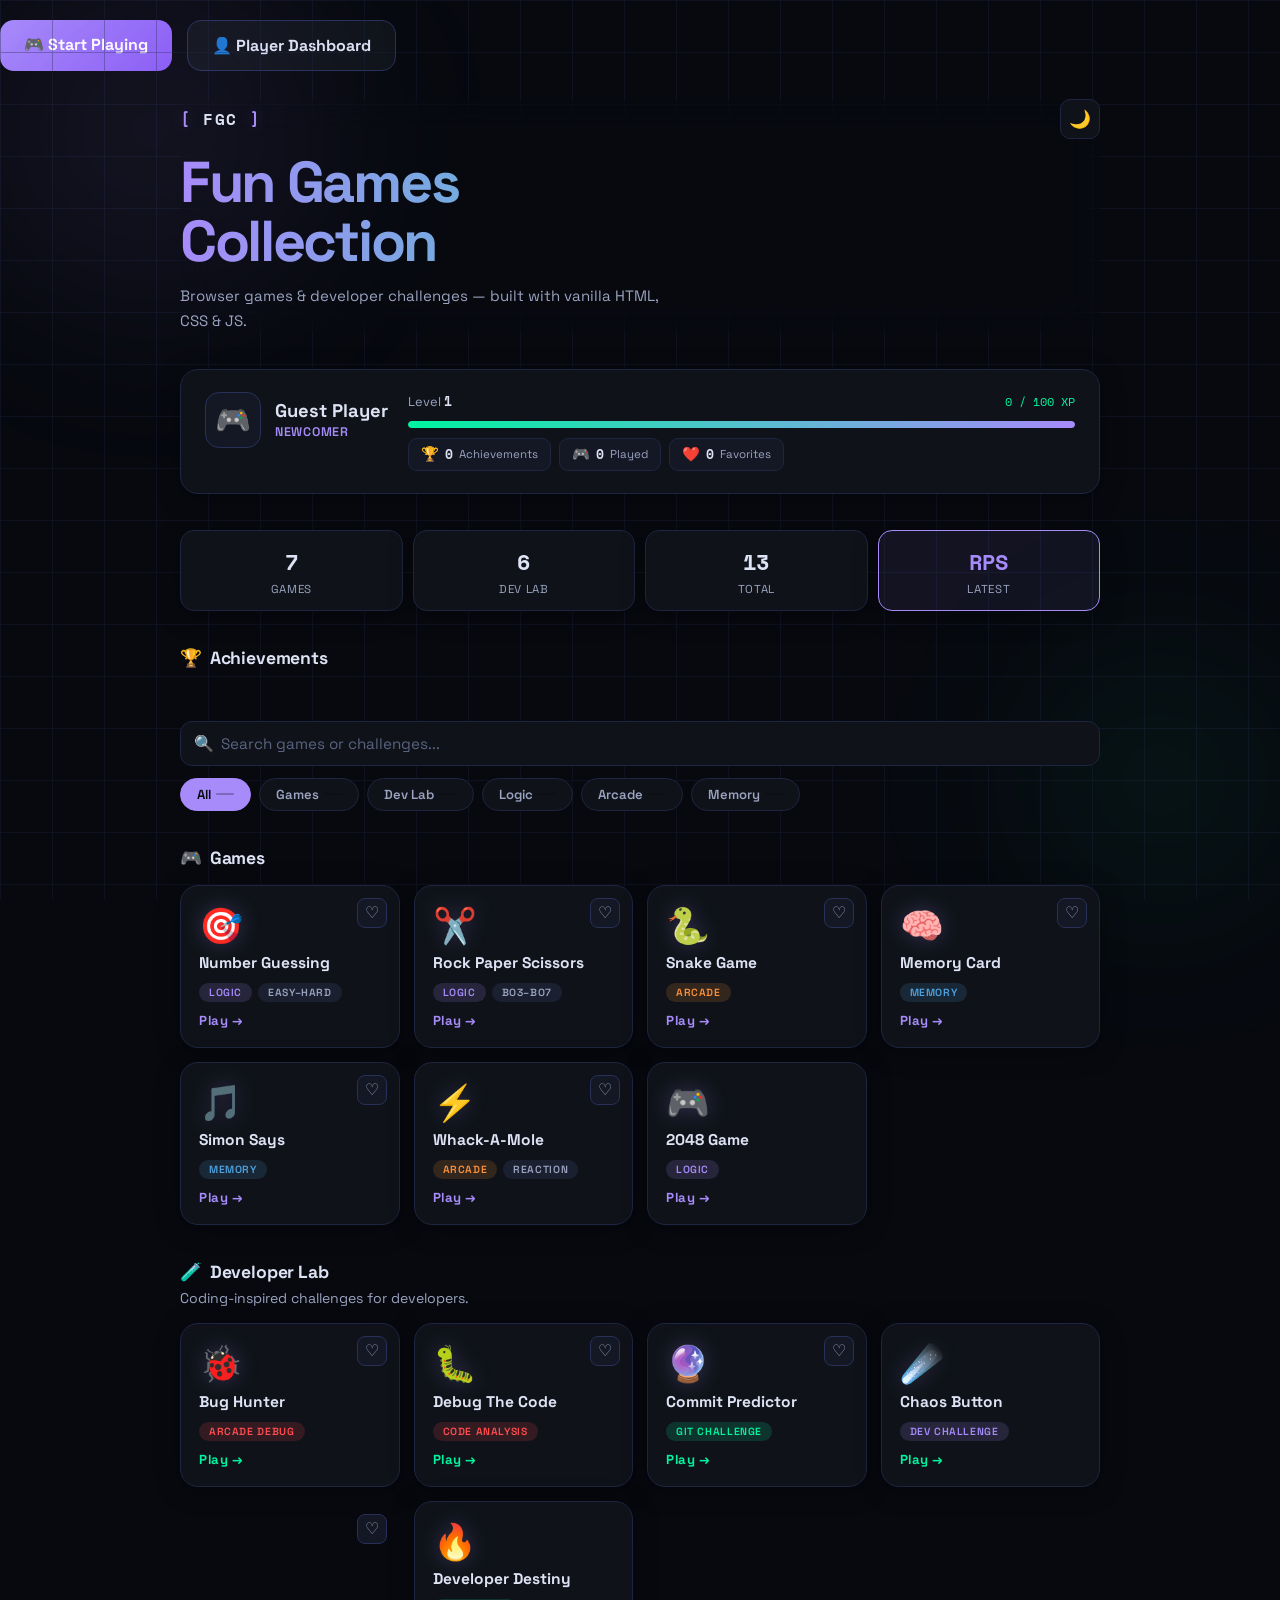
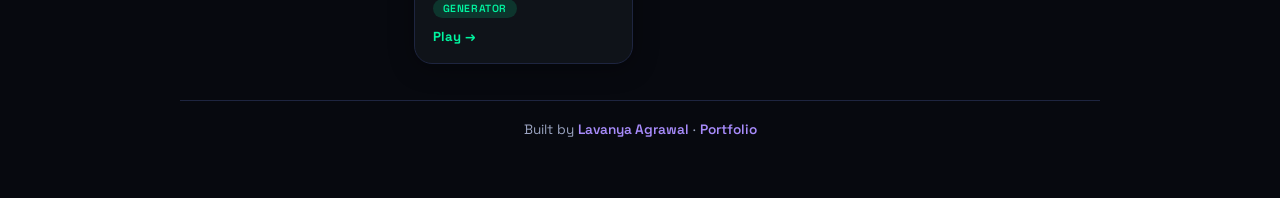
<file: index.html>
<!DOCTYPE html>
<html lang="en" data-theme="dark">
<head>
  <meta charset="UTF-8"/>
  <meta name="viewport" content="width=device-width, initial-scale=1.0"/>
  <title>Fun Games Collection · Lavanya Agrawal</title>
  <section class="hero-actions">
  <a href="#gamesGrid" class="hero-btn primary">🎮 Start Playing</a>
  <a href="#profile" class="hero-btn secondary">👤 Player Dashboard</a>
</section>
  <link rel="preconnect" href="https://fonts.googleapis.com"/>
  <link href="https://fonts.googleapis.com/css2?family=Space+Grotesk:wght@400;500;600;700&family=Space+Mono:wght@400;700&display=swap" rel="stylesheet"/>
  <link rel="stylesheet" href="style.css"/>
</head>
<body>

  <!-- ── AMBIENT BG ── -->
  <div class="ambient-grid" aria-hidden="true"></div>
  <div class="ambient-blob b1" aria-hidden="true"></div>
  <div class="ambient-blob b2" aria-hidden="true"></div>

  <div class="page">

    <!-- ══════════════════════════════════════
         HEADER
    ══════════════════════════════════════ -->
    <header class="hub-header">
      <div class="header-top">
        <div class="brand">
          <span class="brand-bracket">[</span>
          <span class="brand-text">FGC</span>
          <span class="brand-bracket">]</span>
        </div>
        <button id="themeToggle" class="theme-btn" aria-label="Toggle theme" title="Toggle light/dark">
          <span class="theme-icon">🌙</span>
        </button>
      </div>

      <h1 class="hub-title">Fun Games<br/><em>Collection</em></h1>
      <p class="hub-sub">Browser games &amp; developer challenges — built with vanilla HTML, CSS &amp; JS.</p>
    </header>

    <!-- ══════════════════════════════════════
         PLAYER PROFILE + XP
    ══════════════════════════════════════ -->
    <section class="profile-section" aria-label="Player profile">
      <div class="profile-card">

        <div class="profile-left">
          <div class="avatar" id="avatar">🎮</div>
          <div class="profile-meta">
            <h2 class="player-name" id="playerName">Guest Player</h2>
            <p class="player-title" id="playerTitle">Newcomer</p>
          </div>
        </div>

        <div class="profile-right">
          <div class="xp-row">
            <span class="xp-label">Level <strong id="levelNum">1</strong></span>
            <span class="xp-val" id="xpVal">0 / 100 XP</span>
          </div>
          <div class="xp-track">
            <div class="xp-fill" id="xpFill" data-width="0%"></div>
          </div>
          <div class="profile-chips">
            <div class="pchip">
              <span class="pchip-icon">🏆</span>
              <span class="pchip-val" id="achieveCount">0</span>
              <span class="pchip-lbl">Achievements</span>
            </div>
            <div class="pchip">
              <span class="pchip-icon">🎮</span>
              <span class="pchip-val" id="gamesPlayedCount">0</span>
              <span class="pchip-lbl">Played</span>
            </div>
            <div class="pchip">
              <span class="pchip-icon">❤️</span>
              <span class="pchip-val" id="favCount">0</span>
              <span class="pchip-lbl">Favorites</span>
            </div>
          </div>
        </div>

      </div>
    </section>

    <!-- ══════════════════════════════════════
         STATS PANEL
    ══════════════════════════════════════ -->
    <section class="stats-section" aria-label="Collection stats">
      <div class="stats-row">
        <div class="stat-card">
          <span class="stat-num" id="gamesCount">7</span>
          <span class="stat-lbl">Games</span>
        </div>
        <div class="stat-card">
          <span class="stat-num" id="devCount">6</span>
          <span class="stat-lbl">Dev Lab</span>
        </div>
        <div class="stat-card">
          <span class="stat-num" id="totalCount">13</span>
          <span class="stat-lbl">Total</span>
        </div>
        <div class="stat-card highlight">
          <span class="stat-num" id="latestProject">RPS</span>
          <span class="stat-lbl">Latest</span>
        </div>
      </div>
    </section>

    <!-- ══════════════════════════════════════
         RECENTLY PLAYED
    ══════════════════════════════════════ -->
    <section class="recent-section hidden" id="recentSection" aria-label="Recently played">
      <h2 class="section-title">
        <span class="stitle-icon">🕒</span> Recently Played
        <button class="clear-recent-btn" id="clearRecent" title="Clear history">✕ Clear</button>
      </h2>
      <div class="recent-row" id="recentRow"></div>
    </section>

    <!-- ══════════════════════════════════════
         FAVORITES
    ══════════════════════════════════════ -->
    <section class="fav-section hidden" id="favSection" aria-label="Favorite games">
      <h2 class="section-title"><span class="stitle-icon">❤️</span> Favorites</h2>
      <div class="recent-row" id="favRow"></div>
    </section>

    <!-- ══════════════════════════════════════
         ACHIEVEMENTS
    ══════════════════════════════════════ -->
    <section class="achieve-section" aria-label="Achievements">
      <h2 class="section-title"><span class="stitle-icon">🏆</span> Achievements</h2>
      <div class="achieve-grid" id="achievementContainer"></div>
    </section>

    <!-- ══════════════════════════════════════
         SEARCH + FILTER
    ══════════════════════════════════════ -->
    <section class="search-filter-section" aria-label="Search and filter">
      <div class="search-wrap">
        <span class="search-icon">🔍</span>
        <input
          type="text"
          id="searchInput"
          class="search-input"
          placeholder="Search games or challenges..."
          autocomplete="off"
          aria-label="Search games"
        />
        <button class="search-clear hidden" id="searchClear" aria-label="Clear search">✕</button>
      </div>

      <div class="filter-row" role="group" aria-label="Filter by category">
        <button class="filter-btn active" data-filter="all">All <span class="filter-count" id="fc-all"></span></button>
        <button class="filter-btn" data-filter="games">Games <span class="filter-count" id="fc-games"></span></button>
        <button class="filter-btn" data-filter="developer">Dev Lab <span class="filter-count" id="fc-developer"></span></button>
        <button class="filter-btn" data-filter="logic">Logic <span class="filter-count" id="fc-logic"></span></button>
        <button class="filter-btn" data-filter="arcade">Arcade <span class="filter-count" id="fc-arcade"></span></button>
        <button class="filter-btn" data-filter="memory">Memory <span class="filter-count" id="fc-memory"></span></button>
      </div>

      <div class="no-results hidden" id="noResults">
        <span>😔</span>
        <p>No games found. Try a different search.</p>
      </div>
    </section>

    <!-- ══════════════════════════════════════
         GAMES GRID
    ══════════════════════════════════════ -->
    <section aria-label="Games">
      <h2 class="section-title" id="gamesTitle"><span class="stitle-icon">🎮</span> Games</h2>
      <div class="game-grid" id="gamesGrid">

        <a class="game-card" href="Number-Guessing-Game/" data-name="number guessing logic" data-category="games logic" data-id="numguess">
          <button class="fav-btn" data-id="numguess" aria-label="Favorite">♡</button>
          <div class="game-icon">🎯</div>
          <h3>Number Guessing</h3>
          <div class="card-meta">
            <span class="game-tag tag-logic">Logic</span>
            <span class="game-tag tag-diff">Easy–Hard</span>
          </div>
          <span class="play-btn">Play →</span>
        </a>

        <a class="game-card" href="Rock-Paper-Scissors/" data-name="rock paper scissors arcade logic" data-category="games logic" data-id="rps">
          <button class="fav-btn" data-id="rps" aria-label="Favorite">♡</button>
          <div class="game-icon">✂️</div>
          <h3>Rock Paper Scissors</h3>
          <div class="card-meta">
            <span class="game-tag tag-logic">Logic</span>
            <span class="game-tag tag-diff">Bo3–Bo7</span>
          </div>
          <span class="play-btn">Play →</span>
        </a>

        <a class="game-card" href="Snake-Game/" data-name="snake game arcade" data-category="games arcade" data-id="snake">
          <button class="fav-btn" data-id="snake" aria-label="Favorite">♡</button>
          <div class="game-icon">🐍</div>
          <h3>Snake Game</h3>
          <div class="card-meta">
            <span class="game-tag tag-arcade">Arcade</span>
          </div>
          <span class="play-btn">Play →</span>
        </a>

        <a class="game-card" href="Memory-Card-Game/" data-name="memory card matching" data-category="games memory" data-id="memory">
          <button class="fav-btn" data-id="memory" aria-label="Favorite">♡</button>
          <div class="game-icon">🧠</div>
          <h3>Memory Card</h3>
          <div class="card-meta">
            <span class="game-tag tag-memory">Memory</span>
          </div>
          <span class="play-btn">Play →</span>
        </a>

        <a class="game-card" href="Simon-Says-Game/" data-name="simon says memory sequence" data-category="games memory" data-id="simon">
          <button class="fav-btn" data-id="simon" aria-label="Favorite">♡</button>
          <div class="game-icon">🎵</div>
          <h3>Simon Says</h3>
          <div class="card-meta">
            <span class="game-tag tag-memory">Memory</span>
          </div>
          <span class="play-btn">Play →</span>
        </a>

        <a class="game-card" href="Whack-A-Mole/" data-name="whack a mole reaction" data-category="games arcade" data-id="whack">
          <button class="fav-btn" data-id="whack" aria-label="Favorite">♡</button>
          <div class="game-icon">⚡</div>
          <h3>Whack-A-Mole</h3>
          <div class="card-meta">
            <span class="game-tag tag-arcade">Arcade</span>
            <span class="game-tag tag-diff">Reaction</span>
          </div>
          <span class="play-btn">Play →</span>
        </a>

        <a class="game-card" href="2048-Game/" data-name="2048 puzzle logic numbers" data-category="games logic" data-id="2048">
          <button class="fav-btn" data-id="2048" aria-label="Favorite">♡</button>
          <div class="game-icon">🎮</div>
          <h3>2048 Game</h3>
          <div class="card-meta">
            <span class="game-tag tag-logic">Logic</span>
          </div>
          <span class="play-btn">Play →</span>
        </a>

      </div>
    </section>

    <!-- ══════════════════════════════════════
         DEVELOPER LAB
    ══════════════════════════════════════ -->
    <section class="dev-lab-section" aria-label="Developer lab">
      <h2 class="section-title"><span class="stitle-icon">🧪</span> Developer Lab</h2>
      <p class="section-sub">Coding-inspired challenges for developers.</p>

      <div class="game-grid" id="devGrid">

        <a class="game-card dev-card" href="Developer-Lab/Bug-Hunter/index.html" data-name="bug hunter debug arcade" data-category="developer" data-id="bughunter">
          <button class="fav-btn" data-id="bughunter" aria-label="Favorite">♡</button>
          <div class="game-icon">🐞</div>
          <h3>Bug Hunter</h3>
          <div class="card-meta">
            <span class="game-tag tag-debug">Arcade Debug</span>
          </div>
          <span class="play-btn">Play →</span>
        </a>

        <a class="game-card dev-card" href="Developer-Lab/Debug-The-Code/index.html" data-name="debug the code analysis" data-category="developer" data-id="debugcode">
          <button class="fav-btn" data-id="debugcode" aria-label="Favorite">♡</button>
          <div class="game-icon">🐛</div>
          <h3>Debug The Code</h3>
          <div class="card-meta">
            <span class="game-tag tag-debug">Code Analysis</span>
          </div>
          <span class="play-btn">Play →</span>
        </a>

        <a class="game-card dev-card" href="Developer-Lab/Commit-Predictor/index.html" data-name="commit predictor git" data-category="developer" data-id="commitpredictor">
          <button class="fav-btn" data-id="commitpredictor" aria-label="Favorite">♡</button>
          <div class="game-icon">🔮</div>
          <h3>Commit Predictor</h3>
          <div class="card-meta">
            <span class="game-tag tag-git">Git Challenge</span>
          </div>
          <span class="play-btn">Play →</span>
        </a>

        <a class="game-card dev-card" href="Developer-Lab/Chaos-Button/index.html" data-name="chaos button challenge" data-category="developer" data-id="chaos">
          <button class="fav-btn" data-id="chaos" aria-label="Favorite">♡</button>
          <div class="game-icon">☄️</div>
          <h3>Chaos Button</h3>
          <div class="card-meta">
            <span class="game-tag tag-reaction">Dev Challenge</span>
          </div>
          <span class="play-btn">Play →</span>
        </a>

        <a class="game-card dev-card" href="Developer-Lab/Cosmic-Coder-Generator/index.html" data-name="cosmic coder generator" data-category="developer" data-id="cosmic">
          <button class="fav-btn" data-id="cosmic" aria-label="Favorite">♡</button>
          <div class="game-icon">🌌</div>
          <h3>Cosmic Coder</h3>
          <div class="card-meta">
            <span class="game-tag tag-generator">Generator</span>
          </div>
          <span class="play-btn">Play →</span>
        </a>

        <a class="game-card dev-card" href="Developer-Lab/Developer-Destiny/index.html" data-name="developer destiny generator" data-category="developer" data-id="destiny">
          <button class="fav-btn" data-id="destiny" aria-label="Favorite">♡</button>
          <div class="game-icon">🔥</div>
          <h3>Developer Destiny</h3>
          <div class="card-meta">
            <span class="game-tag tag-generator">Generator</span>
          </div>
          <span class="play-btn">Play →</span>
        </a>

      </div>
    </section>

    <!-- ══════════════════════════════════════
         FOOTER
    ══════════════════════════════════════ -->
    <footer class="hub-footer">
      <p>
        Built by
        <a href="https://github.com/lavanyaag23" target="_blank" rel="noopener">Lavanya Agrawal</a>
        ·
        <a href="https://lavanyaagrawal.vercel.app" target="_blank" rel="noopener">Portfolio</a>
      </p>
    </footer>

  </div><!-- .page -->

  <script src="script.js"></script>
</body>
</html>
</file>
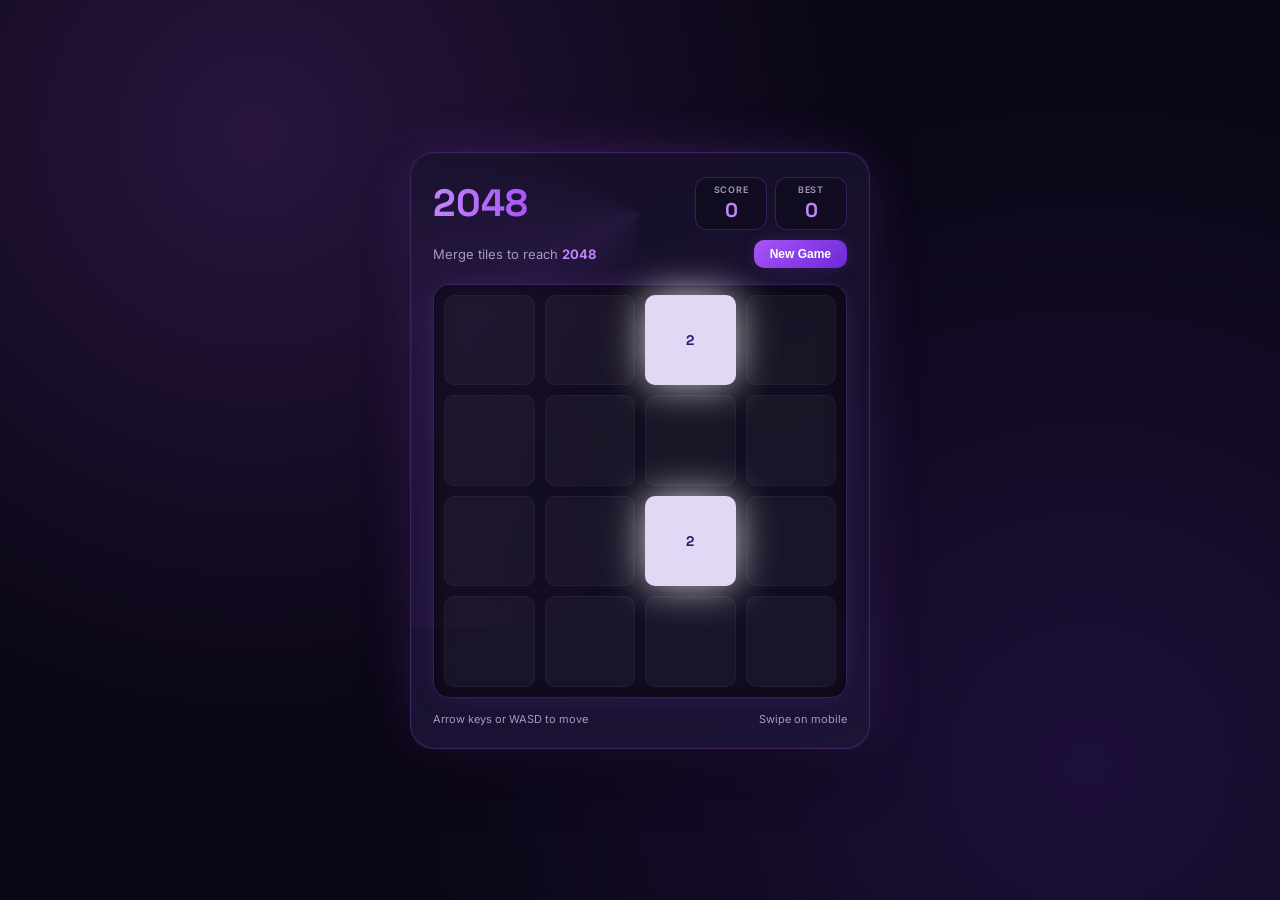
<file: 2048-Game/index.html>
<!DOCTYPE html>
<html lang="en">
<head>
<meta charset="UTF-8">
<meta name="viewport" content="width=device-width, initial-scale=1.0">
<title>2048</title>
<link rel="preconnect" href="https://fonts.googleapis.com">
<link href="https://fonts.googleapis.com/css2?family=Space+Grotesk:wght@500;700&family=Inter:wght@400;500;600;700&display=swap" rel="stylesheet">
<link rel="stylesheet" href="style.css">
</head>
<body>

<div class="app">
  <div class="panel">

    <header>
      <div class="header-top">
        <h1>2048</h1>
        <div class="score-cluster">
          <div class="score-box">
            <span class="score-label">Score</span>
            <span class="score-value" id="score">0</span>
          </div>
          <div class="score-box">
            <span class="score-label">Best</span>
            <span class="score-value" id="best">0</span>
          </div>
        </div>
      </div>
      <div class="header-sub">
        <p class="subtitle">Merge tiles to reach <strong>2048</strong></p>
        <button class="new-game-btn" id="newGameBtn">New Game</button>
      </div>
    </header>

    <div class="board-wrap">
      <div class="board" id="board">
        <div class="board-bg">
          <div class="cell"></div><div class="cell"></div>
          <div class="cell"></div><div class="cell"></div>
          <div class="cell"></div><div class="cell"></div>
          <div class="cell"></div><div class="cell"></div>
          <div class="cell"></div><div class="cell"></div>
          <div class="cell"></div><div class="cell"></div>
          <div class="cell"></div><div class="cell"></div>
          <div class="cell"></div><div class="cell"></div>
        </div>
        <div class="tiles-layer" id="tilesLayer"></div>
      </div>
    </div>

    <div class="hint-row">
      <span class="hint">Arrow keys or WASD to move</span>
      <span class="hint">Swipe on mobile</span>
    </div>

  </div>

  <!-- overlays -->
  <div class="overlay hidden" id="winOverlay">
    <div class="overlay-modal">
      <div class="overlay-emoji">🎉</div>
      <h2>You reached 2048!</h2>
      <p>Amazing! Keep going or start fresh.</p>
      <div class="overlay-btns">
        <button class="primary-btn" id="keepGoingBtn">Keep Going</button>
        <button class="secondary-btn" id="winNewBtn">New Game</button>
      </div>
    </div>
  </div>

  <div class="overlay hidden" id="loseOverlay">
    <div class="overlay-modal">
      <div class="overlay-emoji">💀</div>
      <h2>Game Over</h2>
      <p>Final score: <span id="finalScore">0</span></p>
      <button class="primary-btn" id="loseNewBtn">Try Again</button>
    </div>
  </div>
</div>

<script src="script.js"></script>
</body>
</html>
</file>
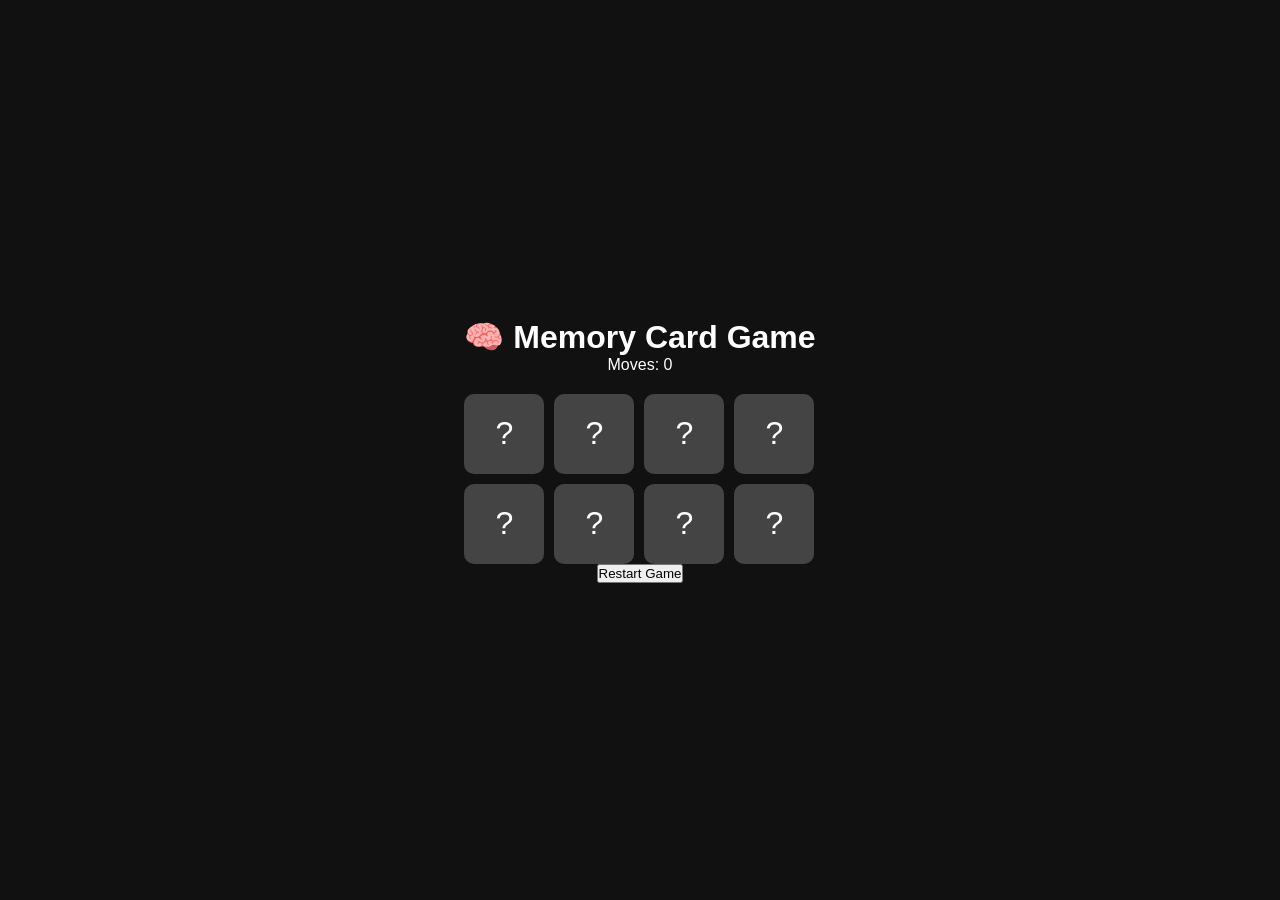
<file: Memory Card Game/Index.html>
<!DOCTYPE html>
<html lang="en">
<head>
    <meta charset="UTF-8">
    <meta name="viewport" content="width=device-width, initial-scale=1.0">
    <title>Memory Card Game</title>
    <link rel="stylesheet" href="style.css">
</head>
<body>

    <div class="container">
        <h1>🧠 Memory Card Game</h1>

        <div class="stats">
            Moves: <span id="moves">0</span>
        </div>

        <div class="game-board" id="gameBoard"></div>

        <button onclick="startGame()">Restart Game</button>
    </div>

    <script src="script.js"></script>
</body>
</html>
</file>
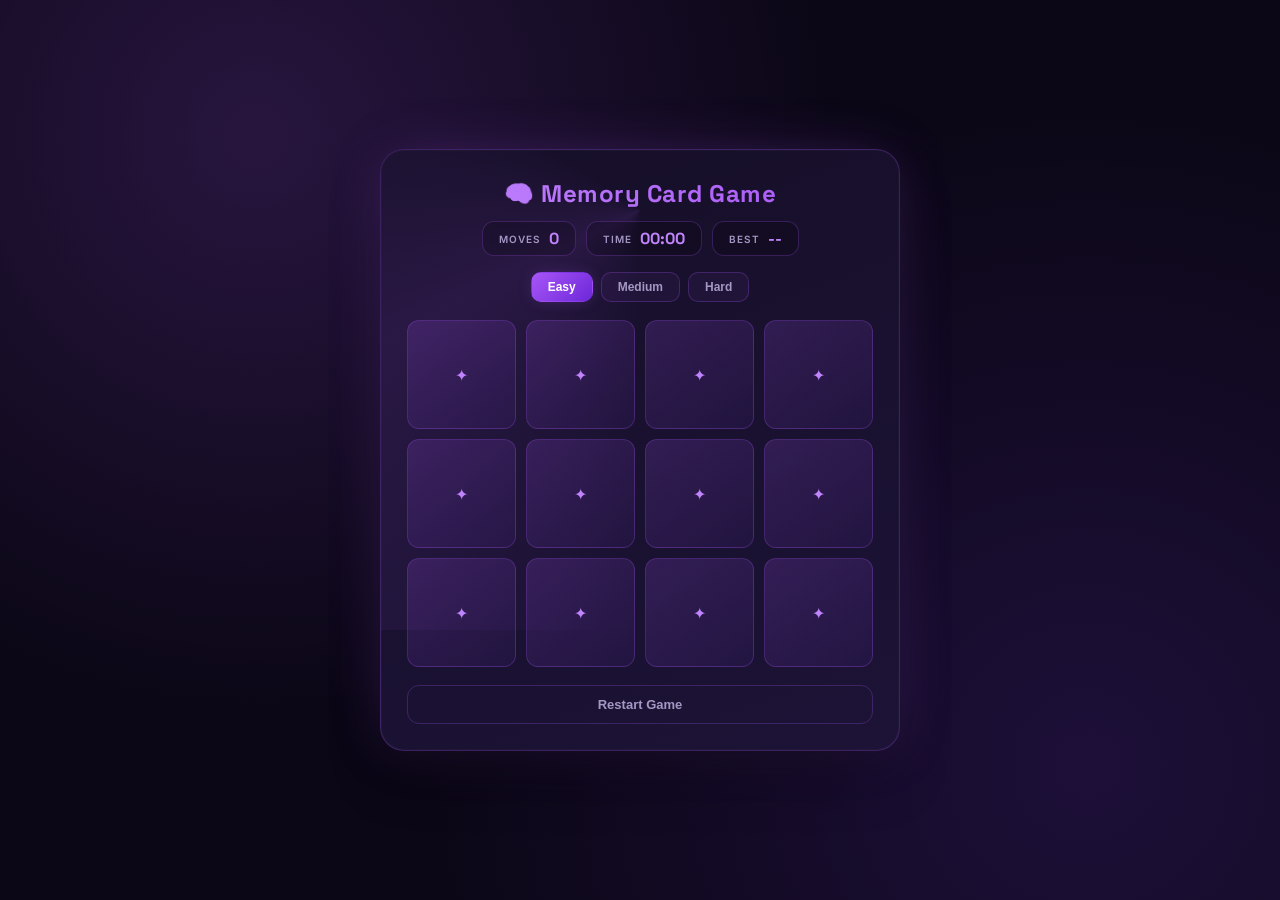
<file: Memory-Card-Game/index.html>
<!DOCTYPE html>
<html lang="en">
<head>
<meta charset="UTF-8">
<meta name="viewport" content="width=device-width, initial-scale=1.0">
<title>Memory Card Game</title>
<link rel="preconnect" href="https://fonts.googleapis.com">
<link href="https://fonts.googleapis.com/css2?family=Space+Grotesk:wght@500;700&family=Inter:wght@400;500;600;700&display=swap" rel="stylesheet">
<link rel="stylesheet" href="style.css">
</head>
<body>

<div class="app">
  <div class="panel">
    <header>
      <h1>🧠 Memory Card Game</h1>
      <div class="stats-row">
        <div class="stat-pill">
          <span class="stat-label">Moves</span>
          <span class="stat-value" id="moves">0</span>
        </div>
        <div class="stat-pill">
          <span class="stat-label">Time</span>
          <span class="stat-value" id="timer">00:00</span>
        </div>
        <div class="stat-pill">
          <span class="stat-label">Best</span>
          <span class="stat-value" id="bestStat">--</span>
        </div>
      </div>
    </header>

    <div class="difficulty-row" id="difficultyRow">
      <button class="diff-btn active" data-diff="easy">Easy</button>
      <button class="diff-btn" data-diff="medium">Medium</button>
      <button class="diff-btn" data-diff="hard">Hard</button>
    </div>

    <div class="board" id="board"></div>

    <button class="reset-btn" id="restartBtn">Restart Game</button>
  </div>

  <div class="win-overlay hidden" id="winOverlay">
    <div class="win-modal">
      <h2>🎉 You Win!</h2>
      <p>Moves: <span id="winMoves">0</span></p>
      <p>Time: <span id="winTime">00:00</span></p>
      <p class="best-tag hidden" id="newBestTag">🏆 New Best!</p>
      <button class="primary-btn" id="playAgainBtn">Play Again</button>
    </div>
  </div>
</div>

<script src="script.js"></script>
</body>
</html>
</file>
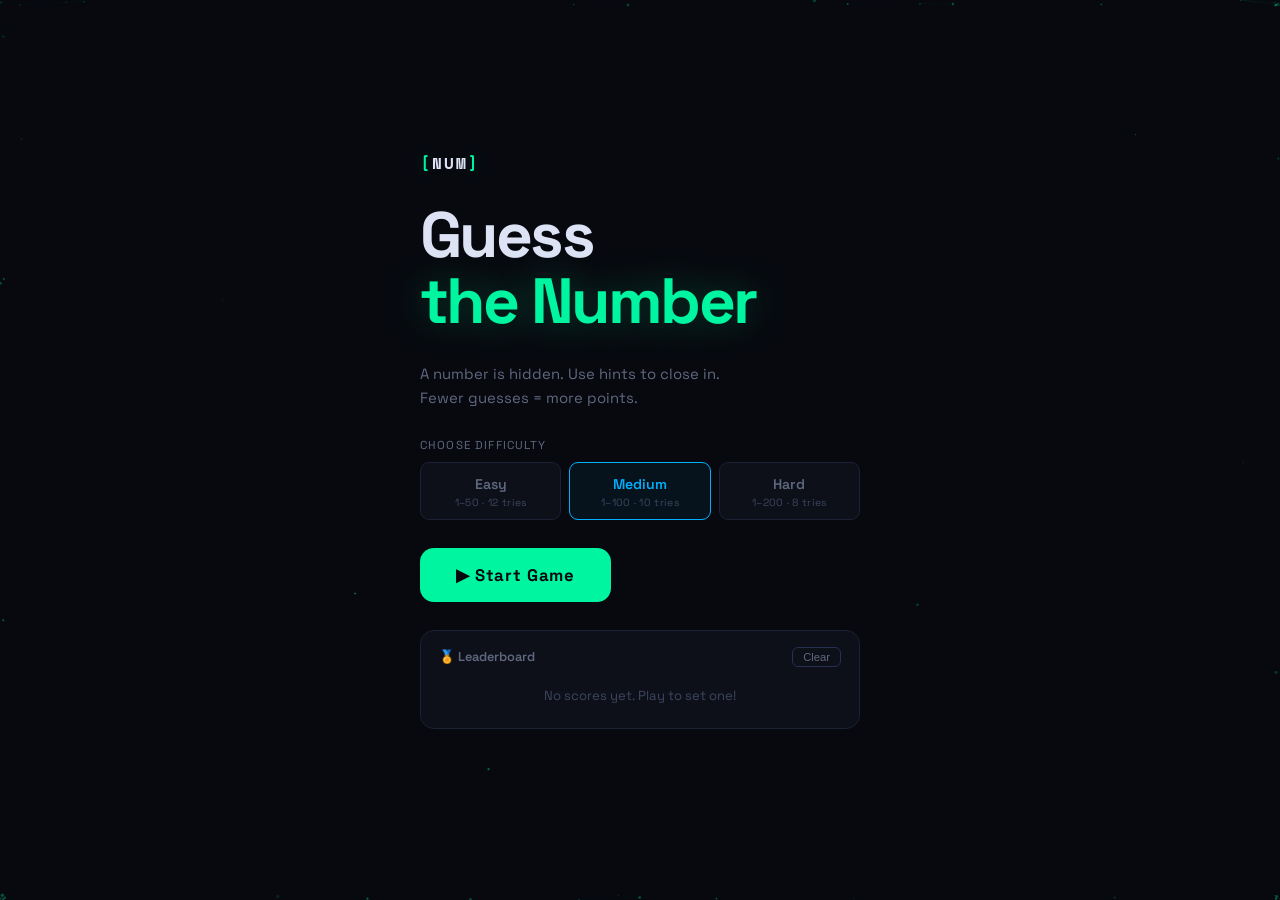
<file: Number Guessing Game/Index.html>
<!DOCTYPE html>
<html lang="en">
<head>
  <meta charset="UTF-8"/>
  <meta name="viewport" content="width=device-width, initial-scale=1.0, maximum-scale=1.0"/>
  <title>NUMGAME · Guess the Number</title>
  <link rel="stylesheet" href="style.css"/>
  <link href="https://fonts.googleapis.com/css2?family=Space+Grotesk:wght@400;500;600;700&family=Space+Mono:wght@400;700&display=swap" rel="stylesheet"/>
</head>
<body>

  <!-- Ambient canvas -->
  <canvas id="bg-canvas"></canvas>
  <!-- Confetti canvas -->
  <canvas id="confetti-canvas"></canvas>

  <!-- ══════════════════════════════════
       SCREEN 1 — START SCREEN
  ══════════════════════════════════ -->
  <div class="screen" id="screen-start">
    <div class="start-inner">
      <div class="start-logo">
        <span class="logo-bracket">[</span>NUM<span class="logo-bracket">]</span>
      </div>
      <h1 class="start-title">Guess<br/><em>the Number</em></h1>
      <p class="start-sub">A number is hidden. Use hints to close in.<br/>Fewer guesses = more points.</p>

      <!-- Difficulty pick -->
      <div class="diff-group">
        <p class="diff-heading">Choose difficulty</p>
        <div class="diff-row">
          <button class="diff-btn" data-diff="easy">
            <span class="diff-name">Easy</span>
            <span class="diff-info">1–50 · 12 tries</span>
          </button>
          <button class="diff-btn active" data-diff="medium">
            <span class="diff-name">Medium</span>
            <span class="diff-info">1–100 · 10 tries</span>
          </button>
          <button class="diff-btn" data-diff="hard">
            <span class="diff-name">Hard</span>
            <span class="diff-info">1–200 · 8 tries</span>
          </button>
        </div>
      </div>

      <button class="btn-start" id="btn-start">▶ Start Game</button>

      <!-- Leaderboard -->
      <div class="lb-box" id="lb-box">
        <div class="lb-header">
          <span>🏅 Leaderboard</span>
          <button class="lb-clear-btn" id="lb-clear">Clear</button>
        </div>
        <ul class="lb-list" id="lb-list"></ul>
        <p class="lb-empty hidden" id="lb-empty">No scores yet. Play to set one!</p>
      </div>
    </div>
  </div>

  <!-- ══════════════════════════════════
       SCREEN 2 — GAME SCREEN
  ══════════════════════════════════ -->
  <div class="screen hidden" id="screen-game">
    <div class="game-wrap">

      <!-- Top bar -->
      <div class="topbar">
        <button class="btn-icon" id="btn-pause" title="Pause">⏸</button>
        <div class="topbar-scores">
          <div class="mini-score"><span class="ms-label">Score</span><span class="ms-val" id="cur-score">0</span></div>
          <div class="mini-score"><span class="ms-label">Best</span><span class="ms-val" id="cur-best">0</span></div>
          <div class="mini-score streak-chip"><span class="ms-label">Streak</span><span class="ms-val" id="cur-streak">0🔥</span></div>
        </div>
        <div class="diff-badge" id="diff-badge">Medium</div>
      </div>

      <!-- Attempt dots -->
      <div class="attempt-bar">
        <div class="dots-row" id="dots-row"></div>
        <span class="tries-label"><span id="tries-used">0</span>/<span id="tries-total">10</span></span>
      </div>

      <!-- Heat meter -->
      <div class="heat-row">
        <span class="heat-end cold-lbl">❄️</span>
        <div class="heat-track">
          <div class="heat-thumb" id="heat-thumb"></div>
        </div>
        <span class="heat-end hot-lbl">🔥</span>
        <span class="heat-word" id="heat-word">—</span>
      </div>

      <!-- Range pill -->
      <div class="range-pill">
        <span class="range-arrow" id="range-low">1</span>
        <span class="range-sep">···</span>
        <span class="range-arrow" id="range-high">100</span>
      </div>

      <!-- Input -->
      <div class="input-zone">
        <input type="number" id="guess-input" class="guess-input" placeholder="?" autocomplete="off"/>
        <button class="btn-guess" id="btn-guess">Guess</button>
      </div>

      <!-- Feedback -->
      <div class="feedback-box" id="feedback-box">
        <span class="fb-icon" id="fb-icon">💡</span>
        <span class="fb-text" id="fb-text">Enter a number and press Guess.</span>
      </div>

      <!-- History -->
      <div class="history-panel" id="history-panel" style="display:none">
        <div class="history-hdr">
          <span>Guess history</span><span id="hist-count"></span>
        </div>
        <ul class="history-list" id="history-list"></ul>
      </div>

    </div>
  </div>

  <!-- ══════════════════════════════════
       SCREEN 3 — PAUSE SCREEN
  ══════════════════════════════════ -->
  <div class="screen hidden overlay-screen" id="screen-pause">
    <div class="modal">
      <div class="modal-title">⏸ Paused</div>
      <p class="modal-sub">Take your time.</p>
      <div class="modal-actions">
        <button class="btn-modal-primary" id="btn-resume">▶ Resume</button>
        <button class="btn-modal-ghost" id="btn-quit">↩ Quit to Menu</button>
      </div>
    </div>
  </div>

  <!-- ══════════════════════════════════
       SCREEN 4 — END SCREEN
  ══════════════════════════════════ -->
  <div class="screen hidden overlay-screen" id="screen-end">
    <div class="modal end-modal">
      <div class="end-icon" id="end-icon"></div>
      <h2 class="end-title" id="end-title"></h2>
      <p class="end-msg" id="end-msg"></p>
      <div class="end-stats" id="end-stats"></div>
      <div class="modal-actions">
        <button class="btn-modal-primary" id="btn-play-again">▶ Play Again</button>
        <button class="btn-modal-ghost" id="btn-menu">↩ Main Menu</button>
      </div>
    </div>
  </div>

  <script src="script.js"></script>
</body>
</html>
</file>
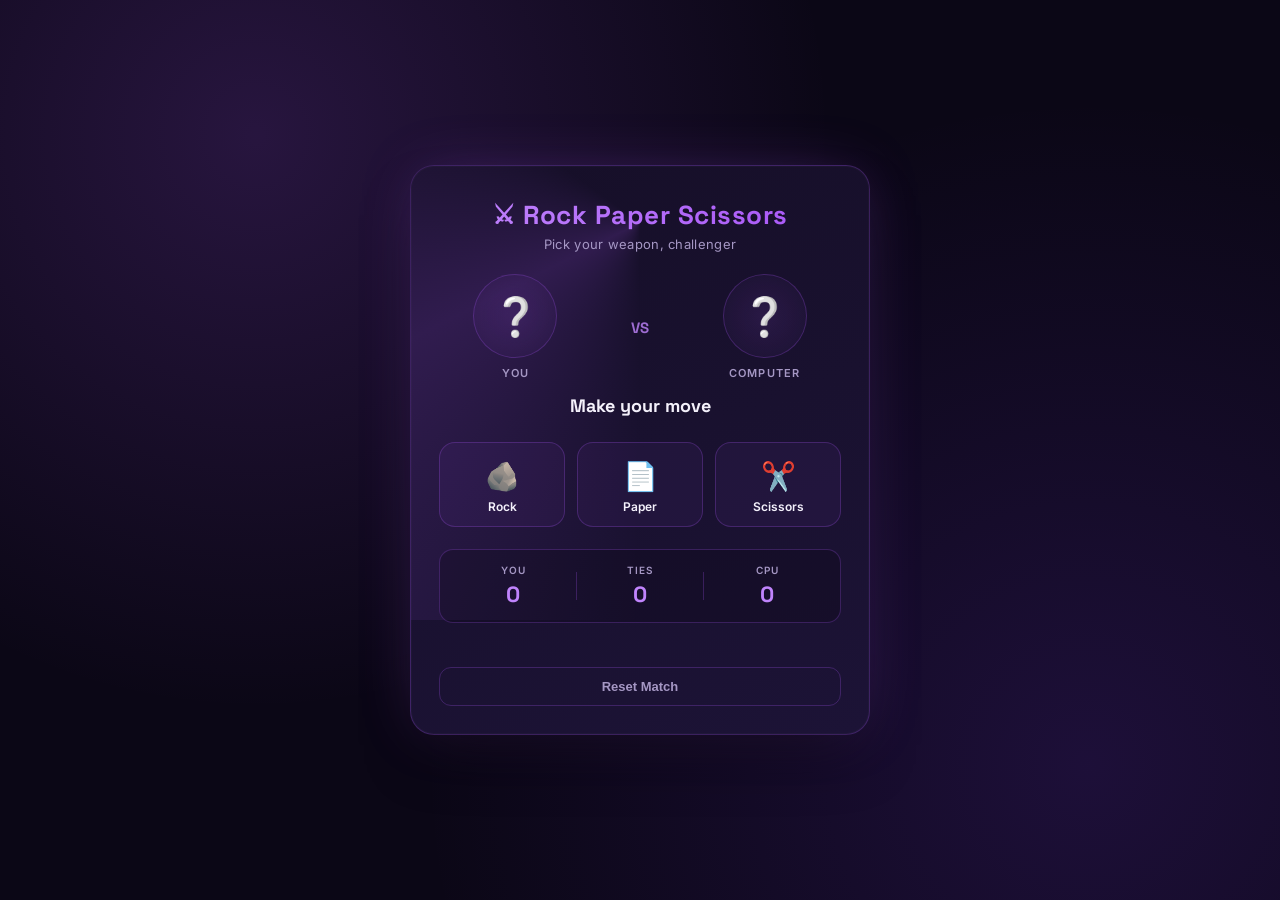
<file: Rock Paper Scissors/Index.html>
<!DOCTYPE html>
<html lang="en">
<head>
<meta charset="UTF-8">
<meta name="viewport" content="width=device-width, initial-scale=1.0">
<title>Rock Paper Scissors</title>
<link rel="preconnect" href="https://fonts.googleapis.com">
<link href="https://fonts.googleapis.com/css2?family=Space+Grotesk:wght@500;700&family=Inter:wght@400;500;600;700&display=swap" rel="stylesheet">
<link rel="stylesheet" href="style.css">
</head>
<body>

<div class="app">
  <div class="card">
    <header>
      <h1>⚔ Rock Paper Scissors</h1>
      <p class="subtitle">Pick your weapon, challenger</p>
    </header>

    <div class="arena">
      <div class="combatant">
        <div class="choice-display" id="playerDisplay">❔</div>
        <span class="label">You</span>
      </div>
      <div class="vs">VS</div>
      <div class="combatant">
        <div class="choice-display" id="computerDisplay">❔</div>
        <span class="label">Computer</span>
      </div>
    </div>

    <div class="result-banner" id="resultBanner">Make your move</div>

    <div class="choices">
      <button class="choice-btn" data-choice="rock"><span class="icon">🪨</span><span>Rock</span></button>
      <button class="choice-btn" data-choice="paper"><span class="icon">📄</span><span>Paper</span></button>
      <button class="choice-btn" data-choice="scissors"><span class="icon">✂️</span><span>Scissors</span></button>
    </div>

    <div class="scoreboard">
      <div class="score-item">
        <span class="score-label">You</span>
        <span class="score-value" id="playerScore">0</span>
      </div>
      <div class="score-divider"></div>
      <div class="score-item">
        <span class="score-label">Ties</span>
        <span class="score-value" id="tieScore">0</span>
      </div>
      <div class="score-divider"></div>
      <div class="score-item">
        <span class="score-label">CPU</span>
        <span class="score-value" id="computerScore">0</span>
      </div>
    </div>

    <div class="streak" id="streakDisplay"></div>

    <button class="reset-btn" id="resetBtn">Reset Match</button>
  </div>
</div>

<script src="script.js"></script>
</body>
</html>
</file>
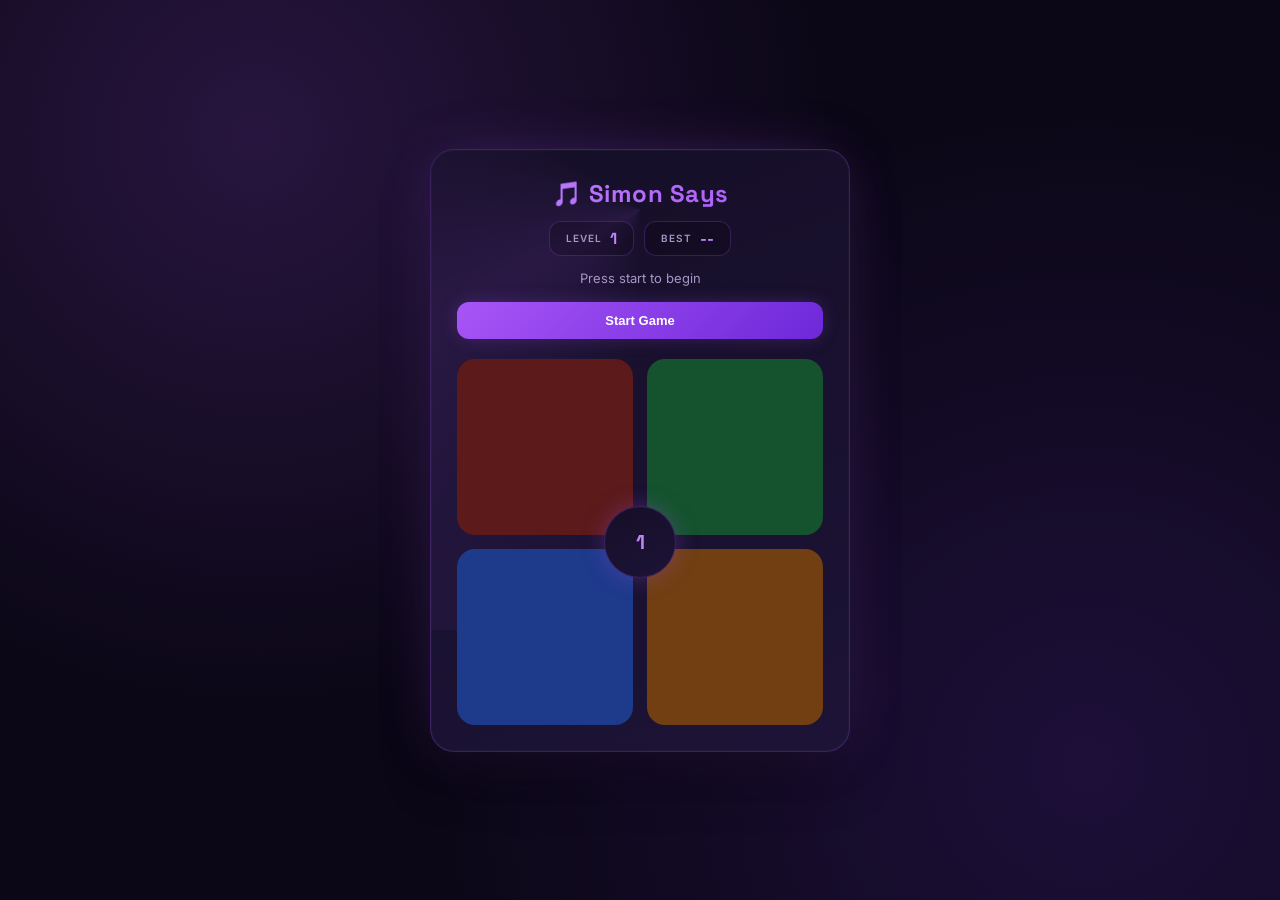
<file: Simon Says Game/Index.html>
<!DOCTYPE html>
<html lang="en">
<head>
<meta charset="UTF-8">
<meta name="viewport" content="width=device-width, initial-scale=1.0">
<title>Simon Says</title>
<link rel="preconnect" href="https://fonts.googleapis.com">
<link href="https://fonts.googleapis.com/css2?family=Space+Grotesk:wght@500;700&family=Inter:wght@400;500;600;700&display=swap" rel="stylesheet">
<link rel="stylesheet" href="style.css">
</head>
<body>

<div class="app">
  <div class="panel">
    <header>
      <h1>🎵 Simon Says</h1>
      <div class="stats-row">
        <div class="stat-pill">
          <span class="stat-label">Level</span>
          <span class="stat-value" id="levelStat">1</span>
        </div>
        <div class="stat-pill">
          <span class="stat-label">Best</span>
          <span class="stat-value" id="bestStat">--</span>
        </div>
      </div>
    </header>

    <p class="status-text" id="statusText">Press start to begin</p>

    <button class="primary-btn full-width" id="startBtn">Start Game</button>

    <div class="pad-grid" id="padGrid">
      <div class="center-badge" id="centerBadge">1</div>
      <button class="pad red" data-color="red" title="Red pad" aria-label="Red"></button>
      <button class="pad green" data-color="green" title="Green pad" aria-label="Green"></button>
      <button class="pad blue" data-color="blue" title="Blue pad" aria-label="Blue"></button>
      <button class="pad yellow" data-color="yellow" title="Yellow pad" aria-label="Yellow"></button>
    </div>
  </div>

  <div class="win-overlay hidden" id="endOverlay">
    <div class="win-modal">
      <h2>Game Over</h2>
      <p>Level Reached: <span id="finalLevel">1</span></p>
      <p class="best-tag hidden" id="newBestTag">🏆 New Best!</p>
      <button class="primary-btn" id="playAgainBtn">Play Again</button>
    </div>
  </div>
</div>

<script src="script.js"></script>
</body>
</html>
</file>
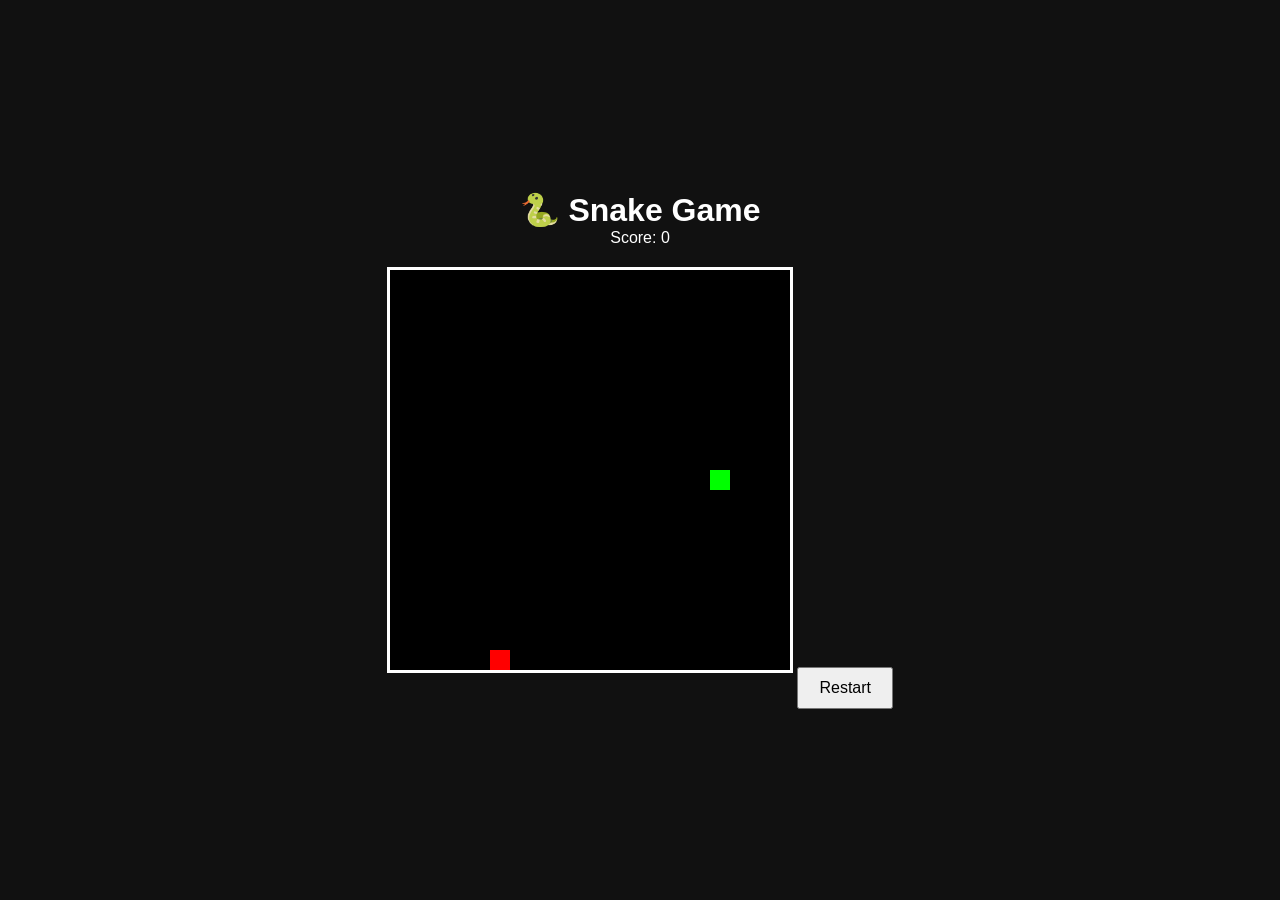
<file: Snake Game/Index.html>
<!DOCTYPE html>
<html lang="en">
<head>
    <meta charset="UTF-8">
    <meta name="viewport" content="width=device-width, initial-scale=1.0">
    <title>Snake Game</title>
    <link rel="stylesheet" href="style.css">
</head>
<body>

    <div class="game-container">
        <h1>🐍 Snake Game</h1>

        <div class="score-board">
            Score: <span id="score">0</span>
        </div>

        <canvas id="gameCanvas" width="400" height="400"></canvas>

        <button onclick="restartGame()">Restart</button>
    </div>

    <script src="script.js"></script>

</body>
</html>
</file>
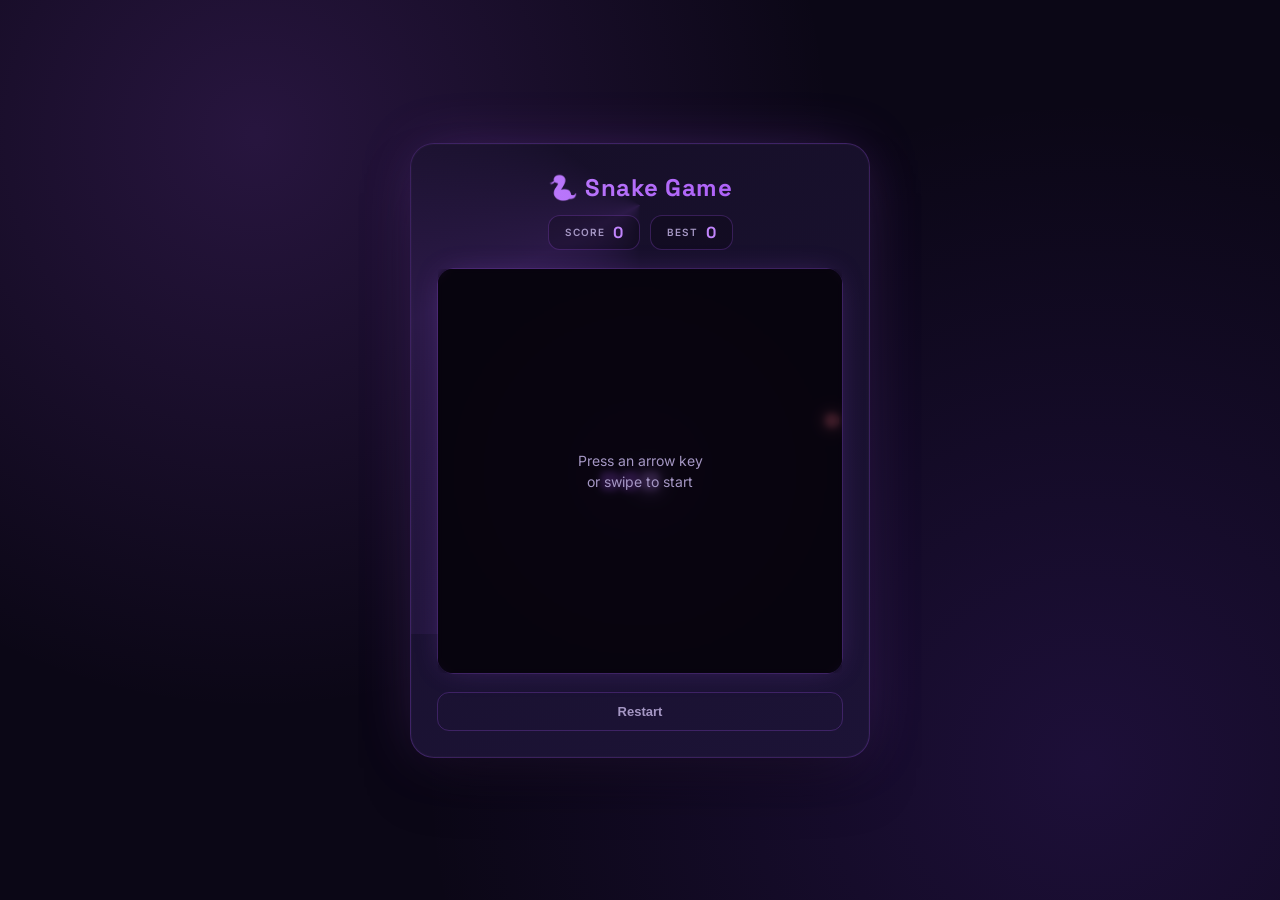
<file: Snake-Game/index.html>
<!DOCTYPE html>
<html lang="en">
<head>
<meta charset="UTF-8">
<meta name="viewport" content="width=device-width, initial-scale=1.0">
<title>Snake Game</title>
<link rel="preconnect" href="https://fonts.googleapis.com">
<link href="https://fonts.googleapis.com/css2?family=Space+Grotesk:wght@500;700&family=Inter:wght@400;500;600;700&display=swap" rel="stylesheet">
<link rel="stylesheet" href="style.css">
</head>
<body>

<div class="app">
  <div class="card">
    <header>
      <h1>🐍 Snake Game</h1>
      <div class="score-row">
        <div class="score-pill">
          <span class="score-label">Score</span>
          <span class="score-value" id="score">0</span>
        </div>
        <div class="score-pill">
          <span class="score-label">Best</span>
          <span class="score-value" id="bestScore">0</span>
        </div>
      </div>
    </header>

    <div class="board-wrap">
      <canvas id="gameCanvas" width="400" height="400"></canvas>

      <div class="overlay" id="startOverlay">
        <p>Press an arrow key<br>or swipe to start</p>
      </div>

      <div class="overlay hidden" id="gameOverOverlay">
        <h2>Game Over</h2>
        <p class="final-score">Score: <span id="finalScore">0</span></p>
        <button class="primary-btn" id="playAgainBtn">Play Again</button>
      </div>
    </div>

    <div class="dpad" id="dpad">
      <button class="dpad-btn dpad-up" data-dir="up" aria-label="Up">▲</button>
      <div class="dpad-mid">
        <button class="dpad-btn dpad-left" data-dir="left" aria-label="Left">◀</button>
        <button class="dpad-btn dpad-down" data-dir="down" aria-label="Down">▼</button>
        <button class="dpad-btn dpad-right" data-dir="right" aria-label="Right">▶</button>
      </div>
    </div>

    <button class="reset-btn" id="restartBtn">Restart</button>
  </div>
</div>

<script src="script.js"></script>
</body>
</html>
</file>
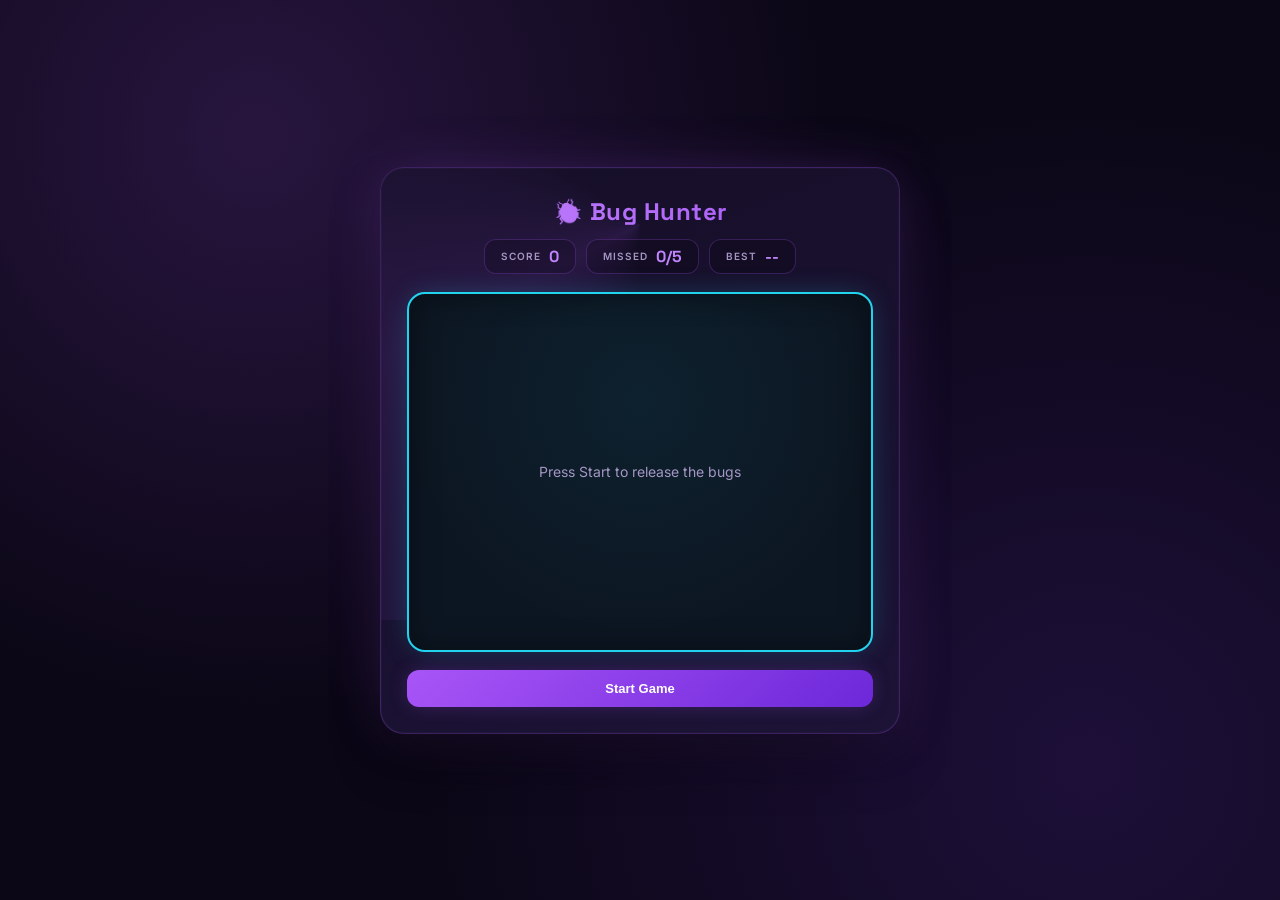
<file: Developer-Lab/Bug-Hunter/index.html>
<!DOCTYPE html>
<html lang="en">
<head>
<meta charset="UTF-8">
<meta name="viewport" content="width=device-width, initial-scale=1.0">
<title>Bug Hunter</title>
<link rel="preconnect" href="https://fonts.googleapis.com">
<link href="https://fonts.googleapis.com/css2?family=Space+Grotesk:wght@500;700&family=Inter:wght@400;500;600;700&display=swap" rel="stylesheet">
<link rel="stylesheet" href="style.css">
</head>
<body>

<div class="app">
  <div class="panel">
    <header>
      <h1>🐞 Bug Hunter</h1>
      <div class="stats-row">
        <div class="stat-pill">
          <span class="stat-label">Score</span>
          <span class="stat-value" id="score">0</span>
        </div>
        <div class="stat-pill">
          <span class="stat-label">Missed</span>
          <span class="stat-value" id="missed">0/5</span>
        </div>
        <div class="stat-pill">
          <span class="stat-label">Best</span>
          <span class="stat-value" id="bestStat">--</span>
        </div>
      </div>
    </header>

    <div class="arena" id="arena">
      <p class="arena-hint" id="arenaHint">Press Start to release the bugs</p>
    </div>

    <button class="primary-btn full-width" id="startBtn">Start Game</button>
  </div>

  <div class="win-overlay hidden" id="endOverlay">
    <div class="win-modal">
      <h2>🐞 Game Over</h2>
      <p>Final Score: <span id="finalScore">0</span></p>
      <p class="best-tag hidden" id="newBestTag">🏆 New Best!</p>
      <button class="primary-btn" id="playAgainBtn">Play Again</button>
    </div>
  </div>
</div>

<script src="script.js"></script>
</body>
</html>
</file>
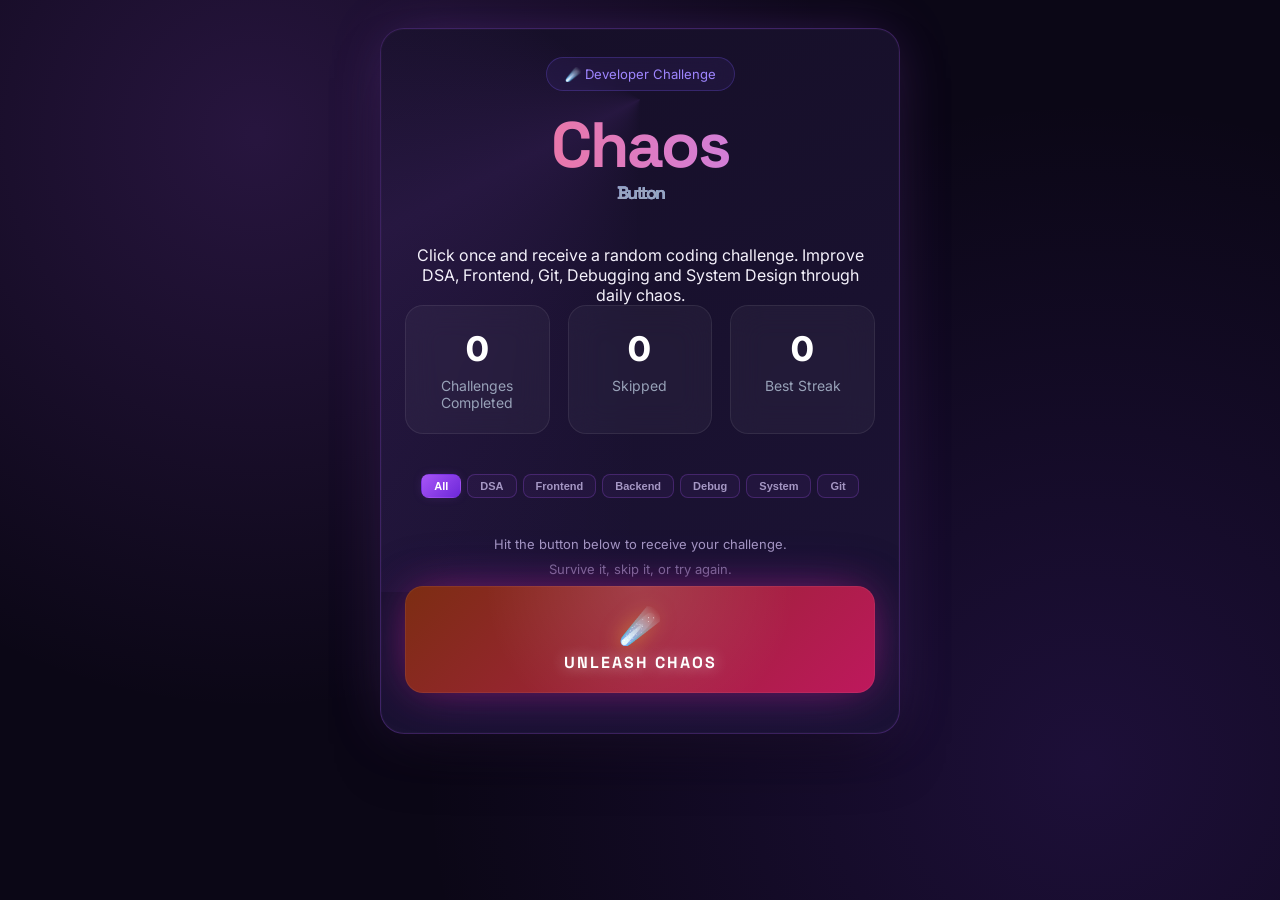
<file: Developer-Lab/Chaos-Button/index.html>
<!DOCTYPE html>
<html lang="en">
<head>
<meta charset="UTF-8">
<meta name="viewport" content="width=device-width, initial-scale=1.0">
<title>Chaos Button</title>
<link rel="preconnect" href="https://fonts.googleapis.com">
<link href="https://fonts.googleapis.com/css2?family=Space+Grotesk:wght@500;700&family=Inter:wght@400;500;600;700&family=JetBrains+Mono:wght@400;700&display=swap" rel="stylesheet">
<link rel="stylesheet" href="style.css">
</head>
<body>

<div class="app">
  <div class="panel">

    <header class="hero">

    <div class="hero-badge">
        <span>☄️ Developer Challenge</span>
    </div>

    <h1>
        Chaos
        <span>Button</span>
    </h1>

    <p class="hero-subtitle">
        Click once and receive a random coding challenge.
        Improve DSA, Frontend, Git, Debugging and System Design through daily chaos.
    </p>

    <div class="hero-stats">

        <div class="stat-card">
            <div class="stat-number" id="survivedStat">0</div>
            <div class="stat-text">Challenges Completed</div>
        </div>

        <div class="stat-card">
            <div class="stat-number" id="skippedStat">0</div>
            <div class="stat-text">Skipped</div>
        </div>

        <div class="stat-card">
            <div class="stat-number" id="streakStat">0</div>
            <div class="stat-text">Best Streak</div>
        </div>

    </div>

</header>

    <!-- category filter -->
    <div class="filter-row" id="filterRow">
      <button class="filter-btn active" data-cat="all">All</button>
      <button class="filter-btn" data-cat="dsa">DSA</button>
      <button class="filter-btn" data-cat="frontend">Frontend</button>
      <button class="filter-btn" data-cat="backend">Backend</button>
      <button class="filter-btn" data-cat="debug">Debug</button>
      <button class="filter-btn" data-cat="system">System</button>
      <button class="filter-btn" data-cat="git">Git</button>
    </div>

    <!-- challenge card -->
    <div class="challenge-card hidden" id="challengeCard">
      <div class="card-top">
        <span class="cat-badge" id="catBadge">DSA</span>
        <div class="diff-dots-row">
          <span class="diff-dot" id="d1"></span>
          <span class="diff-dot" id="d2"></span>
          <span class="diff-dot" id="d3"></span>
          <span class="diff-label" id="diffLabel">Easy</span>
        </div>
      </div>
      <p class="challenge-text" id="challengeText">Loading…</p>
      <div class="challenge-footer">
        <span class="timer-display hidden" id="timerDisplay">⏱ <span id="timerCount">30</span>s</span>
        <div class="card-actions">
          <button class="icon-btn" id="copyBtn" title="Copy challenge">📋</button>
          <button class="icon-btn" id="timerToggleBtn" title="Start timer">⏱</button>
        </div>
      </div>
    </div>

    <!-- idle hint -->
    <div class="idle-hint-box" id="idleHint">
      <p>Hit the button below to receive your challenge.</p>
      <p class="hint-sub">Survive it, skip it, or try again.</p>
    </div>

    <!-- THE BUTTON -->
    <button class="chaos-btn" id="chaosBtn">
      <span class="chaos-icon">☄️</span>
      <span class="chaos-label">UNLEASH CHAOS</span>
    </button>

    <!-- survive / skip row -->
    <div class="outcome-row hidden" id="outcomeRow">
      <button class="outcome-btn survive" id="surviveBtn">✅ Survived</button>
      <button class="outcome-btn skip" id="skipBtn">💀 Too Scary</button>
    </div>

    <!-- history -->
    <div class="history-section hidden" id="historySection">
      <p class="history-label">Recent Chaos</p>
      <div class="history-list" id="historyList"></div>
    </div>

  </div>
</div>

<script src="script.js"></script>
</body>
</html>
</file>
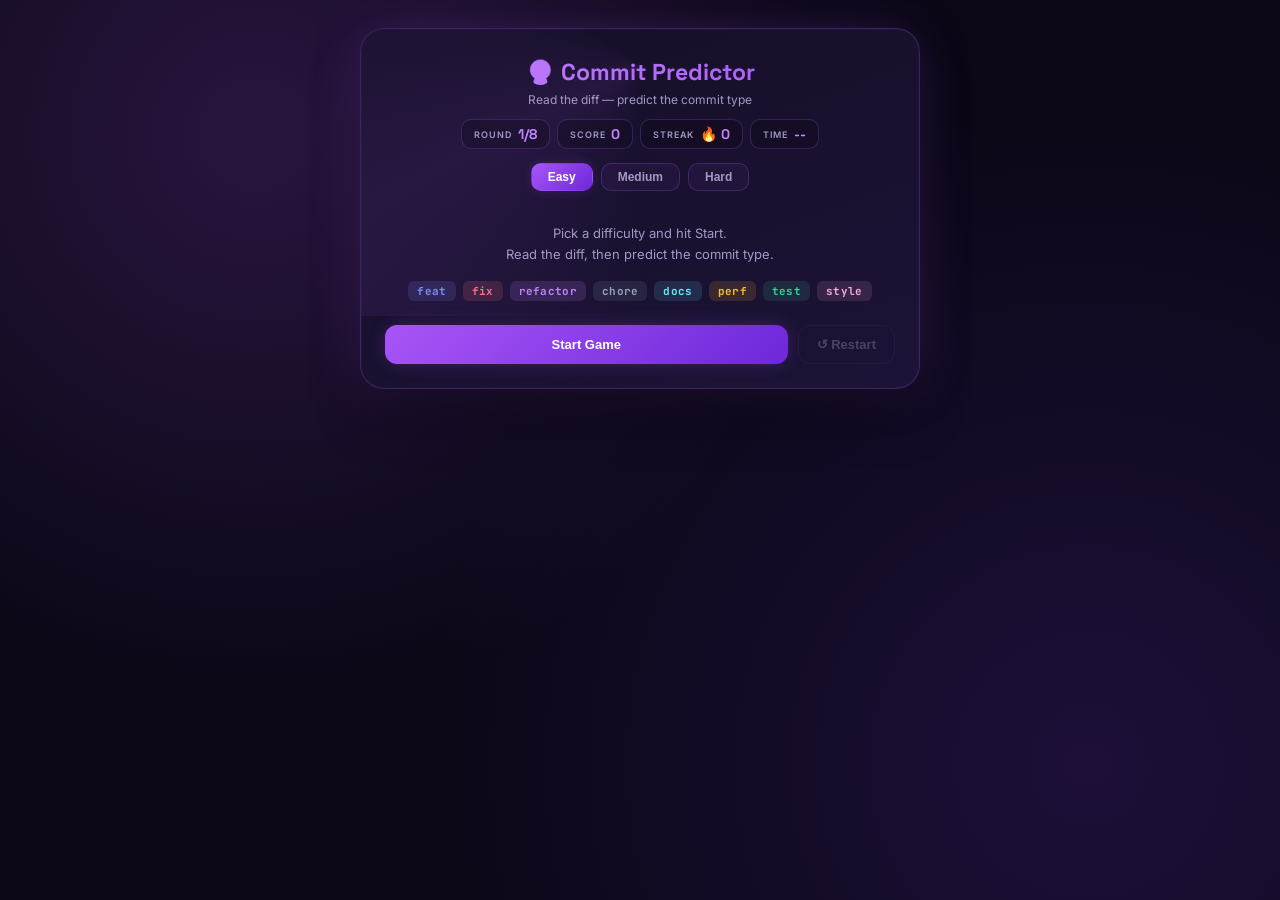
<file: Developer-Lab/Commit-Predictor/index.html>
<!DOCTYPE html>
<html lang="en">
<head>
<meta charset="UTF-8">
<meta name="viewport" content="width=device-width, initial-scale=1.0">
<title>Commit Predictor</title>
<link rel="preconnect" href="https://fonts.googleapis.com">
<link href="https://fonts.googleapis.com/css2?family=Space+Grotesk:wght@500;700&family=Inter:wght@400;500;600;700&family=JetBrains+Mono:wght@400;500;700&display=swap" rel="stylesheet">
<link rel="stylesheet" href="style.css">
</head>
<body>

<div class="app">
  <div class="panel">

    <header>
      <h1>🔮 Commit Predictor</h1>
      <p class="subtitle">Read the diff — predict the commit type</p>
      <div class="stats-row">
        <div class="stat-pill">
          <span class="stat-label">Round</span>
          <span class="stat-value" id="roundStat">1/8</span>
        </div>
        <div class="stat-pill">
          <span class="stat-label">Score</span>
          <span class="stat-value" id="scoreStat">0</span>
        </div>
        <div class="stat-pill">
          <span class="stat-label">Streak</span>
          <span class="stat-value" id="streakStat">🔥 0</span>
        </div>
        <div class="stat-pill">
          <span class="stat-label">Time</span>
          <span class="stat-value" id="timerStat">--</span>
        </div>
      </div>
    </header>

    <div class="difficulty-row">
      <button class="diff-btn active" data-diff="easy">Easy</button>
      <button class="diff-btn" data-diff="medium">Medium</button>
      <button class="diff-btn" data-diff="hard">Hard</button>
    </div>

    <div class="question-header hidden" id="questionHeader">
      <span class="q-label" id="qLabel">Q1</span>
      <span class="q-desc" id="qDesc">What conventional commit type fits this change?</span>
    </div>

    <div class="diff-panel hidden" id="diffPanel">
      <div class="diff-bar">
        <span class="diff-dots">
          <span class="dot red"></span>
          <span class="dot yellow"></span>
          <span class="dot green"></span>
        </span>
        <span class="diff-filename" id="diffFilename">index.js</span>
        <span class="diff-meta" id="diffMeta">+3 -1</span>
      </div>
      <div class="diff-body" id="diffBody"></div>
    </div>

    <div class="options-grid hidden" id="optionsGrid"></div>

    <div class="feedback-box hidden" id="feedbackBox"></div>

    <div class="idle-state" id="idleState">
      <p class="idle-text">Pick a difficulty and hit Start.<br>Read the diff, then predict the commit type.</p>
      <div class="commit-types-legend">
        <span class="badge badge-feat">feat</span>
        <span class="badge badge-fix">fix</span>
        <span class="badge badge-refactor">refactor</span>
        <span class="badge badge-chore">chore</span>
        <span class="badge badge-docs">docs</span>
        <span class="badge badge-perf">perf</span>
        <span class="badge badge-test">test</span>
        <span class="badge badge-style">style</span>
      </div>
    </div>

    <div class="button-row">
      <button class="primary-btn" id="startBtn">Start Game</button>
      <button class="secondary-btn" id="restartBtn" disabled>↺ Restart</button>
    </div>

  </div>

  <div class="win-overlay hidden" id="endOverlay">
    <div class="win-modal">
      <div class="trophy-icon">🏆</div>
      <h2>Round Complete!</h2>
      <div class="result-grid">
        <div class="result-item">
          <span class="result-label">Score</span>
          <span class="result-val" id="finalScore">0</span>
        </div>
        <div class="result-item">
          <span class="result-label">Accuracy</span>
          <span class="result-val" id="finalAccuracy">0%</span>
        </div>
        <div class="result-item">
          <span class="result-label">Best Streak</span>
          <span class="result-val" id="finalStreak">0</span>
        </div>
        <div class="result-item">
          <span class="result-label">Best Score</span>
          <span class="result-val" id="finalBest">0</span>
        </div>
      </div>
      <p class="verdict" id="verdict"></p>
      <p class="best-tag hidden" id="newBestTag">🏆 New Best!</p>
      <button class="primary-btn" id="playAgainBtn">Play Again</button>
    </div>
  </div>
</div>

<script src="script.js"></script>
</body>
</html>
</file>
<file: style.css>
/* ================================================================
   FUN GAMES COLLECTION — style.css
   Dark/light theme · purple glassmorphic · Space Grotesk + Mono
   ================================================================ */

/* ── TOKENS ─────────────────────────────────────────────────── */
:root {
  /* dark (default) */
  --bg:           #07090f;
  --bg2:          #0d1018;
  --surface:      #0f1319;
  --surface2:     #141824;
  --surface3:     #1a2030;
  --border:       #1e2540;
  --border2:      #28305a;

  --neon:         #a78bfa;          /* purple accent */
  --neon2:        #00f5a0;          /* green accent (tags / XP) */
  --neon-glow:    rgba(167,139,250,.25);
  --neon-dim:     rgba(167,139,250,.08);
  --neon2-glow:   rgba(0,245,160,.22);

  --hot:          #ff4e50;
  --warm:         #fc913a;
  --blue:         #4fa3e0;

  --text:         #dde3f4;
  --text2:        #9aa3c0;
  --muted:        #3d4568;
  --muted2:       #5a6380;

  --sans:  'Space Grotesk', sans-serif;
  --mono:  'Space Mono', monospace;
  --r:     14px;
  --rsm:   9px;
  --card-r: 18px;
  --t:     .22s cubic-bezier(.4,0,.2,1);

  --shadow: 0 4px 24px rgba(0,0,0,.35);
  --shadow-hover: 0 10px 40px rgba(0,0,0,.5);
}

/* LIGHT THEME */
[data-theme="light"] {
  --bg:           #f0f2fa;
  --bg2:          #e8eaf5;
  --surface:      #ffffff;
  --surface2:     #f4f5fc;
  --surface3:     #eceef8;
  --border:       #d4d8ee;
  --border2:      #b8bfe0;

  --neon:         #7c3aed;
  --neon2:        #059669;
  --neon-glow:    rgba(124,58,237,.18);
  --neon-dim:     rgba(124,58,237,.07);
  --neon2-glow:   rgba(5,150,105,.18);

  --text:         #1a1d30;
  --text2:        #4a5070;
  --muted:        #c0c6e0;
  --muted2:       #8890b0;

  --shadow: 0 4px 20px rgba(60,70,140,.1);
  --shadow-hover: 0 10px 40px rgba(60,70,140,.18);
}

/* ── RESET ──────────────────────────────────────────────────── */
*, *::before, *::after { box-sizing: border-box; margin: 0; padding: 0; }
html { scroll-behavior: smooth; }
body {
  background: var(--bg);
  color: var(--text);
  font-family: var(--sans);
  min-height: 100vh;
  overflow-x: hidden;
  transition: background var(--t), color var(--t);
}
a { text-decoration: none; color: inherit; }
button { font-family: var(--sans); }

/* ── AMBIENT ─────────────────────────────────────────────────── */
.ambient-grid {
  position: fixed; inset: 0; pointer-events: none; z-index: 0;
  background-image:
    linear-gradient(var(--border) 1px, transparent 1px),
    linear-gradient(90deg, var(--border) 1px, transparent 1px);
  background-size: 52px 52px;
  opacity: .35;
  transition: opacity var(--t);
}
[data-theme="light"] .ambient-grid { opacity: .18; }

.ambient-blob {
  position: fixed; pointer-events: none; z-index: 0;
  border-radius: 50%; filter: blur(80px);
}
.b1 { width: 500px; height: 500px; top: -120px; left: -100px; background: radial-gradient(circle, rgba(167,139,250,.12), transparent 70%); }
.b2 { width: 400px; height: 400px; bottom: -80px; right: -80px; background: radial-gradient(circle, rgba(0,245,160,.08), transparent 70%); }
[data-theme="light"] .b1 { background: radial-gradient(circle, rgba(124,58,237,.08), transparent 70%); }
[data-theme="light"] .b2 { background: radial-gradient(circle, rgba(5,150,105,.06), transparent 70%); }

/* ── PAGE ────────────────────────────────────────────────────── */
.page {
  position: relative; z-index: 1;
  max-width: 960px; margin: 0 auto;
  padding: 28px 20px 60px;
  display: flex; flex-direction: column; gap: 36px;
}

/* ── HEADER ──────────────────────────────────────────────────── */
.hub-header { display: flex; flex-direction: column; gap: 14px; }

.header-top {
  display: flex; align-items: center; justify-content: space-between;
}

.brand {
  font-family: var(--mono); font-size: 1rem; font-weight: 700;
  letter-spacing: .1em;
}
.brand-bracket { color: var(--neon); text-shadow: 0 0 14px var(--neon-glow); }
.brand-text    { color: var(--text); }

.theme-btn {
  background: var(--surface); border: 1px solid var(--border);
  border-radius: 10px; width: 40px; height: 40px;
  font-size: 1.1rem; cursor: pointer; display: grid; place-items: center;
  transition: all var(--t);
}
.theme-btn:hover { border-color: var(--neon); box-shadow: 0 0 12px var(--neon-glow); transform: rotate(20deg) scale(1.1); }

.hub-title {
  font-size: clamp(2.4rem, 8vw, 3.6rem);
  font-weight: 700; line-height: 1.02; letter-spacing: -.04em;
  font-family: var(--sans);
  background: linear-gradient(90deg, var(--neon), var(--neon2), #818cf8);
  -webkit-background-clip: text; background-clip: text;
  color: transparent;
  background-size: 200% auto;
  animation: shimmer 4s ease-in-out infinite;
}
.hub-title em { font-style: normal; }

@keyframes shimmer {
  0%, 100% { background-position: 0% 50%; }
  50%       { background-position: 100% 50%; }
}

.hub-sub { color: var(--text2); font-size: .94rem; line-height: 1.6; max-width: 480px; }

/* ── SECTION TITLE ───────────────────────────────────────────── */
.section-title {
  font-size: 1.1rem; font-weight: 700; letter-spacing: -.01em;
  display: flex; align-items: center; gap: 8px; margin-bottom: 16px;
}
.stitle-icon { font-size: 1.1rem; }
.section-sub { color: var(--text2); font-size: .88rem; margin-top: -10px; margin-bottom: 16px; }

/* ── PROFILE CARD ────────────────────────────────────────────── */
.profile-card {
  background: var(--surface); border: 1px solid var(--border);
  border-radius: var(--card-r); padding: 22px 24px;
  display: flex; align-items: flex-start; gap: 20px; flex-wrap: wrap;
  box-shadow: var(--shadow); transition: border-color var(--t);
}
.profile-card:hover { border-color: var(--neon); }

.profile-left { display: flex; align-items: center; gap: 14px; flex-shrink: 0; }

.avatar {
  width: 56px; height: 56px; border-radius: 14px;
  background: var(--surface2); border: 1.5px solid var(--border2);
  display: grid; place-items: center; font-size: 1.8rem;
  transition: all var(--t);
}

.player-name { font-size: 1.15rem; font-weight: 700; }
.player-title { font-size: .78rem; color: var(--neon); font-weight: 600; letter-spacing: .06em; text-transform: uppercase; margin-top: 2px; }

.profile-right { flex: 1; display: flex; flex-direction: column; gap: 10px; min-width: 200px; }

.xp-row {
  display: flex; justify-content: space-between; align-items: center;
  font-size: .8rem;
}
.xp-label { color: var(--text2); }
.xp-label strong { color: var(--text); font-family: var(--mono); }
.xp-val { font-family: var(--mono); font-size: .78rem; color: var(--neon2); }

.xp-track {
  height: 7px; background: var(--surface3); border-radius: 99px; overflow: hidden;
}
.xp-fill {
  height: 100%; border-radius: 99px;
  background: linear-gradient(90deg, var(--neon2), var(--neon));
  transition: width .6s cubic-bezier(.4,0,.2,1);
  box-shadow: 0 0 10px var(--neon2-glow);
}

.profile-chips { display: flex; gap: 8px; flex-wrap: wrap; }

/* profile-stats grid (legacy selector kept for compatibility) */
.profile-stats {
  display: grid;
  grid-template-columns: repeat(auto-fit, minmax(170px, 1fr));
  gap: 16px;
}
.profile-stats > div {
  background: var(--surface2); border: 1px solid var(--border);
  padding: 16px; border-radius: 12px; text-align: center;
}
.profile-stats h4 { font-size: 1.6rem; font-weight: 700; margin-top: 6px; }
.pchip {
  background: var(--surface2); border: 1px solid var(--border);
  border-radius: var(--rsm); padding: 6px 12px;
  display: flex; align-items: center; gap: 6px; font-size: .8rem;
  transition: border-color var(--t);
}
.pchip:hover { border-color: var(--border2); }
.pchip-icon { font-size: .9rem; }
.pchip-val  { font-family: var(--mono); font-weight: 700; color: var(--text); }
.pchip-lbl  { color: var(--text2); font-size: .72rem; }

/* ── STATS ───────────────────────────────────────────────────── */
.stats-row {
  display: grid; grid-template-columns: repeat(4,1fr); gap: 10px;
}
.stat-card {
  background: var(--surface); border: 1px solid var(--border); border-radius: var(--r);
  padding: 14px 16px; display: flex; flex-direction: column; align-items: center; gap: 4px;
  transition: all var(--t); box-shadow: var(--shadow);
}
.stat-card:hover { border-color: var(--border2); transform: translateY(-2px); }
.stat-card.highlight { border-color: var(--neon); background: var(--neon-dim); }
.stat-num { font-family: var(--mono); font-size: 1.4rem; font-weight: 700; color: var(--text); animation: pop .8s ease; }

@keyframes pop { 0% { transform: scale(0); } 100% { transform: scale(1); } }
.stat-card.highlight .stat-num { color: var(--neon); }
.stat-lbl { font-size: .72rem; color: var(--text2); text-transform: uppercase; letter-spacing: .06em; }

/* ── RECENT + FAV ROWS ───────────────────────────────────────── */
.recent-section, .fav-section { display: flex; flex-direction: column; gap: 12px; }

.clear-recent-btn {
  font-size: .7rem; background: none; border: 1px solid var(--border2);
  border-radius: 6px; color: var(--text2); padding: 3px 10px; cursor: pointer;
  margin-left: auto; transition: all var(--t);
}
.clear-recent-btn:hover { border-color: var(--hot); color: var(--hot); }

.recent-row { display: flex; gap: 10px; flex-wrap: wrap; }

.mini-card {
  background: var(--surface); border: 1px solid var(--border); border-radius: 12px;
  padding: 10px 14px; display: flex; align-items: center; gap: 10px;
  cursor: pointer; transition: all var(--t); text-decoration: none; color: var(--text);
  font-size: .85rem; font-weight: 600;
}
.mini-card:hover { border-color: var(--neon); transform: translateY(-2px); box-shadow: 0 6px 20px var(--neon-glow); }
.mini-card .mc-icon { font-size: 1.2rem; }
.mini-card .mc-time { font-size: .68rem; color: var(--text2); font-family: var(--mono); }

/* ── ACHIEVEMENTS ────────────────────────────────────────────── */
.achieve-grid {
  display: grid; grid-template-columns: repeat(auto-fill, minmax(200px, 1fr)); gap: 10px;
}
.achieve-chip {
  background: var(--surface); border: 1px solid var(--border); border-radius: 12px;
  padding: 12px 14px; display: flex; align-items: center; gap: 10px;
  transition: all var(--t);
}
.achieve-chip.unlocked { border-color: var(--neon); background: var(--neon-dim); }
.achieve-chip.locked   { opacity: .45; filter: grayscale(.6); }
.achieve-icon { font-size: 1.4rem; flex-shrink: 0; }
.achieve-info { display: flex; flex-direction: column; gap: 1px; }
.achieve-name { font-size: .82rem; font-weight: 600; color: var(--text); }
.achieve-desc { font-size: .7rem; color: var(--text2); }
.achieve-chip.unlocked .achieve-name { color: var(--neon); }

/* ── SEARCH + FILTER ─────────────────────────────────────────── */
.search-filter-section { display: flex; flex-direction: column; gap: 12px; }

.search-wrap {
  position: relative; display: flex; align-items: center;
}
.search-icon {
  position: absolute; left: 14px; font-size: 1rem; pointer-events: none;
}
.search-input {
  width: 100%; background: var(--surface); border: 1.5px solid var(--border);
  border-radius: 12px; color: var(--text); font-family: var(--sans); font-size: .95rem;
  padding: 12px 42px 12px 40px; outline: none; transition: border-color var(--t), box-shadow var(--t);
}
.search-input:focus {
  border-color: var(--neon); box-shadow: 0 0 0 3px var(--neon-dim);
  transform: scale(1.01);
}
.search-input::placeholder { color: var(--muted2); }
.search-clear {
  position: absolute; right: 14px; background: none; border: none;
  color: var(--text2); font-size: .9rem; cursor: pointer; padding: 4px;
  transition: color var(--t);
}
.search-clear:hover { color: var(--hot); }

.filter-row {
  display: flex; gap: 8px; flex-wrap: wrap;
}
.filter-btn {
  background: var(--surface); border: 1.5px solid var(--border); border-radius: 99px;
  color: var(--text2); font-family: var(--sans); font-size: .82rem; font-weight: 600;
  padding: 7px 16px; cursor: pointer; transition: all var(--t);
  display: flex; align-items: center; gap: 5px;
}
.filter-btn:hover { border-color: var(--border2); color: var(--text); transform: translateY(-3px); }
.filter-btn.active { background: var(--neon); border-color: var(--neon); color: var(--bg); }
.filter-count {
  font-family: var(--mono); font-size: .7rem;
  background: rgba(0,0,0,.2); border-radius: 99px;
  padding: 1px 6px; min-width: 18px; text-align: center;
}
.filter-btn.active .filter-count { background: rgba(0,0,0,.25); }

.no-results {
  display: flex; flex-direction: column; align-items: center; gap: 8px;
  padding: 40px 20px; color: var(--text2); font-size: .9rem;
}
.no-results span { font-size: 2rem; }

/* ── GAME GRID ───────────────────────────────────────────────── */
.game-grid {
  display: grid;
  grid-template-columns: repeat(auto-fill, minmax(200px, 1fr));
  gap: 14px;
}

/* ── GAME CARD ───────────────────────────────────────────────── */
.game-card {
  position: relative;
  background: var(--surface); border: 1.5px solid var(--border);
  border-radius: var(--card-r); padding: 22px 18px 18px;
  display: flex; flex-direction: column; gap: 10px;
  cursor: pointer; transition: all var(--t);
  box-shadow: var(--shadow);
  animation: cardIn .4s ease both;
  overflow: hidden;
}
.game-card::before {
  content: ''; position: absolute; inset: 0; border-radius: var(--card-r);
  background: linear-gradient(135deg, var(--neon-dim), transparent 60%);
  opacity: 0; transition: opacity var(--t);
}
.game-card:hover::before { opacity: 1; }
.game-card:hover {
  border-color: var(--neon); transform: translateY(-5px) scale(1.02);
  box-shadow: var(--shadow-hover), 0 0 30px var(--neon-glow);
}
.game-card:active { transform: translateY(-2px) scale(1); }

.dev-card { border-color: var(--border); }
.dev-card:hover { border-color: var(--neon2); box-shadow: var(--shadow-hover), 0 0 30px var(--neon2-glow); }
.dev-card::before { background: linear-gradient(135deg, rgba(0,245,160,.06), transparent 60%); }

/* fav button */
.fav-btn {
  position: absolute; top: 12px; right: 12px;
  background: var(--surface2); border: 1px solid var(--border2);
  border-radius: 8px; width: 30px; height: 30px;
  font-size: 1rem; cursor: pointer; display: grid; place-items: center;
  transition: all var(--t); color: var(--text2); z-index: 2;
  line-height: 1;
}
.fav-btn:hover { border-color: var(--hot); color: var(--hot); transform: scale(1.15); }
.fav-btn.active { background: rgba(255,78,80,.12); border-color: var(--hot); color: var(--hot); }

.game-icon {
  font-size: 2.2rem; line-height: 1;
  transition: transform var(--t);
  filter: drop-shadow(0 0 10px var(--neon-glow));
}
.game-card::after{
    content:"";
    position:absolute;
    inset:0;
    border-radius:inherit;
    background:linear-gradient(
        120deg,
        transparent,
        rgba(255,255,255,.08),
        transparent
    );
    transform:translateX(-120%);
    transition:.8s;
}

.game-card:hover::after{
    transform:translateX(120%);
}

.game-card h3 { font-size: .97rem; font-weight: 700; line-height: 1.3; padding-right: 26px; }

.card-meta { display: flex; gap: 6px; flex-wrap: wrap; }

.game-tag {
  font-size: .65rem; font-weight: 600; letter-spacing: .06em;
  text-transform: uppercase; border-radius: 999px; padding: 3px 10px;
}
.tag-logic     { background: rgba(167,139,250,.15); color: var(--neon); }
.tag-arcade    { background: rgba(252,145,58,.15);  color: var(--warm); }
.tag-memory    { background: rgba(79,163,224,.15);  color: var(--blue); }
.tag-debug     { background: rgba(255,78,80,.15);   color: var(--hot); }
.tag-git       { background: rgba(0,245,160,.15);   color: var(--neon2); }
.tag-reaction  { background: rgba(167,139,250,.15); color: var(--neon); }
.tag-generator { background: rgba(0,245,160,.15);   color: var(--neon2); }
.tag-diff      { background: var(--surface3); color: var(--text2); }

[data-theme="light"] .game-card     { background: white; color: #1a1d30; border-color: #d4d8ee; }
[data-theme="light"] .game-card::before { background: linear-gradient(135deg, rgba(124,58,237,.05), transparent 60%); }
[data-theme="light"] .search-input  { background: white; }
[data-theme="light"] .filter-btn    { background: #e8eaf5; color: #4a5070; }
[data-theme="light"] .stat-card     { background: white; }

[data-theme="light"] .tag-logic     { background: rgba(124,58,237,.1); color: #7c3aed; }
[data-theme="light"] .tag-arcade    { background: rgba(234,88,12,.1);  color: #c2410c; }
[data-theme="light"] .tag-memory    { background: rgba(37,99,235,.1);  color: #1d4ed8; }
[data-theme="light"] .tag-debug     { background: rgba(220,38,38,.1);  color: #b91c1c; }
[data-theme="light"] .tag-git       { background: rgba(5,150,105,.1);  color: #065f46; }
[data-theme="light"] .tag-reaction  { background: rgba(124,58,237,.1); color: #7c3aed; }
[data-theme="light"] .tag-generator { background: rgba(5,150,105,.1);  color: #065f46; }

.play-btn {
  margin-top: auto; font-size: .82rem; font-weight: 700;
  color: var(--neon); letter-spacing: .04em;
  transition: letter-spacing var(--t);
}
.game-card:hover .play-btn { letter-spacing: .12em; }
.dev-card .play-btn { color: var(--neon2); }

/* card hidden (search/filter) */
.game-card.hidden-card {
  display: none;
}

/* ── FOOTER ──────────────────────────────────────────────────── */
.hub-footer {
  text-align: center; padding-top: 20px;
  border-top: 1px solid var(--border);
  color: var(--text2); font-size: .85rem;
}
.hub-footer a { color: var(--neon); font-weight: 600; transition: opacity var(--t); }
.hub-footer a:hover { opacity: .75; }

/* ── TOAST NOTIFICATION ──────────────────────────────────────── */
.toast {
  position: fixed; bottom: 24px; left: 50%; transform: translateX(-50%) translateY(80px);
  background: var(--surface); border: 1px solid var(--border); border-radius: 12px;
  padding: 12px 22px; font-size: .88rem; font-weight: 600; color: var(--text);
  box-shadow: var(--shadow); z-index: 999;
  transition: transform .3s cubic-bezier(.4,0,.2,1), opacity .3s;
  opacity: 0; pointer-events: none; white-space: nowrap;
}
.toast.show { transform: translateX(-50%) translateY(0); opacity: 1; }
.toast.achieve { border-color: var(--neon); color: var(--neon); }

/* ── XP POP ANIMATION ────────────────────────────────────────── */
.xp-pop {
  position: fixed; pointer-events: none; z-index: 100;
  font-family: var(--mono); font-size: .85rem; font-weight: 700; color: var(--neon2);
  animation: xpFloat 1.4s ease forwards;
}
@keyframes xpFloat {
  0%   { opacity: 1; transform: translateY(0); }
  100% { opacity: 0; transform: translateY(-60px); }
}

/* ── CARD ENTRANCE ───────────────────────────────────────────── */
@keyframes cardIn {
  from { opacity: 0; transform: translateY(16px); }
  to   { opacity: 1; transform: translateY(0); }
}
.game-card:nth-child(1) { animation-delay: .04s; }
.game-card:nth-child(2) { animation-delay: .08s; }
.game-card:nth-child(3) { animation-delay: .12s; }
.game-card:nth-child(4) { animation-delay: .16s; }
.game-card:nth-child(5) { animation-delay: .20s; }
.game-card:nth-child(6) { animation-delay: .24s; }
.game-card:nth-child(7) { animation-delay: .28s; }

/* ── HIDDEN UTIL ─────────────────────────────────────────────── */
.hidden { display: none !important; }

/* ── RESPONSIVE ──────────────────────────────────────────────── */
@media (max-width: 640px) {
  .stats-row { grid-template-columns: repeat(2,1fr); }
  .game-grid { grid-template-columns: repeat(2,1fr); }
  .profile-card { flex-direction: column; }
  .hub-title { font-size: 2.2rem; }
  .page { gap: 28px; }
}
@media (max-width: 380px) {
  .game-grid { grid-template-columns: 1fr; }
  .stats-row { grid-template-columns: repeat(2,1fr); }
  .filter-btn { font-size: .76rem; padding: 6px 12px; }
}
@media (prefers-reduced-motion: reduce) {
  *, *::before, *::after { animation-duration: .01ms !important; transition-duration: .01ms !important; }
}

.hero-actions{
    display:flex;
    gap:15px;
    margin-top:20px;
    flex-wrap:wrap;
}

.hero-btn{
    padding:14px 24px;
    border-radius:14px;
    font-weight:700;
    transition:.3s;
}

.hero-btn.primary{
    background:linear-gradient(135deg,var(--neon),#8b5cf6);
    color:white;
}

.hero-btn.secondary{
    border:1px solid var(--border2);
    background:var(--surface);
}

.hero-btn:hover{
    transform:translateY(-4px);
    box-shadow:0 15px 30px var(--neon-glow);
}

.hub-header{
    position:sticky;
    top:15px;
    z-index:999;
    -webkit-backdrop-filter:blur(18px);
    backdrop-filter:blur(18px);
}
</file>
<file: 2048-Game/style.css>
:root {
  --bg-deep:      #0b0716;
  --bg-card:      #160f28;
  --bg-card-2:    #1c1336;
  --purple:       #a855f7;
  --purple-bright:#c084fc;
  --purple-dim:   #6d28d9;
  --violet-glow:  rgba(168,85,247,0.35);
  --text-main:    #f4f1fb;
  --text-muted:   #a597c4;
  --border:       rgba(168,85,247,0.25);

  --cell-bg: rgba(255,255,255,0.04);

  /* tile palette */
  --t2:    #e2d8f5; --t2-txt:    #2d1b69;
  --t4:    #c4b0ee; --t4-txt:    #2d1b69;
  --t8:    #a78bfa; --t8-txt:    #fff;
  --t16:   #818cf8; --t16-txt:   #fff;
  --t32:   #6366f1; --t32-txt:   #fff;
  --t64:   #c084fc; --t64-txt:   #fff;
  --t128:  #e879f9; --t128-txt:  #fff;
  --t256:  #f472b6; --t256-txt:  #fff;
  --t512:  #fb7185; --t512-txt:  #fff;
  --t1024: #fbbf24; --t1024-txt: #1a0a00;
  --t2048: #f59e0b; --t2048-txt: #1a0a00;
  --tsuper:#fff;    --tsuper-txt:#2d1b69;
}

* { box-sizing: border-box; margin: 0; padding: 0; }

body {
  min-height: 100vh;
  background:
    radial-gradient(circle at 20% 15%, rgba(168,85,247,0.18), transparent 45%),
    radial-gradient(circle at 85% 85%, rgba(124,58,237,0.16), transparent 50%),
    var(--bg-deep);
  font-family: 'Inter', sans-serif;
  color: var(--text-main);
  display: flex;
  align-items: center;
  justify-content: center;
  padding: 24px 16px;
}

.app {
  width: 100%;
  max-width: 460px;
  position: relative;
}

.panel {
  background: linear-gradient(160deg, var(--bg-card) 0%, var(--bg-card-2) 100%);
  border: 1px solid var(--border);
  border-radius: 24px;
  padding: 24px 22px 22px;
  box-shadow:
    0 0 0 1px rgba(255,255,255,0.02) inset,
    0 30px 60px -20px rgba(0,0,0,0.6),
    0 0 60px -15px var(--violet-glow);
  position: relative;
  overflow: hidden;
}

.panel::before {
  content: "";
  position: absolute;
  top: -60%; left: -20%;
  width: 140%; height: 140%;
  background: conic-gradient(from 180deg, transparent, var(--violet-glow), transparent 35%);
  animation: spin 18s linear infinite;
  opacity: 0.28;
  pointer-events: none;
}

@keyframes spin { to { transform: rotate(360deg); } }

/* ── HEADER ── */
header { margin-bottom: 16px; position: relative; z-index: 1; }

.header-top {
  display: flex;
  align-items: center;
  justify-content: space-between;
  margin-bottom: 10px;
}

h1 {
  font-family: 'Space Grotesk', sans-serif;
  font-size: 38px;
  font-weight: 700;
  background: linear-gradient(90deg, var(--purple-bright), var(--purple), #818cf8);
  -webkit-background-clip: text;
  background-clip: text;
  color: transparent;
  background-size: 200% auto;
  animation: shimmer 4s ease-in-out infinite;
  line-height: 1;
}

@keyframes shimmer {
  0%,100% { background-position: 0% 50%; }
  50%      { background-position: 100% 50%; }
}

.score-cluster {
  display: flex;
  gap: 8px;
}

.score-box {
  background: rgba(0,0,0,0.25);
  border: 1px solid var(--border);
  border-radius: 12px;
  padding: 6px 14px;
  text-align: center;
  min-width: 72px;
}

.score-label {
  display: block;
  font-size: 9px;
  text-transform: uppercase;
  letter-spacing: 0.8px;
  color: var(--text-muted);
  font-weight: 600;
  margin-bottom: 2px;
}

.score-value {
  font-family: 'Space Grotesk', sans-serif;
  font-size: 20px;
  font-weight: 700;
  color: var(--purple-bright);
  transition: transform 0.2s;
  display: block;
}

.score-value.bump { animation: bump 0.32s ease; }
@keyframes bump { 0% { transform: scale(1); } 45% { transform: scale(1.3); } 100% { transform: scale(1); } }

.header-sub {
  display: flex;
  align-items: center;
  justify-content: space-between;
}

.subtitle { font-size: 13px; color: var(--text-muted); }
.subtitle strong { color: var(--purple-bright); }

.new-game-btn {
  background: linear-gradient(135deg, var(--purple), var(--purple-dim));
  border: none;
  color: white;
  font-weight: 700;
  font-size: 12px;
  padding: 7px 16px;
  border-radius: 10px;
  cursor: pointer;
  box-shadow: 0 0 16px -4px var(--violet-glow);
  transition: transform 0.15s, box-shadow 0.2s;
}

.new-game-btn:hover {
  transform: translateY(-2px);
  box-shadow: 0 0 22px -2px var(--violet-glow);
}

.new-game-btn:active { transform: scale(0.97); }

/* ── BOARD ── */
.board-wrap {
  position: relative;
  z-index: 1;
  margin-bottom: 14px;
}

.board {
  position: relative;
  background: rgba(0,0,0,0.35);
  border: 1px solid var(--border);
  border-radius: 16px;
  padding: 10px;
  box-shadow: inset 0 0 30px rgba(0,0,0,0.4), 0 0 30px -12px var(--violet-glow);
}

.board-bg {
  display: grid;
  grid-template-columns: repeat(4, 1fr);
  gap: 10px;
}

.cell {
  aspect-ratio: 1;
  background: var(--cell-bg);
  border-radius: 10px;
  border: 1px solid rgba(255,255,255,0.04);
}

.tiles-layer {
  position: absolute;
  inset: 10px;
  display: grid;
  grid-template-columns: repeat(4, 1fr);
  gap: 10px;
  pointer-events: none;
}

/* ── TILES ── */
.tile {
  position: absolute;
  display: flex;
  align-items: center;
  justify-content: center;
  border-radius: 10px;
  font-family: 'Space Grotesk', sans-serif;
  font-weight: 700;
  transition: left 0.1s ease, top 0.1s ease;
  -webkit-user-select: none;
  user-select: none;
}

.tile.new   { animation: tileAppear 0.18s cubic-bezier(.34,1.56,.64,1); }
.tile.merge { animation: tileMerge  0.2s  cubic-bezier(.34,1.56,.64,1); }

@keyframes tileAppear {
  0%   { transform: scale(0); opacity: 0; }
  100% { transform: scale(1); opacity: 1; }
}

@keyframes tileMerge {
  0%   { transform: scale(1); }
  40%  { transform: scale(1.2); }
  100% { transform: scale(1); }
}

/* tile value → style */
.tile[data-val="2"]    { background: var(--t2);    color: var(--t2-txt);    font-size: clamp(18px,5vw,24px); }
.tile[data-val="4"]    { background: var(--t4);    color: var(--t4-txt);    font-size: clamp(18px,5vw,24px); }
.tile[data-val="8"]    { background: var(--t8);    color: var(--t8-txt);    font-size: clamp(18px,5vw,24px); box-shadow: 0 0 16px rgba(167,139,250,0.5); }
.tile[data-val="16"]   { background: var(--t16);   color: var(--t16-txt);   font-size: clamp(16px,4.5vw,22px); box-shadow: 0 0 18px rgba(129,140,248,0.5); }
.tile[data-val="32"]   { background: var(--t32);   color: var(--t32-txt);   font-size: clamp(16px,4.5vw,22px); box-shadow: 0 0 20px rgba(99,102,241,0.55); }
.tile[data-val="64"]   { background: var(--t64);   color: var(--t64-txt);   font-size: clamp(16px,4.5vw,22px); box-shadow: 0 0 22px rgba(192,132,252,0.6); }
.tile[data-val="128"]  { background: var(--t128);  color: var(--t128-txt);  font-size: clamp(14px,4vw,20px);   box-shadow: 0 0 24px rgba(232,121,249,0.65); }
.tile[data-val="256"]  { background: var(--t256);  color: var(--t256-txt);  font-size: clamp(14px,4vw,20px);   box-shadow: 0 0 26px rgba(244,114,182,0.65); }
.tile[data-val="512"]  { background: var(--t512);  color: var(--t512-txt);  font-size: clamp(14px,4vw,20px);   box-shadow: 0 0 28px rgba(251,113,133,0.65); }
.tile[data-val="1024"] { background: var(--t1024); color: var(--t1024-txt); font-size: clamp(12px,3.5vw,17px); box-shadow: 0 0 30px rgba(251,191,36,0.7); }
.tile[data-val="2048"] { background: var(--t2048); color: var(--t2048-txt); font-size: clamp(12px,3.5vw,17px); box-shadow: 0 0 36px rgba(245,158,11,0.85); animation: glow2048 1.5s ease-in-out infinite; }
.tile[data-val]        { background: var(--tsuper); color: var(--tsuper-txt); font-size: clamp(10px,3vw,14px); box-shadow: 0 0 40px rgba(255,255,255,0.8); }

@keyframes glow2048 {
  0%,100% { box-shadow: 0 0 36px rgba(245,158,11,0.85); }
  50%      { box-shadow: 0 0 56px rgba(245,158,11,1); }
}

/* re-apply specific tiles over the catch-all [data-val] */
.tile[data-val="2"]    { background: var(--t2)    !important; color: var(--t2-txt)    !important; }
.tile[data-val="4"]    { background: var(--t4)    !important; color: var(--t4-txt)    !important; }
.tile[data-val="8"]    { background: var(--t8)    !important; color: var(--t8-txt)    !important; }
.tile[data-val="16"]   { background: var(--t16)   !important; color: var(--t16-txt)   !important; }
.tile[data-val="32"]   { background: var(--t32)   !important; color: var(--t32-txt)   !important; }
.tile[data-val="64"]   { background: var(--t64)   !important; color: var(--t64-txt)   !important; }
.tile[data-val="128"]  { background: var(--t128)  !important; color: var(--t128-txt)  !important; }
.tile[data-val="256"]  { background: var(--t256)  !important; color: var(--t256-txt)  !important; }
.tile[data-val="512"]  { background: var(--t512)  !important; color: var(--t512-txt)  !important; }
.tile[data-val="1024"] { background: var(--t1024) !important; color: var(--t1024-txt) !important; }
.tile[data-val="2048"] { background: var(--t2048) !important; color: var(--t2048-txt) !important; }

/* ── HINT ROW ── */
.hint-row {
  display: flex;
  justify-content: space-between;
  position: relative;
  z-index: 1;
}

.hint {
  font-size: 11px;
  color: var(--text-muted);
}

/* ── OVERLAYS ── */
.overlay {
  position: absolute;
  inset: 0;
  background: rgba(8,5,15,0.82);
  -webkit-backdrop-filter: blur(5px);
  backdrop-filter: blur(5px);
  border-radius: 24px;
  display: flex;
  align-items: center;
  justify-content: center;
  z-index: 10;
  padding: 20px;
}

.overlay.hidden { display: none; }

.overlay-modal {
  text-align: center;
  animation: pop 0.4s cubic-bezier(.34,1.56,.64,1);
}

@keyframes pop {
  0%   { transform: scale(0.7); opacity: 0; }
  100% { transform: scale(1);   opacity: 1; }
}

.overlay-emoji { font-size: 44px; margin-bottom: 10px; }

.overlay-modal h2 {
  font-family: 'Space Grotesk', sans-serif;
  font-size: 24px;
  font-weight: 700;
  color: var(--purple-bright);
  margin-bottom: 8px;
}

.overlay-modal p {
  font-size: 14px;
  color: var(--text-muted);
  margin-bottom: 18px;
}

.overlay-modal p span {
  color: var(--purple-bright);
  font-weight: 700;
  font-family: 'Space Grotesk', sans-serif;
}

.overlay-btns { display: flex; gap: 10px; justify-content: center; }

.primary-btn {
  background: linear-gradient(135deg, var(--purple), var(--purple-dim));
  border: none;
  color: white;
  font-weight: 700;
  font-size: 13px;
  padding: 10px 22px;
  border-radius: 12px;
  cursor: pointer;
  box-shadow: 0 0 20px -4px var(--violet-glow);
  transition: transform 0.15s, box-shadow 0.2s;
}

.primary-btn:hover { transform: translateY(-2px); box-shadow: 0 0 26px -2px var(--violet-glow); }
.primary-btn:active { transform: scale(0.97); }

.secondary-btn {
  background: transparent;
  border: 1px solid var(--border);
  color: var(--text-muted);
  font-weight: 600;
  font-size: 13px;
  padding: 10px 22px;
  border-radius: 12px;
  cursor: pointer;
  transition: all 0.2s;
}

.secondary-btn:hover { border-color: var(--purple); color: var(--text-main); }

@media (max-width: 380px) {
  h1 { font-size: 30px; }
  .score-value { font-size: 16px; }
}
</file>
<file: Memory Card Game/style.css>
*{
    margin:0;
    padding:0;
    box-sizing:border-box;
    font-family:Arial, sans-serif;
}

body{
    min-height:100vh;
    display:flex;
    justify-content:center;
    align-items:center;
    background:#111;
    color:white;
}

.container{
    text-align:center;
}

.game-board{
    margin-top:20px;
    display:grid;
    grid-template-columns:repeat(4,80px);
    gap:10px;
}

.card{
    width:80px;
    height:80px;
    background:#444;
    display:flex;
    justify-content:center;
    align-items:center;
    font-size:2rem;
    cursor:pointer;
    border-radius:10px;
}

.card.flipped{
    background:#00c853;
}
</file>
<file: Memory-Card-Game/style.css>
:root {
  --bg-deep: #0b0716;
  --bg-card: #160f28;
  --bg-card-2: #1c1336;
  --purple: #a855f7;
  --purple-bright: #c084fc;
  --purple-dim: #6d28d9;
  --violet-glow: rgba(168, 85, 247, 0.35);
  --text-main: #f4f1fb;
  --text-muted: #a597c4;
  --match: #34d399;
  --match-glow: rgba(52, 211, 153, 0.45);
  --mismatch: #fb7185;
  --border: rgba(168, 85, 247, 0.25);
}

* { box-sizing: border-box; margin: 0; padding: 0; }

body {
  min-height: 100vh;
  background:
    radial-gradient(circle at 20% 15%, rgba(168, 85, 247, 0.18), transparent 45%),
    radial-gradient(circle at 85% 85%, rgba(124, 58, 237, 0.16), transparent 50%),
    var(--bg-deep);
  font-family: 'Inter', sans-serif;
  color: var(--text-main);
  display: flex;
  align-items: center;
  justify-content: center;
  padding: 24px;
}

.app { width: 100%; max-width: 520px; position: relative; }

.panel {
  background: linear-gradient(160deg, var(--bg-card) 0%, var(--bg-card-2) 100%);
  border: 1px solid var(--border);
  border-radius: 24px;
  padding: 28px 26px 26px;
  box-shadow:
    0 0 0 1px rgba(255,255,255,0.02) inset,
    0 30px 60px -20px rgba(0,0,0,0.6),
    0 0 60px -15px var(--violet-glow);
  position: relative;
  overflow: hidden;
}

.panel::before {
  content: "";
  position: absolute;
  top: -60%;
  left: -20%;
  width: 140%;
  height: 140%;
  background: conic-gradient(from 180deg, transparent, var(--violet-glow), transparent 35%);
  animation: spin 16s linear infinite;
  opacity: 0.35;
  pointer-events: none;
}

@keyframes spin { to { transform: rotate(360deg); } }

header { text-align: center; margin-bottom: 16px; position: relative; z-index: 1; }

h1 {
  font-family: 'Space Grotesk', sans-serif;
  font-size: 24px;
  letter-spacing: 0.5px;
  background: linear-gradient(90deg, var(--purple-bright), var(--purple), #818cf8);
  -webkit-background-clip: text;
  background-clip: text;
  color: transparent;
  background-size: 200% auto;
  animation: shimmer 4s ease-in-out infinite;
  margin-bottom: 12px;
}

@keyframes shimmer {
  0%, 100% { background-position: 0% 50%; }
  50% { background-position: 100% 50%; }
}

.stats-row {
  display: flex;
  justify-content: center;
  gap: 10px;
  flex-wrap: wrap;
}

.stat-pill {
  background: rgba(0,0,0,0.2);
  border: 1px solid var(--border);
  border-radius: 12px;
  padding: 6px 16px;
  display: flex;
  align-items: center;
  gap: 8px;
}

.stat-label {
  font-size: 10px;
  text-transform: uppercase;
  letter-spacing: 1px;
  color: var(--text-muted);
  font-weight: 600;
}

.stat-value {
  font-family: 'Space Grotesk', sans-serif;
  font-size: 16px;
  font-weight: 700;
  color: var(--purple-bright);
  transition: transform 0.2s;
}

.stat-value.bump { animation: bump 0.35s ease; }
@keyframes bump { 0% { transform: scale(1); } 40% { transform: scale(1.3); } 100% { transform: scale(1); } }

.difficulty-row {
  display: flex;
  justify-content: center;
  gap: 8px;
  margin-bottom: 18px;
  position: relative;
  z-index: 1;
}

.diff-btn {
  background: rgba(168, 85, 247, 0.06);
  border: 1px solid var(--border);
  color: var(--text-muted);
  font-size: 12px;
  font-weight: 600;
  padding: 7px 16px;
  border-radius: 10px;
  cursor: pointer;
  transition: all 0.2s;
}

.diff-btn:hover { border-color: var(--purple); color: var(--text-main); }

.diff-btn.active {
  background: linear-gradient(135deg, var(--purple), var(--purple-dim));
  border-color: transparent;
  color: white;
  box-shadow: 0 0 16px -4px var(--violet-glow);
}

.board {
  display: grid;
  gap: 10px;
  margin-bottom: 18px;
  position: relative;
  z-index: 1;
}

.card {
  aspect-ratio: 1;
  perspective: 700px;
  cursor: pointer;
}

.card-inner {
  position: relative;
  width: 100%;
  height: 100%;
  transition: transform 0.5s cubic-bezier(.4,.2,.2,1);
  transform-style: preserve-3d;
}

.card.flipped .card-inner,
.card.matched .card-inner {
  transform: rotateY(180deg);
}

.card.mismatch .card-inner {
  animation: shake 0.4s ease;
}

@keyframes shake {
  0%, 100% { transform: rotateY(180deg) translateX(0); }
  25% { transform: rotateY(180deg) translateX(-6px); }
  75% { transform: rotateY(180deg) translateX(6px); }
}

.card-face {
  position: absolute;
  inset: 0;
  backface-visibility: hidden;
  border-radius: 12px;
  display: flex;
  align-items: center;
  justify-content: center;
  font-size: clamp(18px, 6vw, 26px);
}

.card-back {
  background: linear-gradient(145deg, rgba(168,85,247,0.18), rgba(124,58,237,0.08));
  border: 1px solid var(--border);
  color: var(--purple-bright);
  font-size: 16px;
}

.card-front {
  background: rgba(0,0,0,0.25);
  border: 1px solid var(--border);
  transform: rotateY(180deg);
  transition: box-shadow 0.3s, border-color 0.3s;
}

.card.matched .card-front {
  border-color: var(--match);
  box-shadow: 0 0 18px -2px var(--match-glow);
  animation: pulse 0.5s ease;
}

@keyframes pulse {
  0% { transform: rotateY(180deg) scale(1); }
  50% { transform: rotateY(180deg) scale(1.08); }
  100% { transform: rotateY(180deg) scale(1); }
}

.reset-btn {
  width: 100%;
  background: transparent;
  border: 1px solid var(--border);
  color: var(--text-muted);
  border-radius: 12px;
  padding: 11px;
  font-size: 13px;
  font-weight: 600;
  cursor: pointer;
  transition: all 0.2s;
  position: relative;
  z-index: 1;
}

.reset-btn:hover {
  border-color: var(--mismatch);
  color: var(--mismatch);
  background: rgba(251, 113, 133, 0.06);
}

.win-overlay {
  position: fixed;
  inset: 0;
  background: rgba(8, 5, 15, 0.78);
  -webkit-backdrop-filter: blur(4px);
  backdrop-filter: blur(4px);
  display: flex;
  align-items: center;
  justify-content: center;
  z-index: 50;
  padding: 20px;
}

.win-overlay.hidden { display: none; }

.win-modal {
  background: linear-gradient(160deg, var(--bg-card) 0%, var(--bg-card-2) 100%);
  border: 1px solid var(--border);
  border-radius: 20px;
  padding: 30px 32px;
  text-align: center;
  box-shadow: 0 0 60px -10px var(--violet-glow);
  animation: pop 0.4s cubic-bezier(.34,1.56,.64,1);
}

@keyframes pop {
  0% { transform: scale(0.7); opacity: 0; }
  100% { transform: scale(1); opacity: 1; }
}

.win-modal h2 {
  font-family: 'Space Grotesk', sans-serif;
  font-size: 24px;
  margin-bottom: 14px;
  color: var(--match);
}

.win-modal p {
  font-size: 14px;
  color: var(--text-muted);
  margin-bottom: 6px;
}

.win-modal p span {
  color: var(--purple-bright);
  font-weight: 700;
  font-family: 'Space Grotesk', sans-serif;
}

.best-tag {
  color: #fbbf24 !important;
  font-weight: 700;
  font-size: 13px !important;
  margin: 8px 0 4px !important;
}

.best-tag.hidden { display: none; }

.primary-btn {
  margin-top: 14px;
  background: linear-gradient(135deg, var(--purple), var(--purple-dim));
  border: none;
  color: white;
  font-weight: 700;
  font-size: 13px;
  padding: 10px 24px;
  border-radius: 12px;
  cursor: pointer;
  box-shadow: 0 0 20px -4px var(--violet-glow);
  transition: transform 0.15s, box-shadow 0.2s;
}

.primary-btn:hover {
  transform: translateY(-2px);
  box-shadow: 0 0 26px -2px var(--violet-glow);
}

.primary-btn:active { transform: translateY(0) scale(0.97); }

.confetti {
  position: fixed;
  width: 7px;
  height: 7px;
  border-radius: 2px;
  pointer-events: none;
  z-index: 100;
}

@media (max-width: 380px) {
  h1 { font-size: 20px; }
  .card-face { font-size: clamp(16px, 7vw, 22px); }
}
</file>
<file: Number Guessing Game/style.css>
/* ================================================================
   NUMGAME — style.css
   Screens: Start · Game · Pause · End
   ================================================================ */

/* ── TOKENS ───────────────────────────────────────────────────── */
:root {
  --bg:         #07090f;
  --surface:    #0d1018;
  --surface2:   #131720;
  --surface3:   #191e2e;
  --border:     #1c2135;
  --border2:    #263050;

  --neon:       #00f5a0;
  --neon-dim:   rgba(0,245,160,.08);
  --neon-glow:  rgba(0,245,160,.28);

  --hot:        #ff4e50;
  --warm:       #fc913a;
  --cool:       #4fa3e0;
  --cold:       #74b9ff;

  --easy:       #00e676;
  --med:        #00b0ff;
  --hard:       #ff4081;

  --text:       #dde3f4;
  --muted:      #3d4560;
  --muted2:     #606880;

  --sans: 'Space Grotesk', sans-serif;
  --mono: 'Space Mono', monospace;
  --r:    14px;
  --rsm:  9px;
  --transition: .22s cubic-bezier(.4,0,.2,1);
}

/* ── RESET ────────────────────────────────────────────────────── */
*, *::before, *::after { box-sizing: border-box; margin: 0; padding: 0; }
html { height: 100%; }

body {
  background: var(--bg);
  color: var(--text);
  font-family: var(--sans);
  min-height: 100%;
  overflow-x: hidden;
}

/* ── CANVASES ─────────────────────────────────────────────────── */
#bg-canvas, #confetti-canvas {
  position: fixed; inset: 0;
  pointer-events: none; z-index: 0;
}
#confetti-canvas { z-index: 200; }

/* ── SCREENS ──────────────────────────────────────────────────── */
.screen {
  position: fixed; inset: 0;
  display: flex; align-items: center; justify-content: center;
  z-index: 10;
  transition: opacity var(--transition), transform var(--transition);
}
.screen.hidden { opacity: 0; pointer-events: none; transform: scale(.97); }

.overlay-screen { background: rgba(7,9,15,.82); backdrop-filter: blur(10px); z-index: 50; }

/* ── ══════════════════════════════
   START SCREEN
══════════════════════════════ ── */
#screen-start { overflow-y: auto; align-items: flex-start; padding: 40px 16px 60px; }

.start-inner {
  width: 100%; max-width: 440px;
  margin: auto;
  display: flex; flex-direction: column; gap: 28px;
}

.start-logo {
  font-family: var(--mono);
  font-size: 1rem; font-weight: 700; letter-spacing: .12em;
  color: var(--text);
}
.logo-bracket { color: var(--neon); text-shadow: 0 0 14px var(--neon-glow); }

.start-title {
  font-size: clamp(2.8rem, 10vw, 4rem);
  font-weight: 700; line-height: 1.02; letter-spacing: -.04em;
}
.start-title em {
  font-style: normal; color: var(--neon);
  text-shadow: 0 0 40px var(--neon-glow);
}

.start-sub {
  color: var(--muted2); font-size: .93rem; line-height: 1.6;
  max-width: 320px;
}

/* difficulty */
.diff-heading {
  font-size: .72rem; letter-spacing: .1em;
  text-transform: uppercase; color: var(--muted2); margin-bottom: 10px;
}
.diff-row { display: grid; grid-template-columns: repeat(3,1fr); gap: 8px; }

.diff-btn {
  background: var(--surface);
  border: 1.5px solid var(--border);
  border-radius: var(--rsm);
  color: var(--muted2);
  font-family: var(--sans); font-size: .85rem; font-weight: 600;
  padding: 12px 6px 10px;
  cursor: pointer;
  display: flex; flex-direction: column; align-items: center; gap: 3px;
  transition: all var(--transition);
}
.diff-btn:hover { border-color: var(--border2); color: var(--text); transform: translateY(-1px); }

.diff-name { font-size: .88rem; }
.diff-info { font-size: .65rem; font-weight: 400; color: var(--muted); letter-spacing: .03em; }

.diff-btn.active[data-diff="easy"]   { border-color: var(--easy); color: var(--easy); background: rgba(0,230,118,.06); }
.diff-btn.active[data-diff="medium"] { border-color: var(--med);  color: var(--med);  background: rgba(0,176,255,.06); }
.diff-btn.active[data-diff="hard"]   { border-color: var(--hard); color: var(--hard); background: rgba(255,64,129,.06); }

/* start button */
.btn-start {
  background: var(--neon); color: var(--bg);
  border: none; border-radius: var(--r);
  font-family: var(--sans); font-size: 1.05rem; font-weight: 700;
  letter-spacing: .05em; padding: 16px 36px;
  cursor: pointer; align-self: flex-start;
  transition: opacity var(--transition), transform var(--transition), box-shadow var(--transition);
  box-shadow: 0 0 0 0 var(--neon-glow);
}
.btn-start:hover {
  opacity: .88; transform: translateY(-2px);
  box-shadow: 0 8px 32px var(--neon-glow);
}
.btn-start:active { transform: translateY(0); }

/* leaderboard */
.lb-box {
  background: var(--surface);
  border: 1px solid var(--border);
  border-radius: var(--r);
  padding: 16px 18px;
}
.lb-header {
  display: flex; justify-content: space-between; align-items: center;
  font-size: .8rem; font-weight: 600; color: var(--muted2); margin-bottom: 12px;
}
.lb-clear-btn {
  background: none; border: 1px solid var(--border2);
  border-radius: 6px; color: var(--muted2);
  font-size: .7rem; padding: 3px 10px; cursor: pointer;
  transition: all var(--transition);
}
.lb-clear-btn:hover { border-color: var(--hot); color: var(--hot); }

.lb-list { list-style: none; display: flex; flex-direction: column; gap: 6px; }

.lb-entry {
  display: flex; align-items: center; gap: 10px;
  font-size: .82rem;
  animation: slideIn .2s ease;
}
.lb-rank { font-family: var(--mono); font-size: .7rem; color: var(--muted); width: 18px; }
.lb-rank.gold   { color: #ffd700; }
.lb-rank.silver { color: #c0c0c0; }
.lb-rank.bronze { color: #cd7f32; }

.lb-name { flex: 1; color: var(--text); font-weight: 500; }
.lb-score { font-family: var(--mono); font-size: .88rem; color: var(--neon); }
.lb-diff  { font-size: .65rem; color: var(--muted); }

.lb-empty { color: var(--muted); font-size: .82rem; text-align: center; padding: 8px 0; }

/* ── ══════════════════════════════
   GAME SCREEN
══════════════════════════════ ── */
#screen-game { align-items: flex-start; overflow-y: auto; padding: 16px 16px 60px; }

.game-wrap {
  width: 100%; max-width: 440px;
  margin: auto;
  display: flex; flex-direction: column; gap: 14px;
  padding-top: 8px;
}

/* topbar */
.topbar {
  display: flex; align-items: center; gap: 10px;
}
.btn-icon {
  background: var(--surface); border: 1px solid var(--border);
  border-radius: var(--rsm); color: var(--muted2);
  font-size: 1.05rem; width: 38px; height: 38px;
  cursor: pointer; display: grid; place-items: center;
  transition: all var(--transition); flex-shrink: 0;
}
.btn-icon:hover { border-color: var(--border2); color: var(--text); }

.topbar-scores { display: flex; gap: 6px; flex: 1; }

.mini-score {
  background: var(--surface); border: 1px solid var(--border);
  border-radius: var(--rsm); padding: 5px 10px;
  display: flex; flex-direction: column; align-items: center; gap: 1px;
  flex: 1;
}
.streak-chip { border-color: rgba(255,140,0,.35); }

.ms-label { font-size: 9px; letter-spacing: .08em; text-transform: uppercase; color: var(--muted2); }
.ms-val   { font-family: var(--mono); font-size: .95rem; font-weight: 700; color: var(--text); }
.ms-val.pop { animation: scorePop .3s ease; }

.diff-badge {
  font-size: .7rem; font-weight: 600; letter-spacing: .06em;
  padding: 4px 11px; border-radius: 99px;
  border: 1px solid var(--border); color: var(--muted2);
  flex-shrink: 0; white-space: nowrap;
}
.diff-badge.easy   { border-color: var(--easy); color: var(--easy); background: rgba(0,230,118,.07); }
.diff-badge.medium { border-color: var(--med);  color: var(--med);  background: rgba(0,176,255,.07); }
.diff-badge.hard   { border-color: var(--hard); color: var(--hard); background: rgba(255,64,129,.07); }

/* dots */
.attempt-bar { display: flex; align-items: center; gap: 10px; }
.dots-row    { display: flex; gap: 5px; flex-wrap: wrap; flex: 1; }

.dot {
  width: 11px; height: 11px; border-radius: 50%;
  background: var(--border2);
  transition: background .25s, transform .2s, box-shadow .2s;
}
.dot.d-high { background: var(--hot);  transform: scale(1.1); }
.dot.d-low  { background: var(--cool); transform: scale(1.1); }
.dot.d-win  {
  background: var(--neon); transform: scale(1.3);
  box-shadow: 0 0 10px var(--neon-glow);
}
.tries-label { font-family: var(--mono); font-size: 11px; color: var(--muted2); white-space: nowrap; }

/* heat meter */
.heat-row {
  display: flex; align-items: center; gap: 8px;
}
.heat-end { font-size: .85rem; flex-shrink: 0; }
.heat-track {
  flex: 1; height: 7px; border-radius: 99px;
  background: linear-gradient(90deg, var(--cold), #9b79e0 50%, var(--hot));
  position: relative;
}
.heat-thumb {
  position: absolute; top: 50%; left: 50%;
  width: 17px; height: 17px; border-radius: 50%;
  background: var(--text); border: 2.5px solid var(--bg);
  transform: translate(-50%,-50%);
  transition: left .5s cubic-bezier(.4,0,.2,1), background .4s;
  box-shadow: 0 2px 8px rgba(0,0,0,.5);
}
.heat-word {
  font-size: .72rem; font-weight: 600; letter-spacing: .05em;
  color: var(--muted2); width: 64px; text-align: right; flex-shrink: 0;
  transition: color .3s;
}

/* range pill */
.range-pill {
  display: flex; align-items: center; justify-content: center; gap: 12px;
  background: var(--surface); border: 1px solid var(--border);
  border-radius: 99px; padding: 7px 20px; align-self: center;
  font-family: var(--mono); font-size: .82rem;
}
.range-arrow { color: var(--neon); font-weight: 700; letter-spacing: .05em; transition: all .3s; }
.range-sep   { color: var(--muted); }

/* input */
.input-zone { display: flex; gap: 10px; }
.guess-input {
  flex: 1; background: var(--surface2); border: 1.5px solid var(--border2);
  border-radius: 12px; color: var(--text);
  font-family: var(--mono); font-size: 2.1rem; font-weight: 700;
  text-align: center; padding: 13px 10px;
  outline: none;
  transition: border-color var(--transition), box-shadow var(--transition);
}
.guess-input::-webkit-outer-spin-button,
.guess-input::-webkit-inner-spin-button { -webkit-appearance: none; }
.guess-input:focus {
  border-color: var(--neon);
  box-shadow: 0 0 0 3px var(--neon-dim);
}
.guess-input::placeholder { color: var(--muted); }
.guess-input:disabled { opacity: .3; }

.btn-guess {
  background: var(--neon); color: var(--bg);
  border: none; border-radius: 12px;
  font-family: var(--sans); font-size: .95rem; font-weight: 700;
  letter-spacing: .05em; padding: 13px 22px;
  cursor: pointer; white-space: nowrap;
  transition: opacity var(--transition), transform var(--transition), box-shadow var(--transition);
}
.btn-guess:hover  { opacity: .86; transform: translateY(-2px); box-shadow: 0 8px 28px var(--neon-glow); }
.btn-guess:active { transform: translateY(0); }
.btn-guess:disabled { opacity: .25; cursor: not-allowed; transform: none; box-shadow: none; }

/* feedback */
.feedback-box {
  display: flex; align-items: center; gap: 10px;
  background: var(--surface); border: 1px solid var(--border);
  border-radius: 12px; padding: 13px 16px; min-height: 54px;
  transition: border-color .3s, background .3s;
}
.feedback-box.fb-high { border-color: var(--hot);  background: rgba(255,78,80,.06); }
.feedback-box.fb-low  { border-color: var(--cool); background: rgba(79,163,224,.06); }
.feedback-box.fb-win  { border-color: var(--neon); background: var(--neon-dim); }
.feedback-box.fb-lose { border-color: var(--hot);  background: rgba(255,78,80,.06); }

.fb-icon { font-size: 1.3rem; flex-shrink: 0; }
.fb-text { font-size: .87rem; line-height: 1.45; color: var(--muted2); transition: color .25s; }
.feedback-box.fb-high .fb-text { color: var(--hot);  }
.feedback-box.fb-low  .fb-text { color: var(--cool); }
.feedback-box.fb-win  .fb-text { color: var(--neon); font-weight: 600; }
.feedback-box.fb-lose .fb-text { color: var(--hot);  }

/* history */
.history-panel { display: flex; flex-direction: column; gap: 8px; }
.history-hdr {
  display: flex; justify-content: space-between;
  font-size: .72rem; letter-spacing: .08em;
  text-transform: uppercase; color: var(--muted); padding: 0 2px;
}
.history-list {
  list-style: none; display: flex; flex-direction: column; gap: 5px;
  max-height: 145px; overflow-y: auto; padding-right: 2px;
}
.history-list::-webkit-scrollbar { width: 3px; }
.history-list::-webkit-scrollbar-thumb { background: var(--border2); border-radius: 3px; }

.hi {
  display: flex; align-items: center; gap: 10px;
  padding: 7px 12px; border-radius: var(--rsm);
  background: var(--bg); border: 1px solid var(--border);
  font-family: var(--mono); font-size: .8rem;
  animation: slideIn .22s ease;
}
.hi-num  { font-size: 1rem; font-weight: 700; color: var(--text); min-width: 34px; }
.hi-bar  { flex: 1; height: 3px; border-radius: 99px; background: var(--border2); overflow: hidden; }
.hi-fill { height: 100%; border-radius: 99px; transition: width .4s; }
.hi-hint { font-size: .73rem; white-space: nowrap; min-width: 70px; text-align: right; }

.hi.hi-high .hi-hint { color: var(--hot);  }
.hi.hi-high .hi-fill { background: var(--hot); }
.hi.hi-low  .hi-hint { color: var(--cool); }
.hi.hi-low  .hi-fill { background: var(--cool); }
.hi.hi-win  { border-color: var(--neon); }
.hi.hi-win  .hi-hint { color: var(--neon); }
.hi.hi-win  .hi-fill { background: var(--neon); }

/* ── ══════════════════════════════
   MODALS  (Pause + End)
══════════════════════════════ ── */
.modal {
  background: var(--surface);
  border: 1.5px solid var(--border2);
  border-radius: 20px; padding: 40px 32px 32px;
  width: 100%; max-width: 360px;
  display: flex; flex-direction: column; align-items: center; gap: 14px;
  animation: fadeUp .35s ease;
  text-align: center;
}

.modal-title { font-size: 1.5rem; font-weight: 700; }
.modal-sub   { color: var(--muted2); font-size: .9rem; }

.modal-actions {
  display: flex; flex-direction: column; gap: 10px; width: 100%; margin-top: 6px;
}
.btn-modal-primary {
  background: var(--neon); color: var(--bg);
  border: none; border-radius: 12px;
  font-family: var(--sans); font-size: .95rem; font-weight: 700;
  letter-spacing: .05em; padding: 14px;
  cursor: pointer; width: 100%;
  transition: opacity var(--transition), transform var(--transition), box-shadow var(--transition);
}
.btn-modal-primary:hover { opacity: .87; transform: translateY(-1px); box-shadow: 0 6px 24px var(--neon-glow); }

.btn-modal-ghost {
  background: transparent; border: 1.5px solid var(--border2);
  border-radius: 12px; color: var(--muted2);
  font-family: var(--sans); font-size: .9rem; font-weight: 600;
  padding: 13px; cursor: pointer; width: 100%;
  transition: all var(--transition);
}
.btn-modal-ghost:hover { border-color: var(--text); color: var(--text); }

/* end modal extras */
.end-modal { max-width: 400px; }
.end-icon  { font-size: 3.4rem; line-height: 1; }

.end-title { font-size: 1.9rem; font-weight: 700; letter-spacing: -.03em; }
.end-title.win-t  { color: var(--neon); text-shadow: 0 0 30px var(--neon-glow); }
.end-title.lose-t { color: var(--hot); }

.end-msg { color: var(--muted2); font-size: .88rem; line-height: 1.6; max-width: 280px; }
.end-msg strong { color: var(--text); }

.end-stats {
  display: flex; flex-wrap: wrap; gap: 8px; justify-content: center; margin-top: 2px;
}
.stat-chip {
  background: var(--surface2); border: 1px solid var(--border2);
  border-radius: var(--rsm); padding: 8px 16px;
  display: flex; flex-direction: column; align-items: center; gap: 2px;
}
.sc-label { font-size: .65rem; color: var(--muted2); text-transform: uppercase; letter-spacing: .08em; }
.sc-val   { font-family: var(--mono); font-size: 1.05rem; font-weight: 700; color: var(--text); }

/* ── ANIMATIONS ────────────────────────────────────────────── */
@keyframes slideIn {
  from { opacity: 0; transform: translateY(-5px); }
  to   { opacity: 1; transform: translateY(0); }
}
@keyframes fadeUp {
  from { opacity: 0; transform: translateY(12px); }
  to   { opacity: 1; transform: translateY(0); }
}
@keyframes scorePop {
  0%   { transform: scale(1);    color: var(--text); }
  45%  { transform: scale(1.45); color: var(--neon); }
  100% { transform: scale(1);    color: var(--text); }
}
@keyframes shakeX {
  0%,100% { transform: translateX(0); }
  20%     { transform: translateX(-9px); }
  40%     { transform: translateX(9px); }
  60%     { transform: translateX(-5px); }
  80%     { transform: translateX(5px); }
}
@keyframes pulse {
  0%,100% { box-shadow: 0 0 0 0 var(--neon-glow); }
  50%     { box-shadow: 0 0 0 8px transparent; }
}

.shake  { animation: shakeX .35s ease; }
.pulse  { animation: pulse .6s ease; }

/* ── RESPONSIVE ─────────────────────────────────────────────── */
@media (max-width: 400px) {
  .guess-input  { font-size: 1.65rem; }
  .modal        { padding: 30px 20px 24px; }
  .diff-btn     { padding: 10px 4px 8px; }
  .diff-name    { font-size: .78rem; }
  .ms-val       { font-size: .85rem; }
}

@media (max-height: 600px) {
  .start-inner  { gap: 18px; }
  .start-title  { font-size: 2.2rem; }
}

@media (prefers-reduced-motion: reduce) {
  *, *::before, *::after { animation-duration: .01ms !important; transition-duration: .01ms !important; }
}
</file>
<file: Rock Paper Scissors/style.css>
:root {
  --bg-deep: #0b0716;
  --bg-card: #160f28;
  --bg-card-2: #1c1336;
  --purple: #a855f7;
  --purple-bright: #c084fc;
  --purple-dim: #6d28d9;
  --violet-glow: rgba(168, 85, 247, 0.35);
  --text-main: #f4f1fb;
  --text-muted: #a597c4;
  --win: #34d399;
  --win-glow: rgba(52, 211, 153, 0.35);
  --lose: #fb7185;
  --lose-glow: rgba(251, 113, 133, 0.35);
  --tie: #fbbf24;
  --tie-glow: rgba(251, 191, 36, 0.3);
  --border: rgba(168, 85, 247, 0.25);
}

* { box-sizing: border-box; margin: 0; padding: 0; }

body {
  min-height: 100vh;
  background:
    radial-gradient(circle at 20% 15%, rgba(168, 85, 247, 0.18), transparent 45%),
    radial-gradient(circle at 85% 85%, rgba(124, 58, 237, 0.16), transparent 50%),
    var(--bg-deep);
  font-family: 'Inter', sans-serif;
  color: var(--text-main);
  display: flex;
  align-items: center;
  justify-content: center;
  padding: 24px;
}

.app {
  width: 100%;
  max-width: 460px;
}

.card {
  background: linear-gradient(160deg, var(--bg-card) 0%, var(--bg-card-2) 100%);
  border: 1px solid var(--border);
  border-radius: 24px;
  padding: 32px 28px 28px;
  box-shadow:
    0 0 0 1px rgba(255,255,255,0.02) inset,
    0 30px 60px -20px rgba(0,0,0,0.6),
    0 0 60px -15px var(--violet-glow);
  position: relative;
  overflow: hidden;
}

.card::before {
  content: "";
  position: absolute;
  top: -60%;
  left: -20%;
  width: 140%;
  height: 140%;
  background: conic-gradient(from 180deg, transparent, var(--violet-glow), transparent 35%);
  animation: spin 14s linear infinite;
  opacity: 0.5;
  pointer-events: none;
}

@keyframes spin { to { transform: rotate(360deg); } }

header { text-align: center; margin-bottom: 22px; position: relative; z-index: 1; }

h1 {
  font-family: 'Space Grotesk', sans-serif;
  font-size: 26px;
  letter-spacing: 0.5px;
  background: linear-gradient(90deg, var(--purple-bright), var(--purple), #818cf8);
  -webkit-background-clip: text;
  background-clip: text;
  color: transparent;
  background-size: 200% auto;
  animation: shimmer 4s ease-in-out infinite;
}

@keyframes shimmer {
  0%, 100% { background-position: 0% 50%; }
  50% { background-position: 100% 50%; }
}

.subtitle {
  color: var(--text-muted);
  font-size: 13px;
  margin-top: 4px;
  letter-spacing: 0.3px;
}

.arena {
  display: flex;
  align-items: center;
  justify-content: space-between;
  margin: 18px 0 14px;
  position: relative;
  z-index: 1;
}

.combatant { display: flex; flex-direction: column; align-items: center; gap: 8px; width: 38%; }

.choice-display {
  width: 84px;
  height: 84px;
  border-radius: 50%;
  display: flex;
  align-items: center;
  justify-content: center;
  font-size: 38px;
  background: radial-gradient(circle, rgba(168,85,247,0.12), rgba(168,85,247,0.02));
  border: 1px solid var(--border);
  transition: transform 0.25s, border-color 0.25s, box-shadow 0.25s;
}

.choice-display.shake { animation: shake 0.45s ease-in-out infinite; }
@keyframes shake {
  0%, 100% { transform: rotate(0deg) scale(1); }
  25% { transform: rotate(-12deg) scale(1.05); }
  75% { transform: rotate(12deg) scale(1.05); }
}

.choice-display.reveal { animation: pop 0.4s cubic-bezier(.34,1.56,.64,1); }
@keyframes pop {
  0% { transform: scale(0.4) rotate(-15deg); opacity: 0; }
  100% { transform: scale(1) rotate(0deg); opacity: 1; }
}

.choice-display.win-glow { border-color: var(--win); box-shadow: 0 0 22px var(--win-glow); }
.choice-display.lose-glow { border-color: var(--lose); box-shadow: 0 0 22px var(--lose-glow); }
.choice-display.tie-glow { border-color: var(--tie); box-shadow: 0 0 22px var(--tie-glow); }

.label {
  font-size: 11px;
  text-transform: uppercase;
  letter-spacing: 1.2px;
  color: var(--text-muted);
  font-weight: 600;
}

.vs {
  font-family: 'Space Grotesk', sans-serif;
  font-size: 15px;
  color: var(--purple-bright);
  font-weight: 700;
  opacity: 0.8;
}

.result-banner {
  text-align: center;
  min-height: 30px;
  font-family: 'Space Grotesk', sans-serif;
  font-size: 18px;
  font-weight: 700;
  margin-bottom: 18px;
  transition: color 0.2s;
  position: relative;
  z-index: 1;
}

.result-banner.win { color: var(--win); }
.result-banner.lose { color: var(--lose); }
.result-banner.tie { color: var(--tie); }

.choices {
  display: grid;
  grid-template-columns: repeat(3, 1fr);
  gap: 12px;
  margin-bottom: 22px;
  position: relative;
  z-index: 1;
}

.choice-btn {
  background: rgba(168, 85, 247, 0.06);
  border: 1px solid var(--border);
  border-radius: 16px;
  padding: 16px 8px 12px;
  color: var(--text-main);
  cursor: pointer;
  display: flex;
  flex-direction: column;
  align-items: center;
  gap: 6px;
  font-family: 'Inter', sans-serif;
  font-size: 12px;
  font-weight: 600;
  transition: transform 0.15s, background 0.2s, border-color 0.2s, box-shadow 0.2s;
}

.choice-btn .icon { font-size: 28px; transition: transform 0.2s; }

.choice-btn:hover {
  background: rgba(168, 85, 247, 0.14);
  border-color: var(--purple);
  box-shadow: 0 0 18px -4px var(--violet-glow);
  transform: translateY(-3px);
}

.choice-btn:hover .icon { transform: scale(1.15) rotate(-6deg); }

.choice-btn:active { transform: translateY(0) scale(0.96); }

.choice-btn:disabled { opacity: 0.5; cursor: not-allowed; transform: none; }

.scoreboard {
  display: flex;
  align-items: center;
  justify-content: space-around;
  background: rgba(0,0,0,0.18);
  border: 1px solid var(--border);
  border-radius: 14px;
  padding: 14px 10px;
  margin-bottom: 14px;
  position: relative;
  z-index: 1;
}

.score-item { display: flex; flex-direction: column; align-items: center; gap: 4px; flex: 1; }

.score-label {
  font-size: 10px;
  text-transform: uppercase;
  letter-spacing: 1px;
  color: var(--text-muted);
  font-weight: 600;
}

.score-value {
  font-family: 'Space Grotesk', sans-serif;
  font-size: 22px;
  font-weight: 700;
  color: var(--purple-bright);
  transition: transform 0.2s;
}

.score-value.bump { animation: bump 0.35s ease; }
@keyframes bump { 0% { transform: scale(1); } 40% { transform: scale(1.35); } 100% { transform: scale(1); } }

.score-divider { width: 1px; height: 28px; background: var(--border); }

.streak {
  text-align: center;
  font-size: 12px;
  color: var(--text-muted);
  min-height: 16px;
  margin-bottom: 14px;
  position: relative;
  z-index: 1;
}

.streak .flame { color: var(--tie); }

.reset-btn {
  width: 100%;
  background: transparent;
  border: 1px solid var(--border);
  color: var(--text-muted);
  border-radius: 12px;
  padding: 11px;
  font-size: 13px;
  font-weight: 600;
  cursor: pointer;
  transition: all 0.2s;
  position: relative;
  z-index: 1;
}

.reset-btn:hover {
  border-color: var(--lose);
  color: var(--lose);
  background: rgba(251, 113, 133, 0.06);
}

.particle {
  position: fixed;
  width: 6px;
  height: 6px;
  border-radius: 50%;
  background: var(--purple-bright);
  pointer-events: none;
  z-index: 999;
}

@media (max-width: 380px) {
  .choice-display { width: 68px; height: 68px; font-size: 30px; }
  h1 { font-size: 22px; }
}
</file>
<file: Simon Says Game/style.css>
:root {
  --bg-deep: #0b0716;
  --bg-card: #160f28;
  --bg-card-2: #1c1336;
  --purple: #a855f7;
  --purple-bright: #c084fc;
  --purple-dim: #6d28d9;
  --violet-glow: rgba(168, 85, 247, 0.35);
  --text-main: #f4f1fb;
  --text-muted: #a597c4;
  --border: rgba(168, 85, 247, 0.25);

  --red-dim: #5c1a1a;
  --red-bright: #ef4444;
  --red-glow: rgba(239, 68, 68, 0.65);

  --green-dim: #14532d;
  --green-bright: #22c55e;
  --green-glow: rgba(34, 197, 94, 0.65);

  --blue-dim: #1e3a8a;
  --blue-bright: #3b82f6;
  --blue-glow: rgba(59, 130, 246, 0.65);

  --yellow-dim: #713f12;
  --yellow-bright: #eab308;
  --yellow-glow: rgba(234, 179, 8, 0.65);
}

* { box-sizing: border-box; margin: 0; padding: 0; }

body {
  min-height: 100vh;
  background:
    radial-gradient(circle at 20% 15%, rgba(168, 85, 247, 0.18), transparent 45%),
    radial-gradient(circle at 85% 85%, rgba(124, 58, 237, 0.16), transparent 50%),
    var(--bg-deep);
  font-family: 'Inter', sans-serif;
  color: var(--text-main);
  display: flex;
  align-items: center;
  justify-content: center;
  padding: 24px;
}

.app { width: 100%; max-width: 420px; position: relative; }

.panel {
  background: linear-gradient(160deg, var(--bg-card) 0%, var(--bg-card-2) 100%);
  border: 1px solid var(--border);
  border-radius: 24px;
  padding: 28px 26px 26px;
  box-shadow:
    0 0 0 1px rgba(255,255,255,0.02) inset,
    0 30px 60px -20px rgba(0,0,0,0.6),
    0 0 60px -15px var(--violet-glow);
  position: relative;
  overflow: hidden;
}

.panel::before {
  content: "";
  position: absolute;
  top: -60%;
  left: -20%;
  width: 140%;
  height: 140%;
  background: conic-gradient(from 180deg, transparent, var(--violet-glow), transparent 35%);
  animation: spin 16s linear infinite;
  opacity: 0.35;
  pointer-events: none;
}

@keyframes spin { to { transform: rotate(360deg); } }

header { text-align: center; margin-bottom: 14px; position: relative; z-index: 1; }

h1 {
  font-family: 'Space Grotesk', sans-serif;
  font-size: 24px;
  letter-spacing: 0.5px;
  background: linear-gradient(90deg, var(--purple-bright), var(--purple), #818cf8);
  -webkit-background-clip: text;
  background-clip: text;
  color: transparent;
  background-size: 200% auto;
  animation: shimmer 4s ease-in-out infinite;
  margin-bottom: 12px;
}

@keyframes shimmer {
  0%, 100% { background-position: 0% 50%; }
  50% { background-position: 100% 50%; }
}

.stats-row {
  display: flex;
  justify-content: center;
  gap: 10px;
}

.stat-pill {
  background: rgba(0,0,0,0.2);
  border: 1px solid var(--border);
  border-radius: 12px;
  padding: 6px 16px;
  display: flex;
  align-items: center;
  gap: 8px;
}

.stat-label {
  font-size: 10px;
  text-transform: uppercase;
  letter-spacing: 1px;
  color: var(--text-muted);
  font-weight: 600;
}

.stat-value {
  font-family: 'Space Grotesk', sans-serif;
  font-size: 16px;
  font-weight: 700;
  color: var(--purple-bright);
  transition: transform 0.2s;
}

.stat-value.bump { animation: bump 0.35s ease; }
@keyframes bump { 0% { transform: scale(1); } 40% { transform: scale(1.3); } 100% { transform: scale(1); } }

.status-text {
  text-align: center;
  font-size: 13px;
  color: var(--text-muted);
  margin-bottom: 14px;
  min-height: 18px;
  position: relative;
  z-index: 1;
  transition: color 0.2s;
}

.status-text.active { color: var(--purple-bright); font-weight: 600; }

.full-width { width: 100%; }

.primary-btn {
  background: linear-gradient(135deg, var(--purple), var(--purple-dim));
  border: none;
  color: white;
  font-weight: 700;
  font-size: 13px;
  padding: 11px 24px;
  border-radius: 12px;
  cursor: pointer;
  box-shadow: 0 0 20px -4px var(--violet-glow);
  transition: transform 0.15s, box-shadow 0.2s, opacity 0.2s;
  position: relative;
  z-index: 1;
  margin-bottom: 20px;
}

.primary-btn:hover {
  transform: translateY(-2px);
  box-shadow: 0 0 26px -2px var(--violet-glow);
}

.primary-btn:active { transform: translateY(0) scale(0.97); }

.primary-btn:disabled {
  opacity: 0.5;
  cursor: not-allowed;
  transform: none;
}

.pad-grid {
  position: relative;
  display: grid;
  grid-template-columns: repeat(2, 1fr);
  gap: 14px;
  z-index: 1;
}

.center-badge {
  position: absolute;
  top: 50%;
  left: 50%;
  transform: translate(-50%, -50%);
  width: 72px;
  height: 72px;
  border-radius: 50%;
  background: linear-gradient(160deg, var(--bg-card) 0%, var(--bg-card-2) 100%);
  border: 1px solid var(--border);
  display: flex;
  align-items: center;
  justify-content: center;
  font-family: 'Space Grotesk', sans-serif;
  font-weight: 700;
  font-size: 20px;
  color: var(--purple-bright);
  box-shadow: 0 0 24px -2px var(--violet-glow);
  z-index: 5;
  pointer-events: none;
  transition: transform 0.2s;
}

.center-badge.pulse { animation: badgePulse 0.4s ease; }
@keyframes badgePulse {
  0% { transform: translate(-50%, -50%) scale(1); }
  50% { transform: translate(-50%, -50%) scale(1.18); }
  100% { transform: translate(-50%, -50%) scale(1); }
}

.pad {
  aspect-ratio: 1;
  border: none;
  border-radius: 18px;
  cursor: pointer;
  transition: transform 0.08s ease, box-shadow 0.15s ease, background 0.15s ease;
}

.pad:disabled { cursor: not-allowed; }

.pad.red { background: var(--red-dim); }
.pad.green { background: var(--green-dim); }
.pad.blue { background: var(--blue-dim); }
.pad.yellow { background: var(--yellow-dim); }

.pad.red.lit { background: var(--red-bright); box-shadow: 0 0 36px var(--red-glow); transform: scale(0.96); }
.pad.green.lit { background: var(--green-bright); box-shadow: 0 0 36px var(--green-glow); transform: scale(0.96); }
.pad.blue.lit { background: var(--blue-bright); box-shadow: 0 0 36px var(--blue-glow); transform: scale(0.96); }
.pad.yellow.lit { background: var(--yellow-bright); box-shadow: 0 0 36px var(--yellow-glow); transform: scale(0.96); }

.pad-grid.shake { animation: boardShake 0.4s ease; }
@keyframes boardShake {
  0%, 100% { transform: translateX(0); }
  20% { transform: translateX(-8px); }
  40% { transform: translateX(8px); }
  60% { transform: translateX(-6px); }
  80% { transform: translateX(6px); }
}

.win-overlay {
  position: fixed;
  inset: 0;
  background: rgba(8, 5, 15, 0.78);
  -webkit-backdrop-filter: blur(4px);
  backdrop-filter: blur(4px);
  display: flex;
  align-items: center;
  justify-content: center;
  z-index: 50;
  padding: 20px;
}

.win-overlay.hidden { display: none; }

.win-modal {
  background: linear-gradient(160deg, var(--bg-card) 0%, var(--bg-card-2) 100%);
  border: 1px solid var(--border);
  border-radius: 20px;
  padding: 30px 32px;
  text-align: center;
  box-shadow: 0 0 60px -10px var(--violet-glow);
  animation: pop 0.4s cubic-bezier(.34,1.56,.64,1);
}

@keyframes pop {
  0% { transform: scale(0.7); opacity: 0; }
  100% { transform: scale(1); opacity: 1; }
}

.win-modal h2 {
  font-family: 'Space Grotesk', sans-serif;
  font-size: 22px;
  margin-bottom: 14px;
  color: var(--red-bright);
}

.win-modal p {
  font-size: 14px;
  color: var(--text-muted);
  margin-bottom: 6px;
}

.win-modal p span {
  color: var(--purple-bright);
  font-weight: 700;
  font-family: 'Space Grotesk', sans-serif;
}

.best-tag {
  color: #fbbf24 !important;
  font-weight: 700;
  font-size: 13px !important;
  margin: 8px 0 4px !important;
}

.best-tag.hidden { display: none; }

.win-modal .primary-btn { margin-top: 14px; margin-bottom: 0; }

@media (max-width: 380px) {
  h1 { font-size: 20px; }
  .center-badge { width: 58px; height: 58px; font-size: 16px; }
}
</file>
<file: Snake Game/style.css>
*{
    margin:0;
    padding:0;
    box-sizing:border-box;
    font-family:Arial,sans-serif;
}

body{
    display:flex;
    justify-content:center;
    align-items:center;
    min-height:100vh;
    background:#111;
    color:white;
}

.game-container{
    text-align:center;
}

canvas{
    background:black;
    border:3px solid white;
    margin:20px 0;
}

button{
    padding:10px 20px;
    font-size:16px;
    cursor:pointer;
}
</file>
<file: Snake-Game/style.css>
:root {
  --bg-deep: #0b0716;
  --bg-card: #160f28;
  --bg-card-2: #1c1336;
  --purple: #a855f7;
  --purple-bright: #c084fc;
  --purple-dim: #6d28d9;
  --violet-glow: rgba(168, 85, 247, 0.35);
  --text-main: #f4f1fb;
  --text-muted: #a597c4;
  --food: #fb7185;
  --food-glow: rgba(251, 113, 133, 0.45);
  --border: rgba(168, 85, 247, 0.25);
}

* { box-sizing: border-box; margin: 0; padding: 0; }

body {
  min-height: 100vh;
  background:
    radial-gradient(circle at 20% 15%, rgba(168, 85, 247, 0.18), transparent 45%),
    radial-gradient(circle at 85% 85%, rgba(124, 58, 237, 0.16), transparent 50%),
    var(--bg-deep);
  font-family: 'Inter', sans-serif;
  color: var(--text-main);
  display: flex;
  align-items: center;
  justify-content: center;
  padding: 24px;
}

.app { width: 100%; max-width: 460px; }

.card {
  background: linear-gradient(160deg, var(--bg-card) 0%, var(--bg-card-2) 100%);
  border: 1px solid var(--border);
  border-radius: 24px;
  padding: 28px 26px 26px;
  box-shadow:
    0 0 0 1px rgba(255,255,255,0.02) inset,
    0 30px 60px -20px rgba(0,0,0,0.6),
    0 0 60px -15px var(--violet-glow);
  position: relative;
  overflow: hidden;
}

.card::before {
  content: "";
  position: absolute;
  top: -60%;
  left: -20%;
  width: 140%;
  height: 140%;
  background: conic-gradient(from 180deg, transparent, var(--violet-glow), transparent 35%);
  animation: spin 16s linear infinite;
  opacity: 0.4;
  pointer-events: none;
}

@keyframes spin { to { transform: rotate(360deg); } }

header { text-align: center; margin-bottom: 18px; position: relative; z-index: 1; }

h1 {
  font-family: 'Space Grotesk', sans-serif;
  font-size: 24px;
  letter-spacing: 0.5px;
  background: linear-gradient(90deg, var(--purple-bright), var(--purple), #818cf8);
  -webkit-background-clip: text;
  background-clip: text;
  color: transparent;
  background-size: 200% auto;
  animation: shimmer 4s ease-in-out infinite;
  margin-bottom: 12px;
}

@keyframes shimmer {
  0%, 100% { background-position: 0% 50%; }
  50% { background-position: 100% 50%; }
}

.score-row {
  display: flex;
  justify-content: center;
  gap: 10px;
}

.score-pill {
  background: rgba(0,0,0,0.2);
  border: 1px solid var(--border);
  border-radius: 12px;
  padding: 6px 16px;
  display: flex;
  align-items: center;
  gap: 8px;
}

.score-label {
  font-size: 10px;
  text-transform: uppercase;
  letter-spacing: 1px;
  color: var(--text-muted);
  font-weight: 600;
}

.score-value {
  font-family: 'Space Grotesk', sans-serif;
  font-size: 16px;
  font-weight: 700;
  color: var(--purple-bright);
}

.board-wrap {
  position: relative;
  width: 100%;
  aspect-ratio: 1 / 1;
  border-radius: 16px;
  overflow: hidden;
  border: 1px solid var(--border);
  box-shadow: 0 0 30px -10px var(--violet-glow), inset 0 0 30px rgba(0,0,0,0.4);
  margin-bottom: 18px;
  z-index: 1;
}

canvas {
  display: block;
  width: 100%;
  height: 100%;
  background:
    radial-gradient(circle at 50% 50%, rgba(168,85,247,0.05), transparent 70%),
    #08050f;
  touch-action: none;
}

.overlay {
  position: absolute;
  inset: 0;
  display: flex;
  flex-direction: column;
  align-items: center;
  justify-content: center;
  gap: 12px;
  background: rgba(8, 5, 15, 0.78);
  backdrop-filter: blur(3px);
  text-align: center;
  padding: 20px;
  transition: opacity 0.2s;
}

.overlay.hidden { display: none; }

.overlay p {
  color: var(--text-muted);
  font-size: 14px;
  line-height: 1.5;
}

.overlay h2 {
  font-family: 'Space Grotesk', sans-serif;
  font-size: 26px;
  color: var(--food);
  text-shadow: 0 0 18px var(--food-glow);
}

.final-score {
  color: var(--text-main) !important;
  font-size: 15px !important;
}

.final-score span {
  color: var(--purple-bright);
  font-weight: 700;
  font-family: 'Space Grotesk', sans-serif;
}

.primary-btn {
  background: linear-gradient(135deg, var(--purple), var(--purple-dim));
  border: none;
  color: white;
  font-weight: 700;
  font-size: 13px;
  padding: 10px 22px;
  border-radius: 12px;
  cursor: pointer;
  box-shadow: 0 0 20px -4px var(--violet-glow);
  transition: transform 0.15s, box-shadow 0.2s;
}

.primary-btn:hover {
  transform: translateY(-2px);
  box-shadow: 0 0 26px -2px var(--violet-glow);
}

.primary-btn:active { transform: translateY(0) scale(0.97); }

.dpad {
  display: none;
  flex-direction: column;
  align-items: center;
  gap: 6px;
  margin-bottom: 16px;
  position: relative;
  z-index: 1;
}

.dpad-mid { display: flex; gap: 6px; align-items: center; }

.dpad-btn {
  width: 44px;
  height: 44px;
  border-radius: 10px;
  background: rgba(168, 85, 247, 0.08);
  border: 1px solid var(--border);
  color: var(--purple-bright);
  font-size: 16px;
  cursor: pointer;
  transition: background 0.15s, transform 0.1s;
}

.dpad-btn:active {
  background: rgba(168, 85, 247, 0.25);
  transform: scale(0.92);
}

@media (pointer: coarse) {
  .dpad { display: flex; }
}

.reset-btn {
  width: 100%;
  background: transparent;
  border: 1px solid var(--border);
  color: var(--text-muted);
  border-radius: 12px;
  padding: 11px;
  font-size: 13px;
  font-weight: 600;
  cursor: pointer;
  transition: all 0.2s;
  position: relative;
  z-index: 1;
}

.reset-btn:hover {
  border-color: var(--food);
  color: var(--food);
  background: rgba(251, 113, 133, 0.06);
}

@media (max-width: 380px) {
  h1 { font-size: 20px; }
}
</file>
<file: Developer-Lab/Bug-Hunter/style.css>
:root {
  --bg-deep: #0b0716;
  --bg-card: #160f28;
  --bg-card-2: #1c1336;
  --purple: #a855f7;
  --purple-bright: #c084fc;
  --purple-dim: #6d28d9;
  --violet-glow: rgba(168, 85, 247, 0.35);
  --text-main: #f4f1fb;
  --text-muted: #a597c4;
  --border: rgba(168, 85, 247, 0.25);

  --cyan: #22d3ee;
  --cyan-glow: rgba(34, 211, 238, 0.35);
  --danger: #fb7185;
  --danger-glow: rgba(251, 113, 133, 0.5);
}

* { box-sizing: border-box; margin: 0; padding: 0; }

body {
  min-height: 100vh;
  background:
    radial-gradient(circle at 20% 15%, rgba(168, 85, 247, 0.18), transparent 45%),
    radial-gradient(circle at 85% 85%, rgba(124, 58, 237, 0.16), transparent 50%),
    var(--bg-deep);
  font-family: 'Inter', sans-serif;
  color: var(--text-main);
  display: flex;
  align-items: center;
  justify-content: center;
  padding: 24px;
}

.app { width: 100%; max-width: 520px; position: relative; }

.panel {
  background: linear-gradient(160deg, var(--bg-card) 0%, var(--bg-card-2) 100%);
  border: 1px solid var(--border);
  border-radius: 24px;
  padding: 28px 26px 26px;
  box-shadow:
    0 0 0 1px rgba(255,255,255,0.02) inset,
    0 30px 60px -20px rgba(0,0,0,0.6),
    0 0 60px -15px var(--violet-glow);
  position: relative;
  overflow: hidden;
}

.panel::before {
  content: "";
  position: absolute;
  top: -60%;
  left: -20%;
  width: 140%;
  height: 140%;
  background: conic-gradient(from 180deg, transparent, var(--violet-glow), transparent 35%);
  animation: spin 16s linear infinite;
  opacity: 0.35;
  pointer-events: none;
}

@keyframes spin { to { transform: rotate(360deg); } }

header { text-align: center; margin-bottom: 18px; position: relative; z-index: 1; }

h1 {
  font-family: 'Space Grotesk', sans-serif;
  font-size: 24px;
  letter-spacing: 0.5px;
  background: linear-gradient(90deg, var(--purple-bright), var(--purple), #818cf8);
  -webkit-background-clip: text;
  background-clip: text;
  color: transparent;
  background-size: 200% auto;
  animation: shimmer 4s ease-in-out infinite;
  margin-bottom: 12px;
}

@keyframes shimmer {
  0%, 100% { background-position: 0% 50%; }
  50% { background-position: 100% 50%; }
}

.stats-row {
  display: flex;
  justify-content: center;
  gap: 10px;
  flex-wrap: wrap;
}

.stat-pill {
  background: rgba(0,0,0,0.2);
  border: 1px solid var(--border);
  border-radius: 12px;
  padding: 6px 16px;
  display: flex;
  align-items: center;
  gap: 8px;
}

.stat-label {
  font-size: 10px;
  text-transform: uppercase;
  letter-spacing: 1px;
  color: var(--text-muted);
  font-weight: 600;
}

.stat-value {
  font-family: 'Space Grotesk', sans-serif;
  font-size: 16px;
  font-weight: 700;
  color: var(--purple-bright);
  transition: transform 0.2s, color 0.2s;
}

.stat-value.bump { animation: bump 0.35s ease; }
@keyframes bump { 0% { transform: scale(1); } 40% { transform: scale(1.3); } 100% { transform: scale(1); } }

.stat-value.danger { color: var(--danger); }

.arena {
  position: relative;
  width: 100%;
  height: 360px;
  border-radius: 18px;
  border: 2px solid var(--cyan);
  background: radial-gradient(circle at 50% 30%, rgba(34, 211, 238, 0.06), transparent 70%), #0c1622;
  box-shadow: 0 0 30px -8px var(--cyan-glow), inset 0 0 30px rgba(0,0,0,0.4);
  overflow: hidden;
  margin-bottom: 18px;
  z-index: 1;
}

.arena-hint {
  position: absolute;
  inset: 0;
  display: flex;
  align-items: center;
  justify-content: center;
  text-align: center;
  padding: 20px;
  color: var(--text-muted);
  font-size: 14px;
}

.arena-hint.hidden { display: none; }

.bug {
  position: absolute;
  width: 48px;
  height: 48px;
  border-radius: 50%;
  display: flex;
  align-items: center;
  justify-content: center;
  font-size: 26px;
  cursor: pointer;
  background: radial-gradient(circle, rgba(34, 211, 238, 0.18), rgba(34, 211, 238, 0.04));
  box-shadow: 0 0 16px -2px var(--cyan-glow);
  animation: bugIn 0.18s cubic-bezier(.34,1.56,.64,1);
}

@keyframes bugIn {
  0% { transform: scale(0); opacity: 0; }
  100% { transform: scale(1); opacity: 1; }
}

.bug.caught {
  animation: bugSquish 0.25s ease forwards;
  pointer-events: none;
}

@keyframes bugSquish {
  0% { transform: scale(1); opacity: 1; }
  50% { transform: scale(1.3); opacity: 0.7; }
  100% { transform: scale(0); opacity: 0; }
}

.bug.escaped {
  animation: bugEscape 0.3s ease forwards;
  pointer-events: none;
}

@keyframes bugEscape {
  0% { transform: scale(1) translateY(0); opacity: 1; }
  100% { transform: scale(0.6) translateY(-16px); opacity: 0; }
}

.full-width { width: 100%; }

.primary-btn {
  background: linear-gradient(135deg, var(--purple), var(--purple-dim));
  border: none;
  color: white;
  font-weight: 700;
  font-size: 13px;
  padding: 11px 24px;
  border-radius: 12px;
  cursor: pointer;
  box-shadow: 0 0 20px -4px var(--violet-glow);
  transition: transform 0.15s, box-shadow 0.2s, opacity 0.2s;
  position: relative;
  z-index: 1;
}

.primary-btn:hover {
  transform: translateY(-2px);
  box-shadow: 0 0 26px -2px var(--violet-glow);
}

.primary-btn:active { transform: translateY(0) scale(0.97); }

.primary-btn:disabled {
  opacity: 0.5;
  cursor: not-allowed;
  transform: none;
}

.win-overlay {
  position: fixed;
  inset: 0;
  background: rgba(8, 5, 15, 0.78);
  -webkit-backdrop-filter: blur(4px);
  backdrop-filter: blur(4px);
  display: flex;
  align-items: center;
  justify-content: center;
  z-index: 50;
  padding: 20px;
}

.win-overlay.hidden { display: none; }

.win-modal {
  background: linear-gradient(160deg, var(--bg-card) 0%, var(--bg-card-2) 100%);
  border: 1px solid var(--border);
  border-radius: 20px;
  padding: 30px 32px;
  text-align: center;
  box-shadow: 0 0 60px -10px var(--violet-glow);
  animation: pop 0.4s cubic-bezier(.34,1.56,.64,1);
}

@keyframes pop {
  0% { transform: scale(0.7); opacity: 0; }
  100% { transform: scale(1); opacity: 1; }
}

.win-modal h2 {
  font-family: 'Space Grotesk', sans-serif;
  font-size: 22px;
  margin-bottom: 14px;
  color: var(--danger);
}

.win-modal p {
  font-size: 14px;
  color: var(--text-muted);
  margin-bottom: 6px;
}

.win-modal p span {
  color: var(--purple-bright);
  font-weight: 700;
  font-family: 'Space Grotesk', sans-serif;
}

.best-tag {
  color: #fbbf24 !important;
  font-weight: 700;
  font-size: 13px !important;
  margin: 8px 0 4px !important;
}

.best-tag.hidden { display: none; }

.win-modal .primary-btn { margin-top: 14px; }

.particle {
  position: fixed;
  width: 6px;
  height: 6px;
  border-radius: 50%;
  pointer-events: none;
  z-index: 100;
}

@media (max-width: 380px) {
  h1 { font-size: 20px; }
  .arena { height: 300px; }
}
</file>
<file: Developer-Lab/Chaos-Button/style.css>
:root {
  --bg-deep: #0b0716;
  --bg-card: #160f28;
  --bg-card-2: #1c1336;
  --purple: #a855f7;
  --purple-bright: #c084fc;
  --purple-dim: #6d28d9;
  --violet-glow: rgba(168, 85, 247, 0.35);
  --text-main: #f4f1fb;
  --text-muted: #a597c4;
  --border: rgba(168, 85, 247, 0.25);

  --match: #34d399;
  --danger: #fb7185;
  --amber: #fbbf24;

  /* category colors */
  --cat-dsa:      #818cf8; --cat-dsa-bg:      rgba(129,140,248,0.14);
  --cat-frontend: #c084fc; --cat-frontend-bg: rgba(192,132,252,0.14);
  --cat-backend:  #67e8f9; --cat-backend-bg:  rgba(103,232,249,0.12);
  --cat-debug:    #fb7185; --cat-debug-bg:    rgba(251,113,133,0.14);
  --cat-system:   #fbbf24; --cat-system-bg:   rgba(251,191,36,0.13);
  --cat-git:      #34d399; --cat-git-bg:      rgba(52,211,153,0.13);

  /* difficulty */
  --easy-col: #34d399;
  --med-col:  #fbbf24;
  --hard-col: #fb7185;
}

* { box-sizing: border-box; margin: 0; padding: 0; }

body {
  min-height: 100vh;
  background:
    radial-gradient(circle at 20% 15%, rgba(168,85,247,0.18), transparent 45%),
    radial-gradient(circle at 85% 85%, rgba(124,58,237,0.16), transparent 50%),
    var(--bg-deep);
  font-family: 'Inter', sans-serif;
  color: var(--text-main);
  display: flex;
  align-items: flex-start;
  justify-content: center;
  padding: 28px 20px 40px;
}

.app { width: 100%; max-width: 520px; }

.panel {
  background: linear-gradient(160deg, var(--bg-card) 0%, var(--bg-card-2) 100%);
  border: 1px solid var(--border);
  border-radius: 24px;
  padding: 28px 24px 26px;
  box-shadow:
    0 0 0 1px rgba(255,255,255,0.02) inset,
    0 30px 60px -20px rgba(0,0,0,0.6),
    0 0 60px -15px var(--violet-glow);
  position: relative;
  overflow: hidden;
}

.panel::before {
  content: "";
  position: absolute;
  top: -60%; left: -20%;
  width: 140%; height: 140%;
  background: conic-gradient(from 180deg, transparent, var(--violet-glow), transparent 35%);
  animation: spin 16s linear infinite;
  opacity: 0.3;
  pointer-events: none;
}

@keyframes spin { to { transform: rotate(360deg); } }

/* ── HEADER ── */
header { text-align: center; margin-bottom: 16px; position: relative; z-index: 1; }

h1 {
  font-family: 'Space Grotesk', sans-serif;
  font-size: 24px;
  background: linear-gradient(90deg, #fb7185, var(--purple-bright), var(--amber));
  -webkit-background-clip: text;
  background-clip: text;
  color: transparent;
  background-size: 200% auto;
  animation: shimmer 3s ease-in-out infinite;
  margin-bottom: 5px;
}

@keyframes shimmer {
  0%, 100% { background-position: 0% 50%; }
  50% { background-position: 100% 50%; }
}

.hero{
    text-align:center;
    margin-bottom:40px;
}

.hero-badge{
    display:inline-flex;
    padding:8px 18px;
    border:1px solid rgba(124,92,255,.25);
    border-radius:999px;
    background:rgba(124,92,255,.08);
    color:#9f86ff;
    font-size:.82rem;
    margin-bottom:22px;
    -webkit-backdrop-filter:blur(12px);
    backdrop-filter:blur(12px);
}

.hero h1{
    font-size:64px;
    line-height:1;
    font-weight:800;
    margin-bottom:16px;
    letter-spacing:-2px;
}

.hero h1 span{
    display:block;
    background:linear-gradient(90deg,#7c5cff,#26ffd4);
    -webkit-background-clip:text;
    background-clip:text;
    width:min(700px,90%);
    margin:auto;
    color:#9aa4bf;
    font-size:18px;
    line-height:1.8;
    margin-bottom:36px;
}

.hero-stats{
    display:grid;
    grid-template-columns:repeat(3,1fr);
    gap:18px;
}

.stat-card{

    background:rgba(255,255,255,.04);

    border:1px solid rgba(255,255,255,.08);

    border-radius:18px;

    padding:22px;

    -webkit-backdrop-filter: blur(16px);
    backdrop-filter: blur(16px);

    transition:.3s;
}

.stat-card:hover{

    transform:translateY(-6px);

    border-color:#7c5cff;

    box-shadow:0 0 30px rgba(124,92,255,.2);

}

.stat-number{

    font-size:34px;

    font-weight:800;

    color:#fff;

    margin-bottom:8px;

}

.stat-text{

    color:#98a2b8;

    font-size:14px;

}

/* ── FILTER ROW ── */
.filter-row {
  display: flex;
  justify-content: center;
  flex-wrap: wrap;
  gap: 6px;
  margin: 14px 0;
  position: relative;
  z-index: 1;
}

.filter-btn {
  background: rgba(168,85,247,0.06);
  border: 1px solid var(--border);
  color: var(--text-muted);
  font-size: 11px;
  font-weight: 600;
  padding: 5px 12px;
  border-radius: 8px;
  cursor: pointer;
  transition: all 0.18s;
}

.filter-btn:hover { border-color: var(--purple); color: var(--text-main); }

.filter-btn.active {
  background: linear-gradient(135deg, var(--purple), var(--purple-dim));
  border-color: transparent;
  color: white;
  box-shadow: 0 0 12px -4px var(--violet-glow);
}

/* ── CHALLENGE CARD ── */
.challenge-card {
  background: rgba(0,0,0,0.22);
  border: 1px solid var(--border);
  border-radius: 18px;
  padding: 20px;
  margin-bottom: 16px;
  position: relative;
  z-index: 1;
  animation: cardIn 0.35s cubic-bezier(.34,1.3,.64,1);
}

.challenge-card.hidden { display: none; }

@keyframes cardIn {
  0%  { opacity: 0; transform: translateY(-10px) scale(0.97); }
  100%{ opacity: 1; transform: translateY(0) scale(1); }
}

.challenge-card.quake { animation: quake 0.4s ease; }

@keyframes quake {
  0%   { transform: translate(0,0) rotate(0); }
  15%  { transform: translate(-6px,2px) rotate(-1deg); }
  30%  { transform: translate(6px,-2px) rotate(1deg); }
  45%  { transform: translate(-4px,1px) rotate(-0.5deg); }
  60%  { transform: translate(4px,-1px) rotate(0.5deg); }
  100% { transform: translate(0,0) rotate(0); }
}

.card-top {
  display: flex;
  align-items: center;
  justify-content: space-between;
  margin-bottom: 12px;
}

.cat-badge {
  font-family: 'JetBrains Mono', monospace;
  font-size: 11px;
  font-weight: 700;
  padding: 3px 10px;
  border-radius: 6px;
  letter-spacing: 0.4px;
}

.cat-dsa      { background: var(--cat-dsa-bg);      color: var(--cat-dsa); }
.cat-frontend { background: var(--cat-frontend-bg); color: var(--cat-frontend); }
.cat-backend  { background: var(--cat-backend-bg);  color: var(--cat-backend); }
.cat-debug    { background: var(--cat-debug-bg);    color: var(--cat-debug); }
.cat-system   { background: var(--cat-system-bg);   color: var(--cat-system); }
.cat-git      { background: var(--cat-git-bg);      color: var(--cat-git); }

.diff-dots-row {
  display: flex;
  align-items: center;
  gap: 5px;
}

.diff-dot {
  width: 9px;
  height: 9px;
  border-radius: 50%;
  background: rgba(255,255,255,0.1);
  border: 1px solid rgba(255,255,255,0.08);
  transition: background 0.2s, box-shadow 0.2s;
}

.diff-dot.lit-easy   { background: var(--easy-col); box-shadow: 0 0 8px var(--easy-col); }
.diff-dot.lit-med    { background: var(--med-col);  box-shadow: 0 0 8px var(--med-col); }
.diff-dot.lit-hard   { background: var(--hard-col); box-shadow: 0 0 8px var(--hard-col); }

.diff-label {
  font-size: 10px;
  font-weight: 700;
  text-transform: uppercase;
  letter-spacing: 0.5px;
  color: var(--text-muted);
}

.diff-label.easy { color: var(--easy-col); }
.diff-label.med  { color: var(--med-col); }
.diff-label.hard { color: var(--hard-col); }

.challenge-text {
  font-size: 15px;
  font-weight: 500;
  line-height: 1.65;
  color: var(--text-main);
  margin-bottom: 14px;
}

.challenge-footer {
  display: flex;
  align-items: center;
  justify-content: space-between;
}

.timer-display {
  font-family: 'JetBrains Mono', monospace;
  font-size: 13px;
  color: var(--amber);
  font-weight: 700;
}

.timer-display.hidden { display: none; }

.timer-display.urgent { color: var(--danger); animation: pulse-timer 0.6s ease infinite; }

@keyframes pulse-timer {
  0%, 100% { opacity: 1; }
  50% { opacity: 0.5; }
}

.card-actions { display: flex; gap: 8px; }

.icon-btn {
  background: rgba(168,85,247,0.08);
  border: 1px solid var(--border);
  color: var(--text-muted);
  width: 32px;
  height: 32px;
  border-radius: 8px;
  cursor: pointer;
  font-size: 14px;
  transition: all 0.15s;
  display: flex;
  align-items: center;
  justify-content: center;
}

.icon-btn:hover {
  border-color: var(--purple);
  background: rgba(168,85,247,0.16);
  color: var(--text-main);
}

/* ── IDLE HINT ── */
.idle-hint-box {
  text-align: center;
  padding: 22px 0 6px;
  position: relative;
  z-index: 1;
}

.idle-hint-box.hidden { display: none; }

.idle-hint-box p { color: var(--text-muted); font-size: 13px; line-height: 1.6; }
.hint-sub { font-size: 11px; margin-top: 4px; opacity: 0.7; }

/* ── THE CHAOS BUTTON ── */
.chaos-btn {
  display: flex;
  flex-direction: column;
  align-items: center;
  gap: 6px;
  width: 100%;
  background: linear-gradient(135deg, #7c2d12, #be185d, #6d28d9);
  background-size: 200% 200%;
  animation: gradShift 4s ease infinite;
  border: none;
  border-radius: 18px;
  padding: 20px 24px;
  cursor: pointer;
  position: relative;
  z-index: 1;
  margin-bottom: 14px;
  box-shadow:
    0 0 0 1px rgba(255,255,255,0.06) inset,
    0 0 40px -8px rgba(190,24,93,0.6),
    0 0 60px -16px rgba(109,40,217,0.5);
  transition: transform 0.15s, box-shadow 0.2s;
  overflow: hidden;
}

.chaos-btn::after {
  content: "";
  position: absolute;
  inset: 0;
  background: radial-gradient(circle at 50% 0%, rgba(255,255,255,0.12), transparent 60%);
  pointer-events: none;
}

@keyframes gradShift {
  0%   { background-position: 0% 50%; }
  50%  { background-position: 100% 50%; }
  100% { background-position: 0% 50%; }
}

.chaos-btn:hover {
  transform: translateY(-3px) scale(1.01);
  box-shadow:
    0 0 0 1px rgba(255,255,255,0.08) inset,
    0 0 55px -6px rgba(190,24,93,0.75),
    0 0 80px -14px rgba(109,40,217,0.65);
}

.chaos-btn:active { transform: translateY(0) scale(0.98); }

.chaos-icon {
  font-size: 34px;
  animation: orbit 3s ease-in-out infinite;
  filter: drop-shadow(0 0 10px rgba(251,191,36,0.6));
}

@keyframes orbit {
  0%,100% { transform: rotate(-8deg) scale(1); }
  50%      { transform: rotate(8deg) scale(1.12); }
}

.chaos-label {
  font-family: 'Space Grotesk', sans-serif;
  font-size: 16px;
  font-weight: 700;
  letter-spacing: 2px;
  color: white;
  text-shadow: 0 0 14px rgba(255,255,255,0.5);
}

/* ── OUTCOME ROW ── */
.outcome-row {
  display: grid;
  grid-template-columns: 1fr 1fr;
  gap: 10px;
  margin-bottom: 18px;
  position: relative;
  z-index: 1;
}

.outcome-row.hidden { display: none; }

.outcome-btn {
  border: none;
  border-radius: 12px;
  padding: 11px;
  font-size: 13px;
  font-weight: 700;
  cursor: pointer;
  transition: transform 0.15s, box-shadow 0.2s;
}

.outcome-btn.survive {
  background: rgba(52,211,153,0.15);
  color: var(--match);
  border: 1px solid rgba(52,211,153,0.35);
}

.outcome-btn.survive:hover {
  background: rgba(52,211,153,0.25);
  box-shadow: 0 0 20px -6px rgba(52,211,153,0.4);
  transform: translateY(-2px);
}

.outcome-btn.skip {
  background: rgba(251,113,133,0.1);
  color: var(--danger);
  border: 1px solid rgba(251,113,133,0.3);
}

.outcome-btn.skip:hover {
  background: rgba(251,113,133,0.18);
  box-shadow: 0 0 20px -6px rgba(251,113,133,0.35);
  transform: translateY(-2px);
}

/* ── HISTORY ── */
.history-section {
  position: relative;
  z-index: 1;
}

.history-section.hidden { display: none; }

.history-label {
  font-size: 10px;
  text-transform: uppercase;
  letter-spacing: 1px;
  color: var(--text-muted);
  font-weight: 600;
  margin-bottom: 8px;
}

.history-list { display: flex; flex-direction: column; gap: 6px; }

.history-item {
  display: flex;
  align-items: center;
  gap: 10px;
  background: rgba(0,0,0,0.15);
  border: 1px solid var(--border);
  border-radius: 10px;
  padding: 9px 12px;
  animation: fadeIn 0.2s ease;
}

@keyframes fadeIn {
  from { opacity: 0; transform: translateY(4px); }
  to   { opacity: 1; transform: translateY(0); }
}

.history-badge {
  font-family: 'JetBrains Mono', monospace;
  font-size: 10px;
  font-weight: 700;
  padding: 2px 7px;
  border-radius: 5px;
  flex-shrink: 0;
}

.history-text {
  font-size: 12px;
  color: var(--text-muted);
  flex: 1;
  line-height: 1.4;
  white-space: nowrap;
  overflow: hidden;
  text-overflow: ellipsis;
}

.history-outcome {
  font-size: 13px;
  flex-shrink: 0;
}

/* ── COPY TOAST ── */
.copy-toast {
  position: fixed;
  bottom: 24px;
  left: 50%;
  transform: translateX(-50%) translateY(60px);
  background: var(--bg-card);
  border: 1px solid var(--match);
  color: var(--match);
  font-size: 13px;
  font-weight: 600;
  padding: 9px 18px;
  border-radius: 999px;
  box-shadow: 0 0 20px -6px rgba(52,211,153,0.4);
  transition: transform 0.3s cubic-bezier(.34,1.56,.64,1), opacity 0.3s;
  opacity: 0;
  pointer-events: none;
  z-index: 200;
}

.copy-toast.show {
  transform: translateX(-50%) translateY(0);
  opacity: 1;
}

@media (max-width: 380px) {
  h1 { font-size: 20px; }
  .chaos-label { font-size: 14px; }
  .challenge-text { font-size: 14px; }
}
</file>
<file: Developer-Lab/Commit-Predictor/style.css>
:root {
  --bg-deep: #0b0716;
  --bg-card: #160f28;
  --bg-card-2: #1c1336;
  --purple: #a855f7;
  --purple-bright: #c084fc;
  --purple-dim: #6d28d9;
  --violet-glow: rgba(168, 85, 247, 0.35);
  --text-main: #f4f1fb;
  --text-muted: #a597c4;
  --border: rgba(168, 85, 247, 0.25);

  --match: #34d399;
  --match-glow: rgba(52, 211, 153, 0.35);
  --danger: #fb7185;
  --danger-glow: rgba(251, 113, 133, 0.35);
  --amber: #fbbf24;

  --diff-add: rgba(52, 211, 153, 0.12);
  --diff-add-line: #34d399;
  --diff-del: rgba(251, 113, 133, 0.12);
  --diff-del-line: #fb7185;
  --diff-ctx: transparent;

  --editor-bg: #0d0a17;
  --line-num: #5f5478;

  /* commit type colors */
  --feat: #818cf8;
  --feat-bg: rgba(129, 140, 248, 0.15);
  --fix: #fb7185;
  --fix-bg: rgba(251, 113, 133, 0.15);
  --refactor: #c084fc;
  --refactor-bg: rgba(192, 132, 252, 0.15);
  --chore: #94a3b8;
  --chore-bg: rgba(148, 163, 184, 0.12);
  --docs: #67e8f9;
  --docs-bg: rgba(103, 232, 249, 0.12);
  --perf: #fbbf24;
  --perf-bg: rgba(251, 191, 36, 0.13);
  --test: #34d399;
  --test-bg: rgba(52, 211, 153, 0.12);
  --style: #f9a8d4;
  --style-bg: rgba(249, 168, 212, 0.12);
}

* { box-sizing: border-box; margin: 0; padding: 0; }

body {
  min-height: 100vh;
  background:
    radial-gradient(circle at 20% 15%, rgba(168, 85, 247, 0.18), transparent 45%),
    radial-gradient(circle at 85% 85%, rgba(124, 58, 237, 0.16), transparent 50%),
    var(--bg-deep);
  font-family: 'Inter', sans-serif;
  color: var(--text-main);
  display: flex;
  align-items: flex-start;
  justify-content: center;
  padding: 28px 20px;
}

.app { width: 100%; max-width: 560px; }

.panel {
  background: linear-gradient(160deg, var(--bg-card) 0%, var(--bg-card-2) 100%);
  border: 1px solid var(--border);
  border-radius: 24px;
  padding: 28px 24px 24px;
  box-shadow:
    0 0 0 1px rgba(255,255,255,0.02) inset,
    0 30px 60px -20px rgba(0,0,0,0.6),
    0 0 60px -15px var(--violet-glow);
  position: relative;
  overflow: hidden;
}

.panel::before {
  content: "";
  position: absolute;
  top: -60%; left: -20%;
  width: 140%; height: 140%;
  background: conic-gradient(from 180deg, transparent, var(--violet-glow), transparent 35%);
  animation: spin 16s linear infinite;
  opacity: 0.3;
  pointer-events: none;
}

@keyframes spin { to { transform: rotate(360deg); } }

header { text-align: center; margin-bottom: 14px; position: relative; z-index: 1; }

h1 {
  font-family: 'Space Grotesk', sans-serif;
  font-size: 23px;
  background: linear-gradient(90deg, var(--purple-bright), var(--purple), #818cf8);
  -webkit-background-clip: text;
  background-clip: text;
  color: transparent;
  background-size: 200% auto;
  animation: shimmer 4s ease-in-out infinite;
  margin-bottom: 5px;
}

@keyframes shimmer {
  0%, 100% { background-position: 0% 50%; }
  50% { background-position: 100% 50%; }
}

.subtitle { color: var(--text-muted); font-size: 12px; margin-bottom: 12px; }

.stats-row {
  display: flex;
  justify-content: center;
  gap: 7px;
  flex-wrap: wrap;
}

.stat-pill {
  background: rgba(0,0,0,0.2);
  border: 1px solid var(--border);
  border-radius: 10px;
  padding: 5px 12px;
  display: flex;
  align-items: center;
  gap: 6px;
}

.stat-label {
  font-size: 9px;
  text-transform: uppercase;
  letter-spacing: 0.8px;
  color: var(--text-muted);
  font-weight: 600;
}

.stat-value {
  font-family: 'Space Grotesk', sans-serif;
  font-size: 14px;
  font-weight: 700;
  color: var(--purple-bright);
  transition: transform 0.2s, color 0.2s;
}

.stat-value.bump { animation: bump 0.3s ease; }
@keyframes bump { 0% { transform: scale(1); } 40% { transform: scale(1.25); } 100% { transform: scale(1); } }

.stat-value.danger { color: var(--danger); }

.difficulty-row {
  display: flex;
  justify-content: center;
  gap: 8px;
  margin: 14px 0;
  position: relative;
  z-index: 1;
}

.diff-btn {
  background: rgba(168, 85, 247, 0.06);
  border: 1px solid var(--border);
  color: var(--text-muted);
  font-size: 12px;
  font-weight: 600;
  padding: 6px 16px;
  border-radius: 10px;
  cursor: pointer;
  transition: all 0.2s;
}

.diff-btn:hover { border-color: var(--purple); color: var(--text-main); }

.diff-btn.active {
  background: linear-gradient(135deg, var(--purple), var(--purple-dim));
  border-color: transparent;
  color: white;
  box-shadow: 0 0 14px -4px var(--violet-glow);
}

.diff-btn:disabled { opacity: 0.4; cursor: not-allowed; }

.question-header {
  display: flex;
  align-items: center;
  gap: 10px;
  margin-bottom: 10px;
  position: relative;
  z-index: 1;
}

.question-header.hidden { display: none; }

.q-label {
  background: linear-gradient(135deg, var(--purple), var(--purple-dim));
  color: white;
  font-size: 11px;
  font-weight: 700;
  padding: 4px 12px;
  border-radius: 999px;
  white-space: nowrap;
}

.q-desc {
  font-size: 13px;
  color: var(--text-muted);
}

/* ── DIFF PANEL ── */
.diff-panel {
  background: var(--editor-bg);
  border: 1px solid var(--border);
  border-radius: 14px;
  overflow: hidden;
  margin-bottom: 14px;
  position: relative;
  z-index: 1;
  animation: fadeIn 0.25s ease;
}

.diff-panel.hidden { display: none; }

@keyframes fadeIn {
  from { opacity: 0; transform: translateY(-4px); }
  to { opacity: 1; transform: translateY(0); }
}

.diff-bar {
  display: flex;
  align-items: center;
  gap: 8px;
  padding: 9px 14px;
  background: rgba(255,255,255,0.03);
  border-bottom: 1px solid var(--border);
}

.diff-dots { display: flex; gap: 5px; }
.dot { width: 9px; height: 9px; border-radius: 50%; }
.dot.red { background: #fb7185; }
.dot.yellow { background: #fbbf24; }
.dot.green { background: #34d399; }

.diff-filename {
  font-family: 'JetBrains Mono', monospace;
  font-size: 11px;
  color: var(--text-muted);
  flex: 1;
}

.diff-meta {
  font-family: 'JetBrains Mono', monospace;
  font-size: 10px;
  color: var(--text-muted);
}

.diff-body {
  font-family: 'JetBrains Mono', monospace;
  font-size: 12.5px;
  line-height: 1.8;
  padding: 10px 0;
}

.diff-line {
  display: flex;
  gap: 0;
  padding: 1px 0;
}

.diff-line.add { background: var(--diff-add); }
.diff-line.del { background: var(--diff-del); }
.diff-line.hunk { background: rgba(168,85,247,0.08); }

.dl-num {
  color: var(--line-num);
  width: 34px;
  flex-shrink: 0;
  text-align: right;
  padding-right: 10px;
  -webkit-user-select: none;
  user-select: none;
  font-size: 11px;
}

.dl-sign {
  width: 18px;
  flex-shrink: 0;
  font-weight: 700;
  -webkit-user-select: none;
  user-select: none;
}

.diff-line.add .dl-sign { color: var(--diff-add-line); }
.diff-line.del .dl-sign { color: var(--diff-del-line); }
.diff-line.hunk .dl-sign { color: var(--purple-bright); }

.dl-code { color: #d8d2e8; white-space: pre; }
.diff-line.hunk .dl-code { color: var(--text-muted); font-size: 11px; }

/* ── OPTIONS ── */
.options-grid {
  display: grid;
  grid-template-columns: repeat(2, 1fr);
  gap: 9px;
  margin-bottom: 14px;
  position: relative;
  z-index: 1;
}

.options-grid.hidden { display: none; }

.option-btn {
  display: flex;
  align-items: center;
  gap: 10px;
  background: rgba(0,0,0,0.2);
  border: 1px solid var(--border);
  border-radius: 12px;
  padding: 11px 14px;
  cursor: pointer;
  transition: all 0.15s;
  text-align: left;
}

.option-btn:hover {
  background: rgba(168,85,247,0.09);
  border-color: var(--purple);
  transform: translateY(-1px);
}

.option-btn:active { transform: translateY(0) scale(0.98); }

.option-btn:disabled { cursor: not-allowed; opacity: 0.6; transform: none; }

.option-btn.correct {
  border-color: var(--match);
  background: rgba(52, 211, 153, 0.12);
  box-shadow: 0 0 16px -4px var(--match-glow);
}

.option-btn.wrong {
  border-color: var(--danger);
  background: rgba(251, 113, 133, 0.12);
  animation: shake 0.35s ease;
}

@keyframes shake {
  0%, 100% { transform: translateX(0); }
  25% { transform: translateX(-5px); }
  75% { transform: translateX(5px); }
}

.option-btn.revealed {
  border-color: var(--amber);
  background: rgba(251, 191, 36, 0.1);
}

.badge {
  font-family: 'JetBrains Mono', monospace;
  font-size: 11px;
  font-weight: 700;
  padding: 3px 9px;
  border-radius: 6px;
  letter-spacing: 0.3px;
  flex-shrink: 0;
}

.badge-feat { background: var(--feat-bg); color: var(--feat); }
.badge-fix { background: var(--fix-bg); color: var(--fix); }
.badge-refactor { background: var(--refactor-bg); color: var(--refactor); }
.badge-chore { background: var(--chore-bg); color: var(--chore); }
.badge-docs { background: var(--docs-bg); color: var(--docs); }
.badge-perf { background: var(--perf-bg); color: var(--perf); }
.badge-test { background: var(--test-bg); color: var(--test); }
.badge-style { background: var(--style-bg); color: var(--style); }

.option-desc {
  font-size: 11px;
  color: var(--text-muted);
  line-height: 1.3;
}

/* ── FEEDBACK ── */
.feedback-box {
  border-radius: 12px;
  padding: 11px 14px;
  margin-bottom: 14px;
  font-size: 13px;
  border: 1px solid var(--border);
  background: rgba(0,0,0,0.2);
  position: relative;
  z-index: 1;
  animation: fadeIn 0.2s ease;
}

.feedback-box.hidden { display: none; }
.feedback-box strong { display: block; margin-bottom: 3px; font-size: 13px; }
.feedback-box p { color: var(--text-muted); font-size: 12px; line-height: 1.5; }
.feedback-box.success strong { color: var(--match); }
.feedback-box.success { border-color: rgba(52,211,153,0.3); }
.feedback-box.fail strong { color: var(--danger); }
.feedback-box.fail { border-color: rgba(251,113,133,0.3); }
.feedback-box.timeout strong { color: var(--amber); }
.feedback-box.timeout { border-color: rgba(251,191,36,0.3); }

/* ── IDLE ── */
.idle-state {
  text-align: center;
  padding: 18px 0 6px;
  position: relative;
  z-index: 1;
}

.idle-state.hidden { display: none; }

.idle-text {
  color: var(--text-muted);
  font-size: 13px;
  line-height: 1.6;
  margin-bottom: 16px;
}

.commit-types-legend {
  display: flex;
  flex-wrap: wrap;
  justify-content: center;
  gap: 7px;
  margin-bottom: 18px;
}

/* ── BUTTONS ── */
.button-row {
  display: flex;
  gap: 10px;
  position: relative;
  z-index: 1;
}

.primary-btn {
  flex: 1;
  background: linear-gradient(135deg, var(--purple), var(--purple-dim));
  border: none;
  color: white;
  font-weight: 700;
  font-size: 13px;
  padding: 11px 24px;
  border-radius: 12px;
  cursor: pointer;
  box-shadow: 0 0 20px -4px var(--violet-glow);
  transition: transform 0.15s, box-shadow 0.2s, opacity 0.2s;
}

.primary-btn:hover { transform: translateY(-2px); box-shadow: 0 0 26px -2px var(--violet-glow); }
.primary-btn:active { transform: translateY(0) scale(0.97); }
.primary-btn:disabled { opacity: 0.5; cursor: not-allowed; transform: none; }

.secondary-btn {
  background: transparent;
  border: 1px solid var(--border);
  color: var(--text-muted);
  font-weight: 600;
  font-size: 13px;
  padding: 11px 18px;
  border-radius: 12px;
  cursor: pointer;
  transition: all 0.2s;
}

.secondary-btn:hover:not(:disabled) {
  border-color: var(--danger);
  color: var(--danger);
  background: rgba(251,113,133,0.06);
}

.secondary-btn:disabled { opacity: 0.35; cursor: not-allowed; }

/* ── END OVERLAY ── */
.win-overlay {
  position: fixed;
  inset: 0;
  background: rgba(8,5,15,0.8);
  -webkit-backdrop-filter: blur(5px);
  backdrop-filter: blur(5px);
  display: flex;
  align-items: center;
  justify-content: center;
  z-index: 50;
  padding: 20px;
}

.win-overlay.hidden { display: none; }

.win-modal {
  background: linear-gradient(160deg, var(--bg-card) 0%, var(--bg-card-2) 100%);
  border: 1px solid var(--border);
  border-radius: 22px;
  padding: 28px 28px 24px;
  text-align: center;
  box-shadow: 0 0 60px -10px var(--violet-glow);
  animation: pop 0.4s cubic-bezier(.34,1.56,.64,1);
  max-width: 320px;
  width: 100%;
}

@keyframes pop {
  0% { transform: scale(0.7); opacity: 0; }
  100% { transform: scale(1); opacity: 1; }
}

.trophy-icon { font-size: 36px; margin-bottom: 8px; }

.win-modal h2 {
  font-family: 'Space Grotesk', sans-serif;
  font-size: 20px;
  color: var(--purple-bright);
  margin-bottom: 16px;
}

.result-grid {
  display: grid;
  grid-template-columns: 1fr 1fr;
  gap: 10px;
  margin-bottom: 14px;
}

.result-item {
  background: rgba(0,0,0,0.2);
  border: 1px solid var(--border);
  border-radius: 10px;
  padding: 10px;
  display: flex;
  flex-direction: column;
  gap: 3px;
}

.result-label {
  font-size: 9px;
  text-transform: uppercase;
  letter-spacing: 0.8px;
  color: var(--text-muted);
  font-weight: 600;
}

.result-val {
  font-family: 'Space Grotesk', sans-serif;
  font-size: 18px;
  font-weight: 700;
  color: var(--purple-bright);
}

.verdict {
  font-size: 13px;
  color: var(--text-muted);
  margin-bottom: 6px;
  font-style: italic;
}

.best-tag {
  color: #fbbf24 !important;
  font-weight: 700;
  font-size: 13px;
  margin-bottom: 10px;
  display: block;
}

.best-tag.hidden { display: none; }

.win-modal .primary-btn { margin-top: 4px; }

@media (max-width: 400px) {
  h1 { font-size: 20px; }
  .options-grid { grid-template-columns: 1fr; }
  .diff-body { font-size: 11px; }
}
</file>
